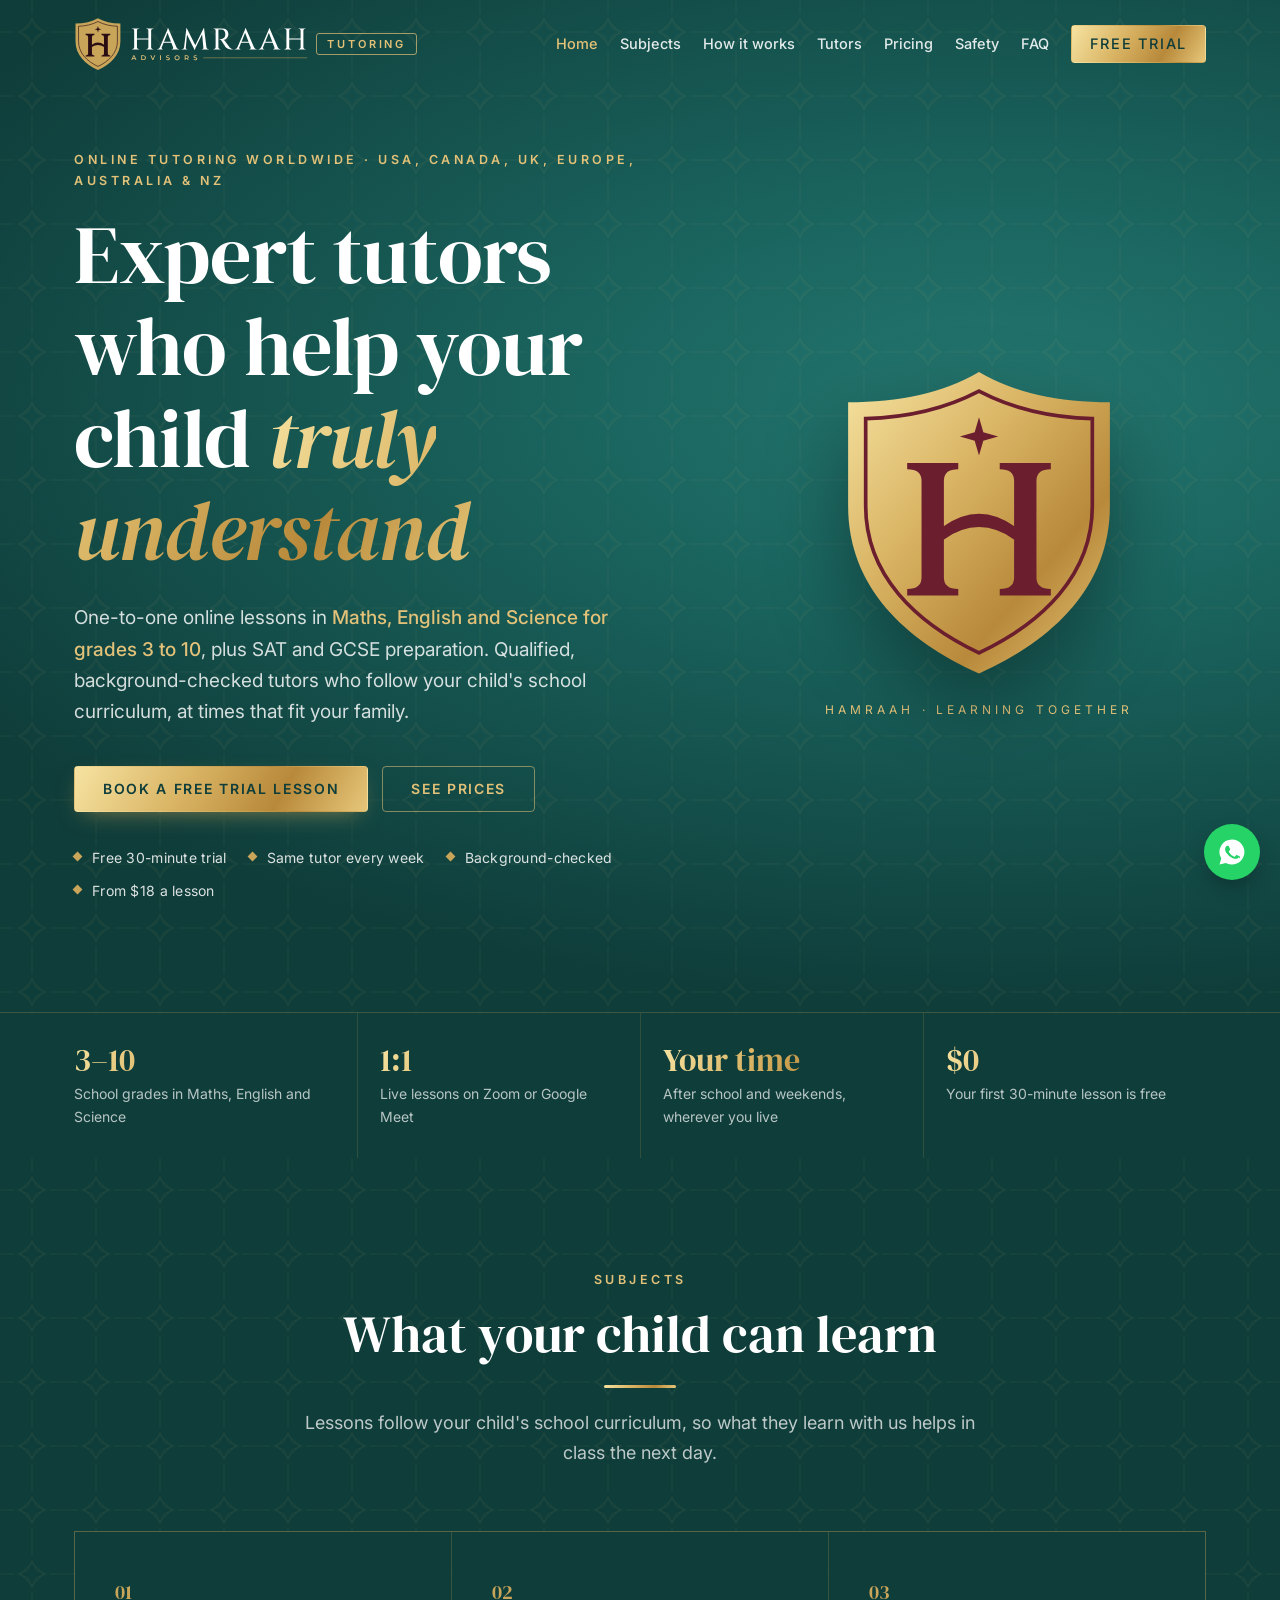
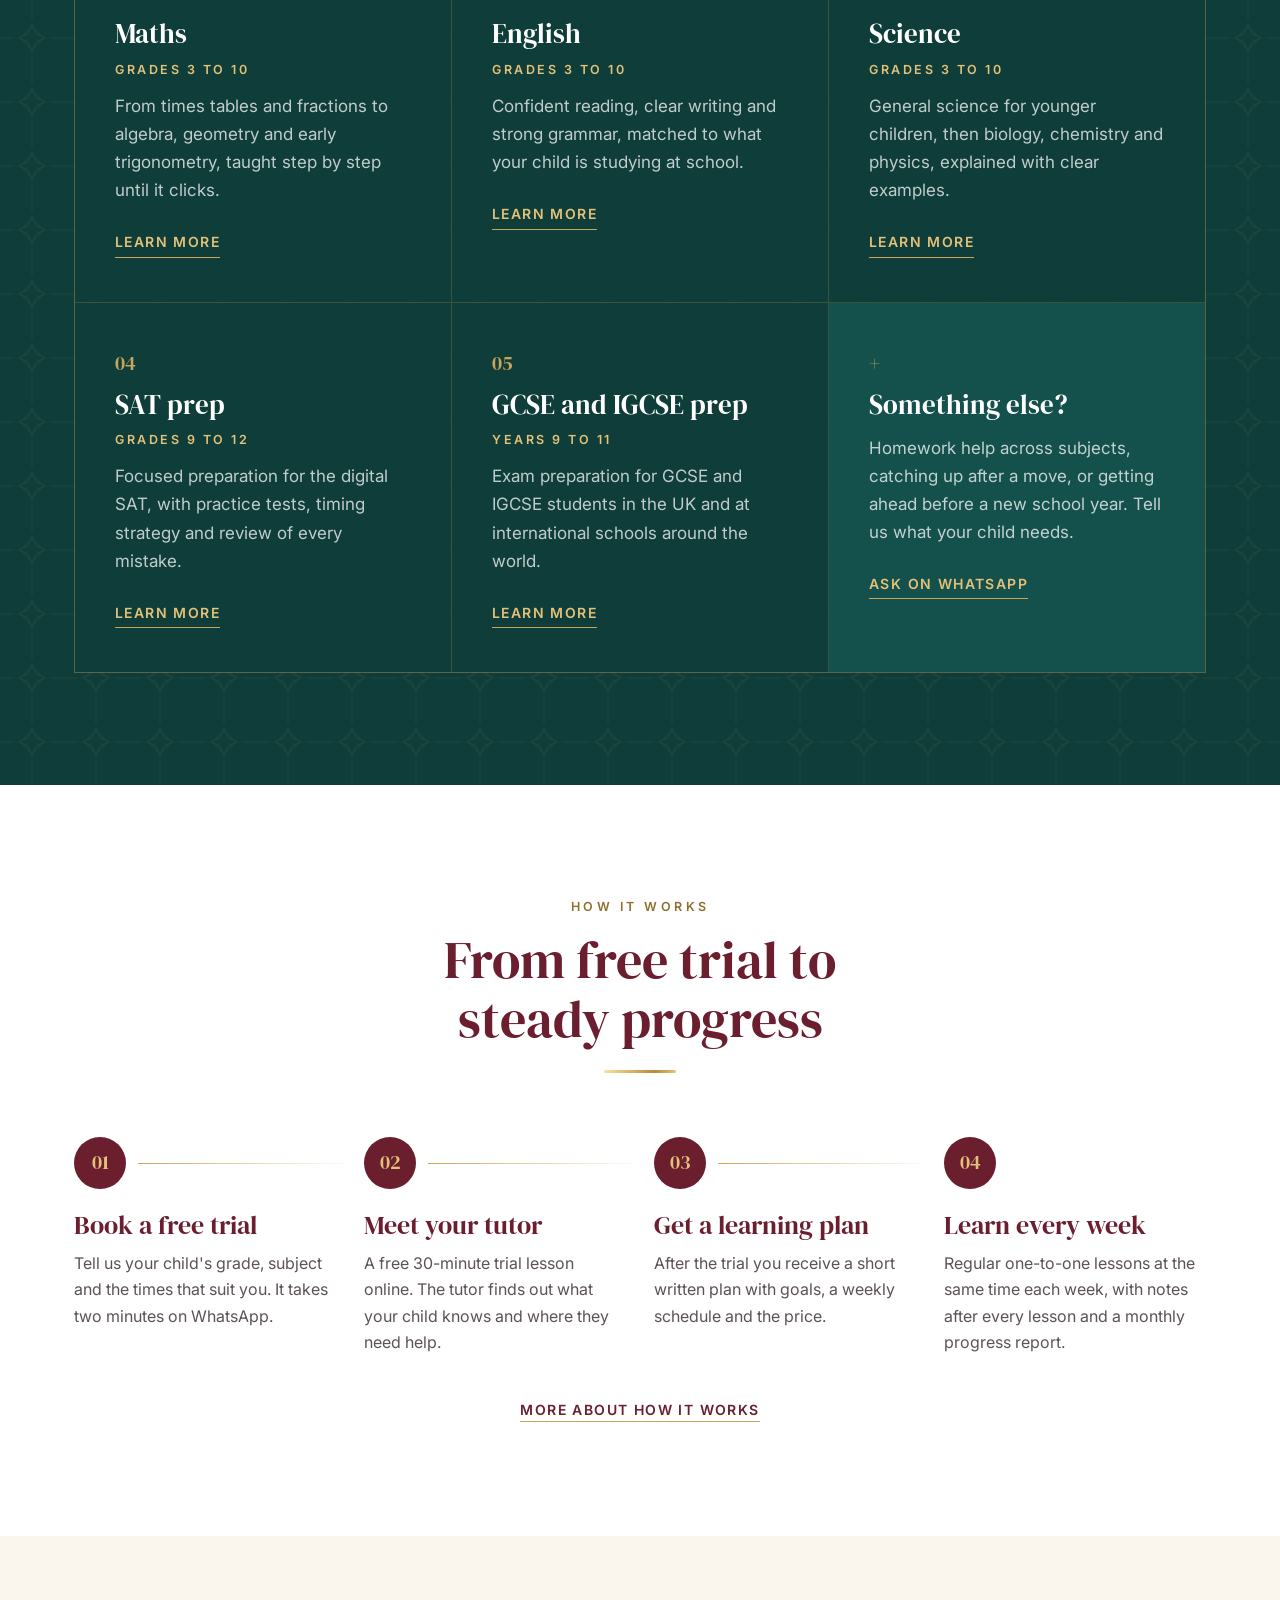
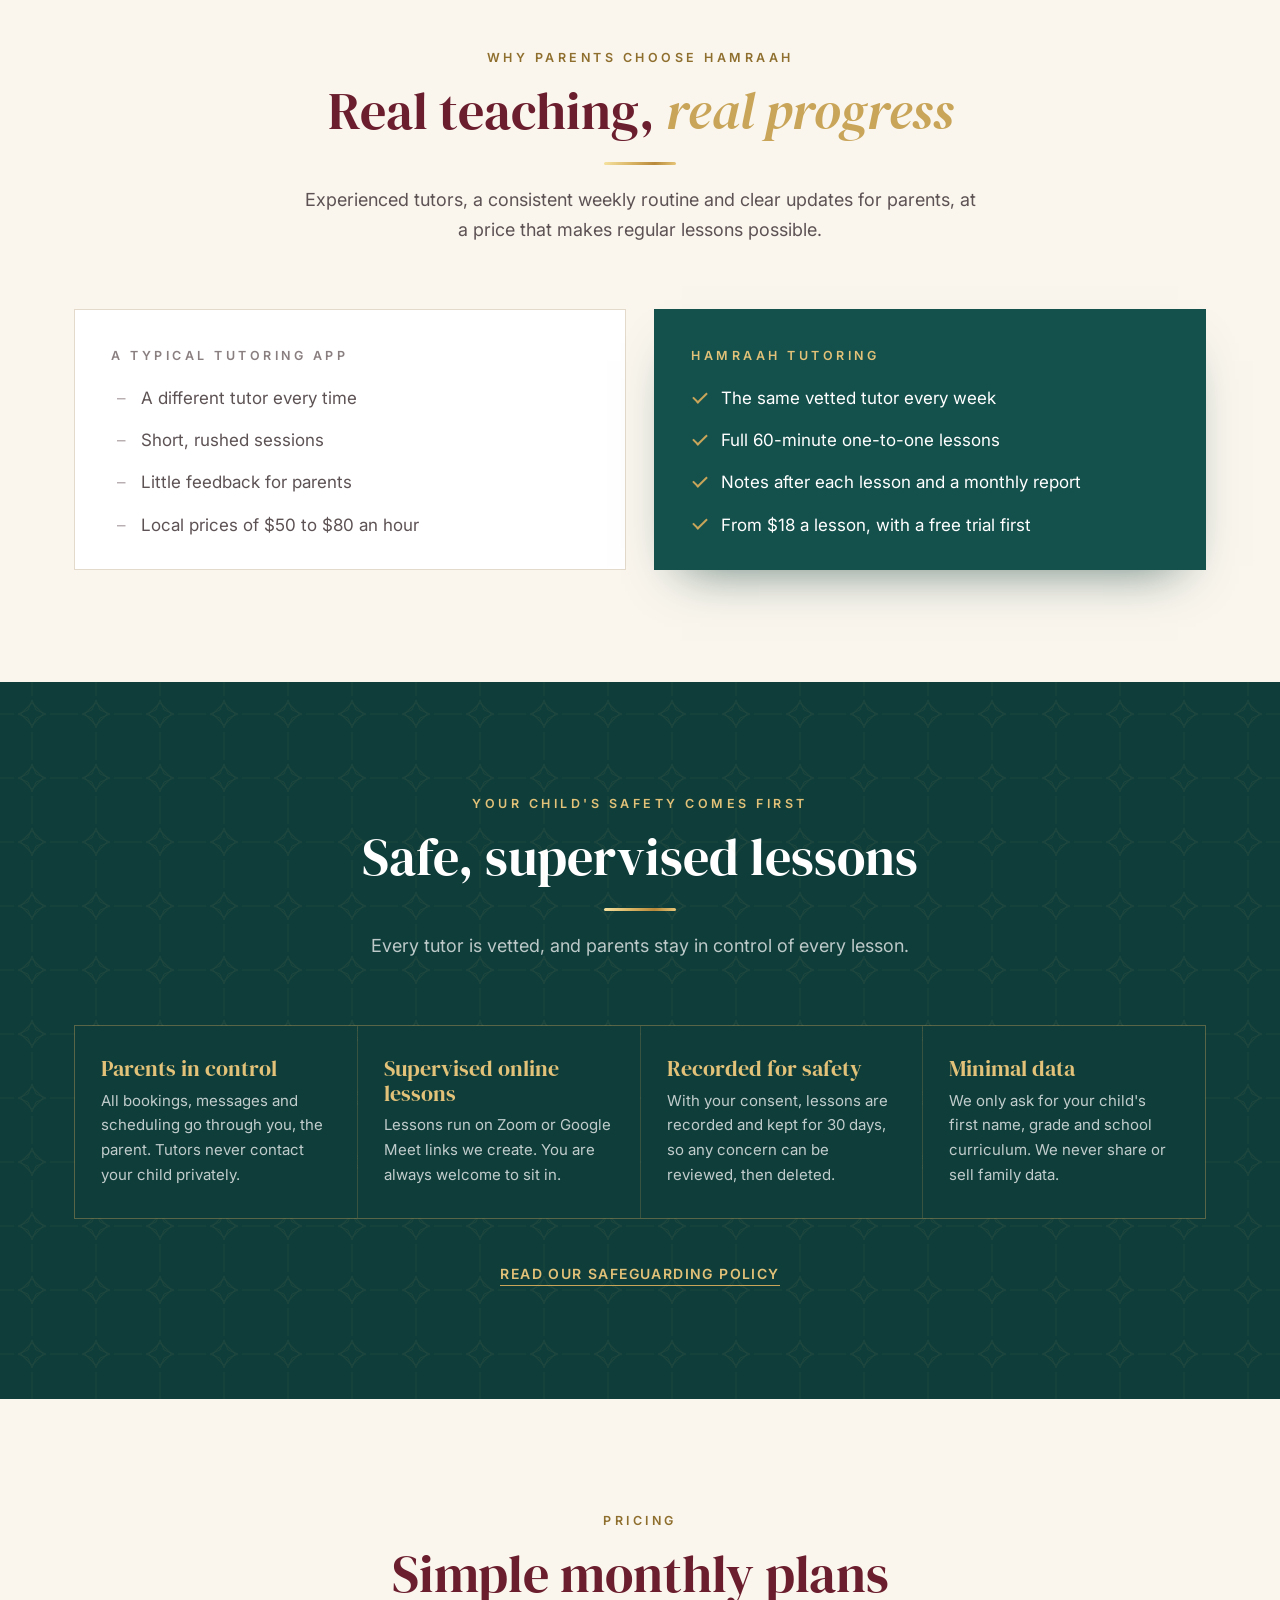
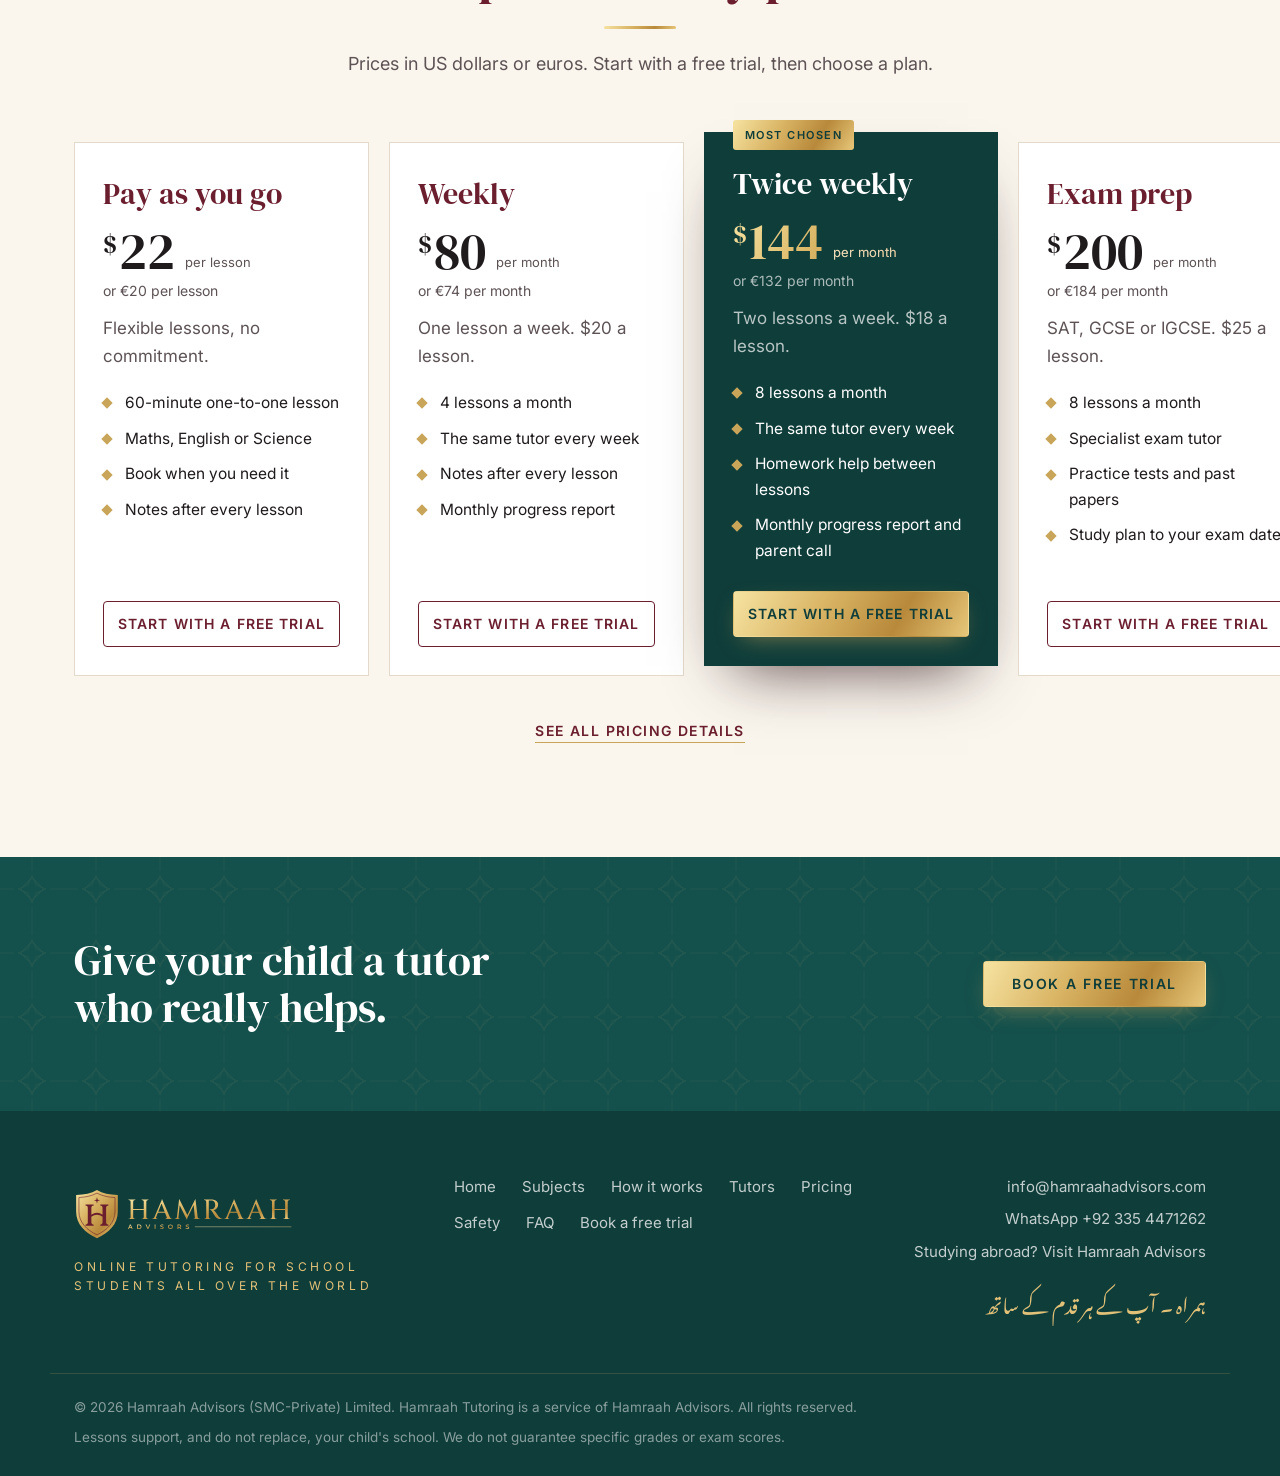
<file: index.html>
<!doctype html>
<html lang="en">
<head>
  <meta charset="utf-8">
  <meta name="viewport" content="width=device-width, initial-scale=1">
  <title>Online Maths, English &amp; Science Tutors | Hamraah Tutoring</title>
  <meta name="description" content="One-to-one online tutoring worldwide for grades 3 to 10: USA, Canada, UK, Europe, Australia and NZ. SAT and GCSE prep too. Vetted tutors, free trial.">
  <link rel="canonical" href="https://tutoring.hamraahadvisors.com/">
  <meta name="robots" content="index, follow, max-image-preview:large">
  <meta name="theme-color" content="#0F3D3A">
  <link rel="icon" href="/assets/favicon.svg" type="image/svg+xml">
  <link rel="icon" href="/assets/favicon-32.png" sizes="32x32" type="image/png">
  <link rel="apple-touch-icon" href="/assets/apple-touch-icon.png">
  <meta property="og:type" content="website">
  <meta property="og:site_name" content="Hamraah Tutoring">
  <meta property="og:locale" content="en_US">
  <meta property="og:url" content="https://tutoring.hamraahadvisors.com/">
  <meta property="og:title" content="Online Maths, English &amp; Science Tutors | Hamraah Tutoring">
  <meta property="og:description" content="One-to-one online tutoring worldwide for grades 3 to 10: USA, Canada, UK, Europe, Australia and NZ. SAT and GCSE prep too. Vetted tutors, free trial.">
  <meta property="og:image" content="https://tutoring.hamraahadvisors.com/assets/og-image.jpg">
  <meta property="og:image:width" content="1200">
  <meta property="og:image:height" content="630">
  <meta property="og:image:alt" content="Hamraah crest and logo">
  <meta name="twitter:card" content="summary_large_image">
  <meta name="twitter:title" content="Online Maths, English &amp; Science Tutors | Hamraah Tutoring">
  <meta name="twitter:description" content="One-to-one online tutoring worldwide for grades 3 to 10: USA, Canada, UK, Europe, Australia and NZ. SAT and GCSE prep too. Vetted tutors, free trial.">
  <meta name="twitter:image" content="https://tutoring.hamraahadvisors.com/assets/og-image.jpg">
  <link rel="preconnect" href="https://fonts.googleapis.com">
  <link rel="preconnect" href="https://fonts.gstatic.com" crossorigin>
  <link href="https://fonts.googleapis.com/css2?family=DM+Serif+Display:ital@0;1&family=Inter:wght@400;500;600&family=Noto+Nastaliq+Urdu:wght@500&display=swap" rel="stylesheet">
  <link rel="stylesheet" href="/styles.css">
  <script type="application/ld+json">
{
 "@context": "https://schema.org",
 "@graph": [
  {
   "@type": "EducationalOrganization",
   "@id": "https://tutoring.hamraahadvisors.com/#organization",
   "name": "Hamraah Tutoring",
   "legalName": "Hamraah Advisors (SMC-Private) Limited",
   "url": "https://tutoring.hamraahadvisors.com/",
   "parentOrganization": {
    "@type": "EducationalOrganization",
    "name": "Hamraah Advisors",
    "url": "https://www.hamraahadvisors.com/"
   },
   "logo": "https://tutoring.hamraahadvisors.com/assets/logo/hamraah-crest-full-colour.png",
   "image": "https://tutoring.hamraahadvisors.com/assets/og-image.jpg",
   "email": "info@hamraahadvisors.com",
   "description": "Online one-to-one tutoring in Maths, English and Science for school students worldwide, including the USA, Canada, the UK, Europe, Australia and New Zealand, grades 3 to 10, plus SAT and GCSE preparation, with vetted tutors from Pakistan.",
   "areaServed": [
    {
     "@type": "Country",
     "name": "United States"
    },
    {
     "@type": "Country",
     "name": "Canada"
    },
    {
     "@type": "Country",
     "name": "United Kingdom"
    },
    {
     "@type": "Place",
     "name": "Europe"
    },
    {
     "@type": "Country",
     "name": "Australia"
    },
    {
     "@type": "Country",
     "name": "New Zealand"
    }
   ],
   "knowsAbout": [
    "Online tutoring",
    "Maths tutoring",
    "English tutoring",
    "Science tutoring",
    "SAT preparation",
    "GCSE preparation"
   ]
  },
  {
   "@type": "WebSite",
   "@id": "https://tutoring.hamraahadvisors.com/#website",
   "url": "https://tutoring.hamraahadvisors.com/",
   "name": "Hamraah Tutoring",
   "publisher": {
    "@id": "https://tutoring.hamraahadvisors.com/#organization"
   },
   "inLanguage": "en"
  }
 ]
}
  </script>
</head>
<body class="tutoring">
  <a class="skip" href="#main">Skip to content</a>
  <header class="site-header" id="top">
    <div class="wrap header-inner">
      <a class="brand" href="/" aria-label="Hamraah Tutoring home">
        <img class="brand-light" src="/assets/logo/hamraah-horizontal-full-colour.svg" alt="Hamraah" width="729" height="230">
        <img class="brand-dark" src="/assets/logo/hamraah-horizontal-reversed.svg" alt="" width="729" height="230" aria-hidden="true">
        <span class="sub-brand">Tutoring</span>
      </a>
      <button class="nav-toggle" aria-expanded="false" aria-controls="nav" aria-label="Open menu"><span></span><span></span><span></span></button>
      <nav class="nav" id="nav" aria-label="Main"><a href="/" aria-current="page">Home</a><a href="/subjects">Subjects</a><a href="/how-it-works">How it works</a><a href="/tutors">Tutors</a><a href="/pricing">Pricing</a><a href="/safeguarding">Safety</a><a href="/faq">FAQ</a><a class="btn btn-small" href="/book">Free trial</a></nav>
    </div>
  </header>
  <main id="main">
<section class="hero"><div class="pattern" aria-hidden="true"></div>
<div class="wrap hero-inner"><div class="hero-copy">
<p class="eyebrow">Online tutoring worldwide · USA, Canada, UK, Europe, Australia &amp; NZ</p>
<h1>Expert tutors who help your child <em>truly understand</em></h1>
<p class="lede">One-to-one online lessons in <strong>Maths, English and Science for grades 3 to 10</strong>, plus SAT and GCSE preparation. Qualified, background-checked tutors who follow your child's school curriculum, at times that fit your family.</p>
<div class="hero-cta"><a class="btn btn-gold" href="/book">Book a free trial lesson</a><a class="btn btn-ghost" href="/pricing">See prices</a></div>
<ul class="hero-badges"><li>Free 30-minute trial</li><li>Same tutor every week</li><li>Background-checked</li><li>From $18 a lesson</li></ul>
</div><div class="hero-mark" aria-hidden="true"><img src="/assets/logo/hamraah-crest-gold-foil.svg" alt="" width="500" height="500"><p class="tagline">Hamraah · learning together</p></div></div></section>
<section class="strip" aria-label="Highlights"><div class="wrap strip-inner">
<div><span class="num">3–10</span><span class="lbl">School grades in Maths, English and Science</span></div>
<div><span class="num">1:1</span><span class="lbl">Live lessons on Zoom or Google Meet</span></div>
<div><span class="num">Your time</span><span class="lbl">After school and weekends, wherever you live</span></div>
<div><span class="num">$0</span><span class="lbl">Your first 30-minute lesson is free</span></div>
</div></section>
<section class="section dark"><div class="pattern" aria-hidden="true"></div><div class="wrap"><div class="section-head"><p class="eyebrow">Subjects</p><h2>What your child can learn</h2><span class="rule"></span><p class="sub">Lessons follow your child's school curriculum, so what they learn with us helps in class the next day.</p></div><div class="services three"><article class="service" id="maths"><span class="idx">01</span><h3>Maths</h3><p class="level">Grades 3 to 10</p><p class="svc-intro">From times tables and fractions to algebra, geometry and early trigonometry, taught step by step until it clicks.</p><a class="more" href="/subjects#maths">Learn more</a></article><article class="service" id="english"><span class="idx">02</span><h3>English</h3><p class="level">Grades 3 to 10</p><p class="svc-intro">Confident reading, clear writing and strong grammar, matched to what your child is studying at school.</p><a class="more" href="/subjects#english">Learn more</a></article><article class="service" id="science"><span class="idx">03</span><h3>Science</h3><p class="level">Grades 3 to 10</p><p class="svc-intro">General science for younger children, then biology, chemistry and physics, explained with clear examples.</p><a class="more" href="/subjects#science">Learn more</a></article><article class="service" id="sat"><span class="idx">04</span><h3>SAT prep</h3><p class="level">Grades 9 to 12</p><p class="svc-intro">Focused preparation for the digital SAT, with practice tests, timing strategy and review of every mistake.</p><a class="more" href="/subjects#sat">Learn more</a></article><article class="service" id="gcse"><span class="idx">05</span><h3>GCSE and IGCSE prep</h3><p class="level">Years 9 to 11</p><p class="svc-intro">Exam preparation for GCSE and IGCSE students in the UK and at international schools around the world.</p><a class="more" href="/subjects#gcse">Learn more</a></article><article class="service ask"><span class="idx">+</span><h3>Something else?</h3><p class="svc-intro">Homework help across subjects, catching up after a move, or getting ahead before a new school year. Tell us what your child needs.</p><a class="more" href="https://wa.me/923354471262" target="_blank" rel="noopener">Ask on WhatsApp</a></article></div></div></section>
<section class="section "><div class="wrap"><div class="section-head"><p class="eyebrow">How it works</p><h2>From free trial to steady progress</h2><span class="rule"></span></div><ol class="steps"><li><h3>Book a free trial</h3><p>Tell us your child&#x27;s grade, subject and the times that suit you. It takes two minutes on WhatsApp.</p></li><li><h3>Meet your tutor</h3><p>A free 30-minute trial lesson online. The tutor finds out what your child knows and where they need help.</p></li><li><h3>Get a learning plan</h3><p>After the trial you receive a short written plan with goals, a weekly schedule and the price.</p></li><li><h3>Learn every week</h3><p>Regular one-to-one lessons at the same time each week, with notes after every lesson and a monthly progress report.</p></li></ol><p class="center-link"><a href="/how-it-works">More about how it works</a></p></div></section>
<section class="section tint"><div class="wrap"><div class="section-head"><p class="eyebrow">Why parents choose Hamraah</p><h2>Real teaching, <em>real progress</em></h2><span class="rule"></span><p class="sub">Experienced tutors, a consistent weekly routine and clear updates for parents, at a price that makes regular lessons possible.</p></div><div class="compare">
  <div class="compare-col them"><p class="kicker">A typical tutoring app</p><ul>
    <li>A different tutor every time</li>
    <li>Short, rushed sessions</li>
    <li>Little feedback for parents</li>
    <li>Local prices of $50 to $80 an hour</li></ul></div>
  <div class="compare-col us"><p class="kicker">Hamraah Tutoring</p><ul>
    <li>The same vetted tutor every week</li>
    <li>Full 60-minute one-to-one lessons</li>
    <li>Notes after each lesson and a monthly report</li>
    <li>From $18 a lesson, with a free trial first</li></ul></div>
</div></div></section>
<section class="section dark"><div class="pattern" aria-hidden="true"></div><div class="wrap"><div class="section-head"><p class="eyebrow">Your child's safety comes first</p><h2>Safe, supervised lessons</h2><span class="rule"></span><p class="sub">Every tutor is vetted, and parents stay in control of every lesson.</p></div><div class="promises"><div><h3>Parents in control</h3><p>All bookings, messages and scheduling go through you, the parent. Tutors never contact your child privately.</p></div><div><h3>Supervised online lessons</h3><p>Lessons run on Zoom or Google Meet links we create. You are always welcome to sit in.</p></div><div><h3>Recorded for safety</h3><p>With your consent, lessons are recorded and kept for 30 days, so any concern can be reviewed, then deleted.</p></div><div><h3>Minimal data</h3><p>We only ask for your child&#x27;s first name, grade and school curriculum. We never share or sell family data.</p></div></div><p class="center-link"><a href="/safeguarding">Read our safeguarding policy</a></p></div></section>
<section class="section tint"><div class="wrap"><div class="section-head"><p class="eyebrow">Pricing</p><h2>Simple monthly plans</h2><span class="rule"></span><p class="sub">Prices in US dollars or euros. Start with a free trial, then choose a plan.</p></div><div class="packages"><article class="pkg"><h3>Pay as you go</h3><p class="amount"><span class="cur">$</span>22<span class="per">per lesson</span></p><p class="eur">or €20 per lesson</p><p class="pkg-lede">Flexible lessons, no commitment.</p><ul><li>60-minute one-to-one lesson</li><li>Maths, English or Science</li><li>Book when you need it</li><li>Notes after every lesson</li></ul><a class="btn btn-outline" href="/book?plan=Pay+as+you+go">Start with a free trial</a></article><article class="pkg"><h3>Weekly</h3><p class="amount"><span class="cur">$</span>80<span class="per">per month</span></p><p class="eur">or €74 per month</p><p class="pkg-lede">One lesson a week. $20 a lesson.</p><ul><li>4 lessons a month</li><li>The same tutor every week</li><li>Notes after every lesson</li><li>Monthly progress report</li></ul><a class="btn btn-outline" href="/book?plan=Weekly">Start with a free trial</a></article><article class="pkg featured"><span class="badge">Most chosen</span><h3>Twice weekly</h3><p class="amount"><span class="cur">$</span>144<span class="per">per month</span></p><p class="eur">or €132 per month</p><p class="pkg-lede">Two lessons a week. $18 a lesson.</p><ul><li>8 lessons a month</li><li>The same tutor every week</li><li>Homework help between lessons</li><li>Monthly progress report and parent call</li></ul><a class="btn btn-gold" href="/book?plan=Twice+weekly">Start with a free trial</a></article><article class="pkg"><h3>Exam prep</h3><p class="amount"><span class="cur">$</span>200<span class="per">per month</span></p><p class="eur">or €184 per month</p><p class="pkg-lede">SAT, GCSE or IGCSE. $25 a lesson.</p><ul><li>8 lessons a month</li><li>Specialist exam tutor</li><li>Practice tests and past papers</li><li>Study plan to your exam date</li></ul><a class="btn btn-outline" href="/book?plan=Exam+prep">Start with a free trial</a></article></div><p class="center-link"><a href="/pricing">See all pricing details</a></p></div></section>
<section class="band"><div class="pattern" aria-hidden="true"></div>
<div class="wrap band-inner"><h2>Give your child a tutor who really helps.</h2><a class="btn btn-gold" href="/book">Book a free trial</a></div></section>
  </main>
  <footer class="site-footer">
    <div class="wrap footer-inner">
      <div class="footer-brand">
        <img src="/assets/logo/hamraah-horizontal-gold-foil.svg" alt="Hamraah" width="729" height="230">
        <p>Online tutoring for school students all over the world</p>
      </div>
      <nav class="footer-nav" aria-label="Footer"><a href="/" aria-current="page">Home</a><a href="/subjects">Subjects</a><a href="/how-it-works">How it works</a><a href="/tutors">Tutors</a><a href="/pricing">Pricing</a><a href="/safeguarding">Safety</a><a href="/faq">FAQ</a><a href="/book">Book a free trial</a></nav>
      <div class="footer-contact">
        <a href="mailto:info@hamraahadvisors.com">info@hamraahadvisors.com</a>
        <a href="https://wa.me/923354471262" target="_blank" rel="noopener">WhatsApp +92 335 4471262</a>
        <a href="https://www.hamraahadvisors.com/">Studying abroad? Visit Hamraah Advisors</a>
        <p class="urdu" lang="ur" dir="rtl">ہمراہ ۔ آپ کے ہر قدم کے ساتھ</p>
      </div>
    </div>
    <div class="wrap legal">
      <p>© 2026 Hamraah Advisors (SMC-Private) Limited. Hamraah Tutoring is a service of Hamraah Advisors. All rights reserved.</p>
      <p>Lessons support, and do not replace, your child's school. We do not guarantee specific grades or exam scores.</p>
    </div>
  </footer>
  <a class="wa-float" href="https://wa.me/923354471262" target="_blank" rel="noopener" aria-label="Chat with Hamraah Tutoring on WhatsApp"><svg viewBox="0 0 24 24" aria-hidden="true"><path d="M12 2a10 10 0 0 0-8.6 15.1L2 22l5-1.3A10 10 0 1 0 12 2zm5.3 14.1c-.2.6-1.3 1.2-1.8 1.3-.5 0-1 .2-3.3-.7a11.6 11.6 0 0 1-4.6-4c-.4-.5-1.1-1.6-1.1-3s.7-2 1-2.3a1 1 0 0 1 .8-.4h.6c.2 0 .4 0 .6.5l.9 2.1c.1.2.1.4 0 .6l-.4.6-.4.5c-.1.1-.3.3-.1.6a8.7 8.7 0 0 0 4.3 3.8c.3.1.5.1.6-.1l.9-1.1c.2-.3.4-.2.6-.1l2 1c.3.1.5.2.5.3a2.4 2.4 0 0 1-.1 1.3z"/></svg></a>
  <script src="/main.js" defer></script>
</body>
</html>
</file>
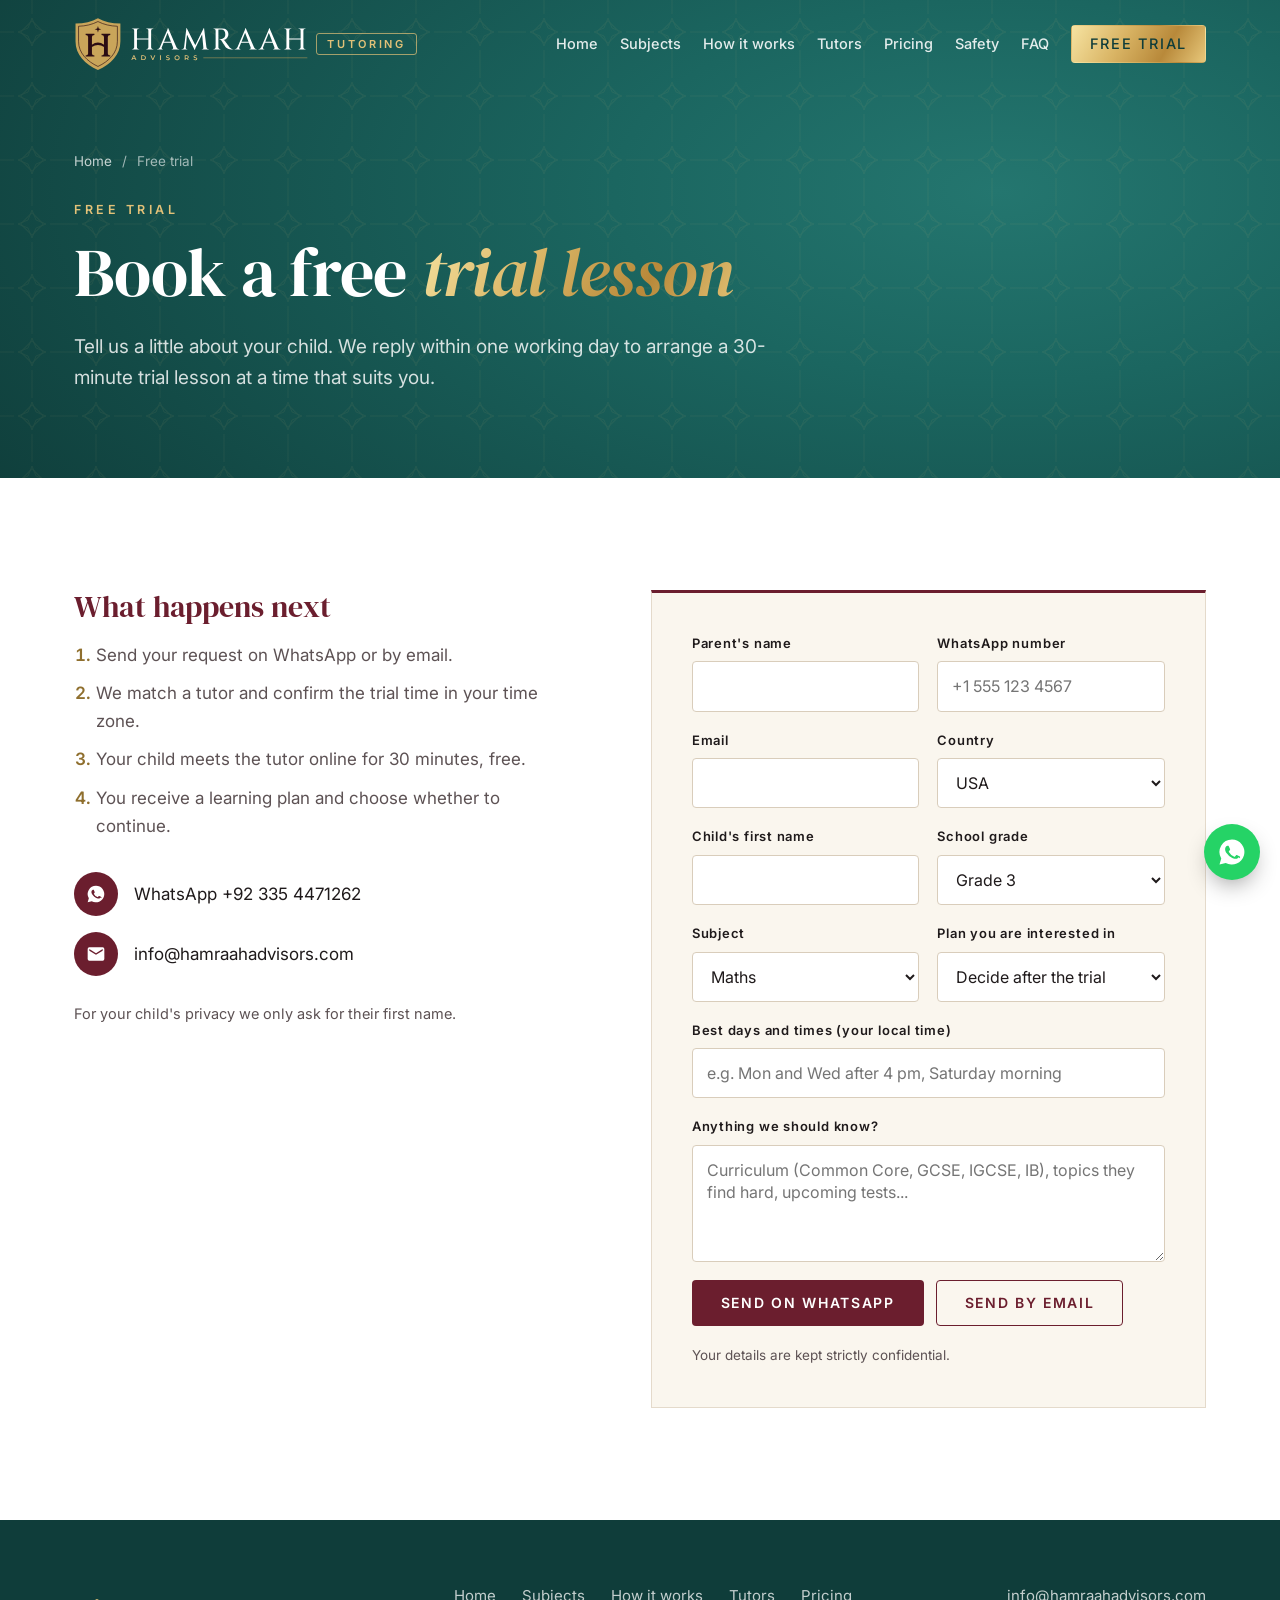
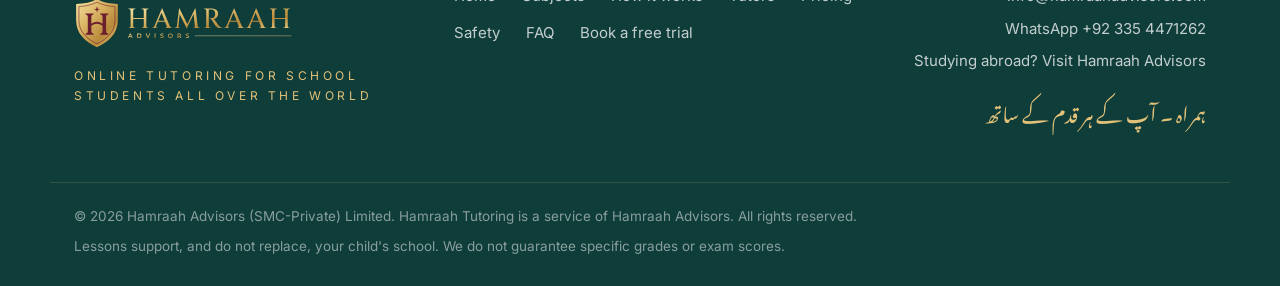
<file: book.html>
<!doctype html>
<html lang="en">
<head>
  <meta charset="utf-8">
  <meta name="viewport" content="width=device-width, initial-scale=1">
  <title>Book a Free Trial Tutoring Lesson | Hamraah Tutoring</title>
  <meta name="description" content="Book a free 30-minute online trial lesson in Maths, English, Science, SAT or GCSE prep. Tell us your child&#x27;s grade and the times that suit you.">
  <link rel="canonical" href="https://tutoring.hamraahadvisors.com/book">
  <meta name="robots" content="index, follow, max-image-preview:large">
  <meta name="theme-color" content="#0F3D3A">
  <link rel="icon" href="/assets/favicon.svg" type="image/svg+xml">
  <link rel="icon" href="/assets/favicon-32.png" sizes="32x32" type="image/png">
  <link rel="apple-touch-icon" href="/assets/apple-touch-icon.png">
  <meta property="og:type" content="website">
  <meta property="og:site_name" content="Hamraah Tutoring">
  <meta property="og:locale" content="en_US">
  <meta property="og:url" content="https://tutoring.hamraahadvisors.com/book">
  <meta property="og:title" content="Book a Free Trial Tutoring Lesson | Hamraah Tutoring">
  <meta property="og:description" content="Book a free 30-minute online trial lesson in Maths, English, Science, SAT or GCSE prep. Tell us your child&#x27;s grade and the times that suit you.">
  <meta property="og:image" content="https://tutoring.hamraahadvisors.com/assets/og-image.jpg">
  <meta property="og:image:width" content="1200">
  <meta property="og:image:height" content="630">
  <meta property="og:image:alt" content="Hamraah crest and logo">
  <meta name="twitter:card" content="summary_large_image">
  <meta name="twitter:title" content="Book a Free Trial Tutoring Lesson | Hamraah Tutoring">
  <meta name="twitter:description" content="Book a free 30-minute online trial lesson in Maths, English, Science, SAT or GCSE prep. Tell us your child&#x27;s grade and the times that suit you.">
  <meta name="twitter:image" content="https://tutoring.hamraahadvisors.com/assets/og-image.jpg">
  <link rel="preconnect" href="https://fonts.googleapis.com">
  <link rel="preconnect" href="https://fonts.gstatic.com" crossorigin>
  <link href="https://fonts.googleapis.com/css2?family=DM+Serif+Display:ital@0;1&family=Inter:wght@400;500;600&family=Noto+Nastaliq+Urdu:wght@500&display=swap" rel="stylesheet">
  <link rel="stylesheet" href="/styles.css">
  <script type="application/ld+json">
{
 "@context": "https://schema.org",
 "@graph": [
  {
   "@type": "EducationalOrganization",
   "@id": "https://tutoring.hamraahadvisors.com/#organization",
   "name": "Hamraah Tutoring",
   "legalName": "Hamraah Advisors (SMC-Private) Limited",
   "url": "https://tutoring.hamraahadvisors.com/",
   "parentOrganization": {
    "@type": "EducationalOrganization",
    "name": "Hamraah Advisors",
    "url": "https://www.hamraahadvisors.com/"
   },
   "logo": "https://tutoring.hamraahadvisors.com/assets/logo/hamraah-crest-full-colour.png",
   "image": "https://tutoring.hamraahadvisors.com/assets/og-image.jpg",
   "email": "info@hamraahadvisors.com",
   "description": "Online one-to-one tutoring in Maths, English and Science for school students worldwide, including the USA, Canada, the UK, Europe, Australia and New Zealand, grades 3 to 10, plus SAT and GCSE preparation, with vetted tutors from Pakistan.",
   "areaServed": [
    {
     "@type": "Country",
     "name": "United States"
    },
    {
     "@type": "Country",
     "name": "Canada"
    },
    {
     "@type": "Country",
     "name": "United Kingdom"
    },
    {
     "@type": "Place",
     "name": "Europe"
    },
    {
     "@type": "Country",
     "name": "Australia"
    },
    {
     "@type": "Country",
     "name": "New Zealand"
    }
   ],
   "knowsAbout": [
    "Online tutoring",
    "Maths tutoring",
    "English tutoring",
    "Science tutoring",
    "SAT preparation",
    "GCSE preparation"
   ]
  },
  {
   "@type": "WebSite",
   "@id": "https://tutoring.hamraahadvisors.com/#website",
   "url": "https://tutoring.hamraahadvisors.com/",
   "name": "Hamraah Tutoring",
   "publisher": {
    "@id": "https://tutoring.hamraahadvisors.com/#organization"
   },
   "inLanguage": "en"
  },
  {
   "@type": "BreadcrumbList",
   "itemListElement": [
    {
     "@type": "ListItem",
     "position": 1,
     "name": "Home",
     "item": "https://tutoring.hamraahadvisors.com/"
    },
    {
     "@type": "ListItem",
     "position": 2,
     "name": "Free trial",
     "item": "https://tutoring.hamraahadvisors.com/book"
    }
   ]
  }
 ]
}
  </script>
</head>
<body class="tutoring">
  <a class="skip" href="#main">Skip to content</a>
  <header class="site-header" id="top">
    <div class="wrap header-inner">
      <a class="brand" href="/" aria-label="Hamraah Tutoring home">
        <img class="brand-light" src="/assets/logo/hamraah-horizontal-full-colour.svg" alt="Hamraah" width="729" height="230">
        <img class="brand-dark" src="/assets/logo/hamraah-horizontal-reversed.svg" alt="" width="729" height="230" aria-hidden="true">
        <span class="sub-brand">Tutoring</span>
      </a>
      <button class="nav-toggle" aria-expanded="false" aria-controls="nav" aria-label="Open menu"><span></span><span></span><span></span></button>
      <nav class="nav" id="nav" aria-label="Main"><a href="/">Home</a><a href="/subjects">Subjects</a><a href="/how-it-works">How it works</a><a href="/tutors">Tutors</a><a href="/pricing">Pricing</a><a href="/safeguarding">Safety</a><a href="/faq">FAQ</a><a class="btn btn-small" href="/book">Free trial</a></nav>
    </div>
  </header>
  <main id="main">
<section class="hero page-hero"><div class="pattern" aria-hidden="true"></div>
<div class="wrap"><nav class="crumbs" aria-label="Breadcrumb"><a href="/">Home</a><span aria-hidden="true">/</span><span aria-current="page">Free trial</span></nav>
<p class="eyebrow">Free trial</p><h1>Book a free <em>trial lesson</em></h1><p class="lede">Tell us a little about your child. We reply within one working day to arrange a 30-minute trial lesson at a time that suits you.</p></div></section>
<section class="section"><div class="wrap contact-grid">
<div>
<h2 class="h-small">What happens next</h2>
<ol class="next-steps"><li>Send your request on WhatsApp or by email.</li><li>We match a tutor and confirm the trial time in your time zone.</li><li>Your child meets the tutor online for 30 minutes, free.</li><li>You receive a learning plan and choose whether to continue.</li></ol>
<ul class="contact-list">
<li><span class="ico" aria-hidden="true"><svg viewBox="0 0 24 24"><path d="M12 2a10 10 0 0 0-8.6 15.1L2 22l5-1.3A10 10 0 1 0 12 2zm5.3 14.1c-.2.6-1.3 1.2-1.8 1.3-.5 0-1 .2-3.3-.7a11.6 11.6 0 0 1-4.6-4c-.4-.5-1.1-1.6-1.1-3s.7-2 1-2.3a1 1 0 0 1 .8-.4h.6c.2 0 .4 0 .6.5l.9 2.1c.1.2.1.4 0 .6l-.4.6-.4.5c-.1.1-.3.3-.1.6a8.7 8.7 0 0 0 4.3 3.8c.3.1.5.1.6-.1l.9-1.1c.2-.3.4-.2.6-.1l2 1c.3.1.5.2.5.3a2.4 2.4 0 0 1-.1 1.3z"/></svg></span><a href="https://wa.me/923354471262" target="_blank" rel="noopener">WhatsApp +92 335 4471262</a></li>
<li><span class="ico" aria-hidden="true"><svg viewBox="0 0 24 24"><path d="M20 4H4a2 2 0 0 0-2 2v12a2 2 0 0 0 2 2h16a2 2 0 0 0 2-2V6a2 2 0 0 0-2-2zm0 4-8 5-8-5V6l8 5 8-5z"/></svg></span><a href="mailto:info@hamraahadvisors.com">info@hamraahadvisors.com</a></li>
</ul>
<p class="hours">For your child's privacy we only ask for their first name.</p>
</div>
<form class="form" id="book-form" novalidate>
<div class="row2"><label>Parent's name<input name="name" type="text" autocomplete="name" required></label>
<label>WhatsApp number<input name="phone" type="tel" autocomplete="tel" placeholder="+1 555 123 4567" required></label></div>
<div class="row2"><label>Email<input name="email" type="email" autocomplete="email" required></label>
<label>Country<select name="country"><option>USA</option><option>Canada</option><option>UK</option><option>Germany</option><option>France</option><option>Netherlands</option><option>Ireland</option><option>Italy</option><option>Spain</option><option>Other in Europe</option><option>Australia</option><option>New Zealand</option><option>UAE</option><option>Saudi Arabia</option><option>Other</option></select></label></div>
<div class="row2"><label>Child's first name<input name="child" type="text" autocomplete="off"></label>
<label>School grade<select name="grade"><option>Grade 3</option><option>Grade 4</option><option>Grade 5</option><option>Grade 6</option><option>Grade 7</option><option>Grade 8</option><option>Grade 9</option><option>Grade 10</option><option>Grade 11</option><option>Grade 12</option></select></label></div>
<div class="row2"><label>Subject<select name="subject"><option>Maths</option><option>English</option><option>Science</option><option>SAT prep</option><option>GCSE and IGCSE prep</option><option>Not sure yet</option></select></label>
<label>Plan you are interested in<select name="plan"><option>Decide after the trial</option><option>Pay as you go</option><option>Weekly</option><option>Twice weekly</option><option>Exam prep</option></select></label></div>
<label>Best days and times (your local time)<input name="times" type="text" placeholder="e.g. Mon and Wed after 4 pm, Saturday morning"></label>
<label>Anything we should know?<textarea name="message" rows="4" placeholder="Curriculum (Common Core, GCSE, IGCSE, IB), topics they find hard, upcoming tests..."></textarea></label>
<div class="form-actions"><button class="btn btn-maroon" type="submit" name="via" value="whatsapp">Send on WhatsApp</button>
<button class="btn btn-outline" type="submit" name="via" value="email">Send by email</button></div>
<p class="form-note" role="status" aria-live="polite">Your details are kept strictly confidential.</p>
</form></div></section>
  </main>
  <footer class="site-footer">
    <div class="wrap footer-inner">
      <div class="footer-brand">
        <img src="/assets/logo/hamraah-horizontal-gold-foil.svg" alt="Hamraah" width="729" height="230">
        <p>Online tutoring for school students all over the world</p>
      </div>
      <nav class="footer-nav" aria-label="Footer"><a href="/">Home</a><a href="/subjects">Subjects</a><a href="/how-it-works">How it works</a><a href="/tutors">Tutors</a><a href="/pricing">Pricing</a><a href="/safeguarding">Safety</a><a href="/faq">FAQ</a><a href="/book">Book a free trial</a></nav>
      <div class="footer-contact">
        <a href="mailto:info@hamraahadvisors.com">info@hamraahadvisors.com</a>
        <a href="https://wa.me/923354471262" target="_blank" rel="noopener">WhatsApp +92 335 4471262</a>
        <a href="https://www.hamraahadvisors.com/">Studying abroad? Visit Hamraah Advisors</a>
        <p class="urdu" lang="ur" dir="rtl">ہمراہ ۔ آپ کے ہر قدم کے ساتھ</p>
      </div>
    </div>
    <div class="wrap legal">
      <p>© 2026 Hamraah Advisors (SMC-Private) Limited. Hamraah Tutoring is a service of Hamraah Advisors. All rights reserved.</p>
      <p>Lessons support, and do not replace, your child's school. We do not guarantee specific grades or exam scores.</p>
    </div>
  </footer>
  <a class="wa-float" href="https://wa.me/923354471262" target="_blank" rel="noopener" aria-label="Chat with Hamraah Tutoring on WhatsApp"><svg viewBox="0 0 24 24" aria-hidden="true"><path d="M12 2a10 10 0 0 0-8.6 15.1L2 22l5-1.3A10 10 0 1 0 12 2zm5.3 14.1c-.2.6-1.3 1.2-1.8 1.3-.5 0-1 .2-3.3-.7a11.6 11.6 0 0 1-4.6-4c-.4-.5-1.1-1.6-1.1-3s.7-2 1-2.3a1 1 0 0 1 .8-.4h.6c.2 0 .4 0 .6.5l.9 2.1c.1.2.1.4 0 .6l-.4.6-.4.5c-.1.1-.3.3-.1.6a8.7 8.7 0 0 0 4.3 3.8c.3.1.5.1.6-.1l.9-1.1c.2-.3.4-.2.6-.1l2 1c.3.1.5.2.5.3a2.4 2.4 0 0 1-.1 1.3z"/></svg></a>
  <script src="/main.js" defer></script>
</body>
</html>
</file>
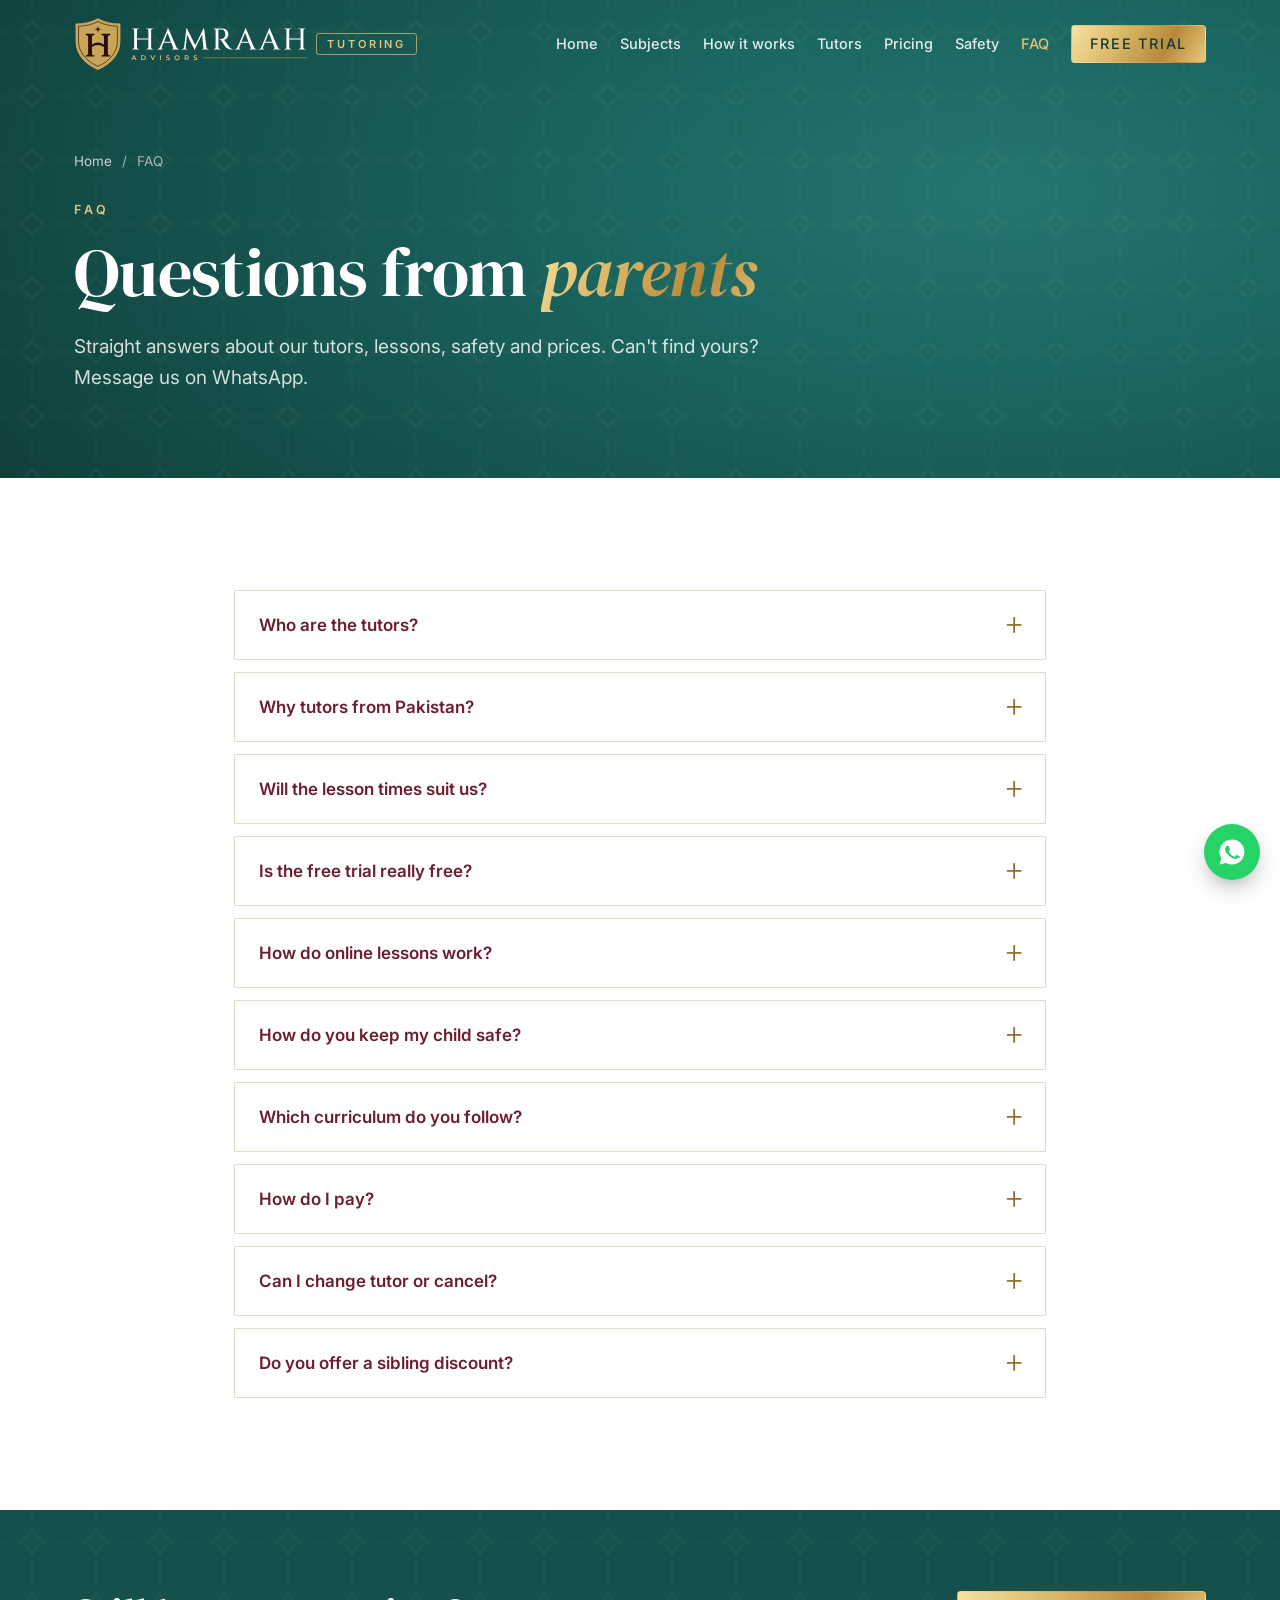
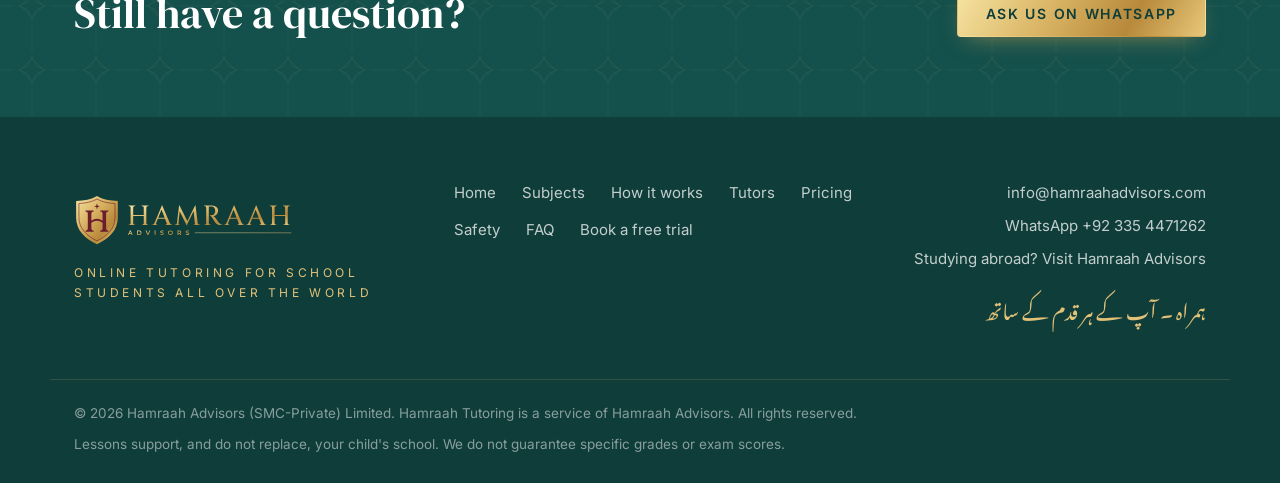
<file: faq.html>
<!doctype html>
<html lang="en">
<head>
  <meta charset="utf-8">
  <meta name="viewport" content="width=device-width, initial-scale=1">
  <title>Online Tutoring FAQ for Parents | Hamraah Tutoring</title>
  <meta name="description" content="Answers for parents worldwide: who the tutors are, lesson times, the free trial, online safety, curricula, prices and payments.">
  <link rel="canonical" href="https://tutoring.hamraahadvisors.com/faq">
  <meta name="robots" content="index, follow, max-image-preview:large">
  <meta name="theme-color" content="#0F3D3A">
  <link rel="icon" href="/assets/favicon.svg" type="image/svg+xml">
  <link rel="icon" href="/assets/favicon-32.png" sizes="32x32" type="image/png">
  <link rel="apple-touch-icon" href="/assets/apple-touch-icon.png">
  <meta property="og:type" content="website">
  <meta property="og:site_name" content="Hamraah Tutoring">
  <meta property="og:locale" content="en_US">
  <meta property="og:url" content="https://tutoring.hamraahadvisors.com/faq">
  <meta property="og:title" content="Online Tutoring FAQ for Parents | Hamraah Tutoring">
  <meta property="og:description" content="Answers for parents worldwide: who the tutors are, lesson times, the free trial, online safety, curricula, prices and payments.">
  <meta property="og:image" content="https://tutoring.hamraahadvisors.com/assets/og-image.jpg">
  <meta property="og:image:width" content="1200">
  <meta property="og:image:height" content="630">
  <meta property="og:image:alt" content="Hamraah crest and logo">
  <meta name="twitter:card" content="summary_large_image">
  <meta name="twitter:title" content="Online Tutoring FAQ for Parents | Hamraah Tutoring">
  <meta name="twitter:description" content="Answers for parents worldwide: who the tutors are, lesson times, the free trial, online safety, curricula, prices and payments.">
  <meta name="twitter:image" content="https://tutoring.hamraahadvisors.com/assets/og-image.jpg">
  <link rel="preconnect" href="https://fonts.googleapis.com">
  <link rel="preconnect" href="https://fonts.gstatic.com" crossorigin>
  <link href="https://fonts.googleapis.com/css2?family=DM+Serif+Display:ital@0;1&family=Inter:wght@400;500;600&family=Noto+Nastaliq+Urdu:wght@500&display=swap" rel="stylesheet">
  <link rel="stylesheet" href="/styles.css">
  <script type="application/ld+json">
{
 "@context": "https://schema.org",
 "@graph": [
  {
   "@type": "EducationalOrganization",
   "@id": "https://tutoring.hamraahadvisors.com/#organization",
   "name": "Hamraah Tutoring",
   "legalName": "Hamraah Advisors (SMC-Private) Limited",
   "url": "https://tutoring.hamraahadvisors.com/",
   "parentOrganization": {
    "@type": "EducationalOrganization",
    "name": "Hamraah Advisors",
    "url": "https://www.hamraahadvisors.com/"
   },
   "logo": "https://tutoring.hamraahadvisors.com/assets/logo/hamraah-crest-full-colour.png",
   "image": "https://tutoring.hamraahadvisors.com/assets/og-image.jpg",
   "email": "info@hamraahadvisors.com",
   "description": "Online one-to-one tutoring in Maths, English and Science for school students worldwide, including the USA, Canada, the UK, Europe, Australia and New Zealand, grades 3 to 10, plus SAT and GCSE preparation, with vetted tutors from Pakistan.",
   "areaServed": [
    {
     "@type": "Country",
     "name": "United States"
    },
    {
     "@type": "Country",
     "name": "Canada"
    },
    {
     "@type": "Country",
     "name": "United Kingdom"
    },
    {
     "@type": "Place",
     "name": "Europe"
    },
    {
     "@type": "Country",
     "name": "Australia"
    },
    {
     "@type": "Country",
     "name": "New Zealand"
    }
   ],
   "knowsAbout": [
    "Online tutoring",
    "Maths tutoring",
    "English tutoring",
    "Science tutoring",
    "SAT preparation",
    "GCSE preparation"
   ]
  },
  {
   "@type": "WebSite",
   "@id": "https://tutoring.hamraahadvisors.com/#website",
   "url": "https://tutoring.hamraahadvisors.com/",
   "name": "Hamraah Tutoring",
   "publisher": {
    "@id": "https://tutoring.hamraahadvisors.com/#organization"
   },
   "inLanguage": "en"
  },
  {
   "@type": "FAQPage",
   "mainEntity": [
    {
     "@type": "Question",
     "name": "Who are the tutors?",
     "acceptedAnswer": {
      "@type": "Answer",
      "text": "Qualified teachers and subject specialists based in Pakistan, with university degrees and years of teaching experience. Every tutor speaks fluent English and is trained in the curriculum your child follows."
     }
    },
    {
     "@type": "Question",
     "name": "Why tutors from Pakistan?",
     "acceptedAnswer": {
      "@type": "Answer",
      "text": "Pakistan has a large pool of highly educated teachers who already teach British and international curricula. That lets us offer experienced one-to-one tutors at a fraction of local prices in North America, Europe or Australia."
     }
    },
    {
     "@type": "Question",
     "name": "Will the lesson times suit us?",
     "acceptedAnswer": {
      "@type": "Answer",
      "text": "Yes. Our tutors teach on your schedule: after school and at weekends in the USA and Canada, the UK and Europe, Australia and New Zealand, and anywhere else in the world. You choose the slot."
     }
    },
    {
     "@type": "Question",
     "name": "Is the free trial really free?",
     "acceptedAnswer": {
      "@type": "Answer",
      "text": "Yes. The first 30-minute lesson is free, with no payment details needed. If it is not the right fit, you owe nothing."
     }
    },
    {
     "@type": "Question",
     "name": "How do online lessons work?",
     "acceptedAnswer": {
      "@type": "Answer",
      "text": "Lessons happen live on Zoom or Google Meet with a shared digital whiteboard. Your child needs a laptop or tablet with a camera and a quiet place to learn."
     }
    },
    {
     "@type": "Question",
     "name": "How do you keep my child safe?",
     "acceptedAnswer": {
      "@type": "Answer",
      "text": "Every tutor passes ID, police and reference checks and our safeguarding training. Parents arrange everything, lessons can be recorded with your consent, and you can sit in at any time. See our safety page for the full policy."
     }
    },
    {
     "@type": "Question",
     "name": "Which curriculum do you follow?",
     "acceptedAnswer": {
      "@type": "Answer",
      "text": "Your child's. Tell us the school grade or year, the curriculum (for example Common Core, GCSE, IGCSE or IB MYP) and what they are studying in class, and the tutor follows it."
     }
    },
    {
     "@type": "Question",
     "name": "How do I pay?",
     "acceptedAnswer": {
      "@type": "Answer",
      "text": "Prices are in US dollars or euros, and families in Canada, the UK, Australia, New Zealand and elsewhere can pay the equivalent in their own currency. After the free trial we confirm your plan and payment details in writing. Online card payment is coming soon."
     }
    },
    {
     "@type": "Question",
     "name": "Can I change tutor or cancel?",
     "acceptedAnswer": {
      "@type": "Answer",
      "text": "Yes. You can ask for a different tutor at any time. Lessons can be rescheduled with 24 hours' notice, and monthly plans can be stopped before the next month starts."
     }
    },
    {
     "@type": "Question",
     "name": "Do you offer a sibling discount?",
     "acceptedAnswer": {
      "@type": "Answer",
      "text": "Yes. Each additional child from the same family gets 10% off their plan."
     }
    }
   ]
  },
  {
   "@type": "BreadcrumbList",
   "itemListElement": [
    {
     "@type": "ListItem",
     "position": 1,
     "name": "Home",
     "item": "https://tutoring.hamraahadvisors.com/"
    },
    {
     "@type": "ListItem",
     "position": 2,
     "name": "FAQ",
     "item": "https://tutoring.hamraahadvisors.com/faq"
    }
   ]
  }
 ]
}
  </script>
</head>
<body class="tutoring">
  <a class="skip" href="#main">Skip to content</a>
  <header class="site-header" id="top">
    <div class="wrap header-inner">
      <a class="brand" href="/" aria-label="Hamraah Tutoring home">
        <img class="brand-light" src="/assets/logo/hamraah-horizontal-full-colour.svg" alt="Hamraah" width="729" height="230">
        <img class="brand-dark" src="/assets/logo/hamraah-horizontal-reversed.svg" alt="" width="729" height="230" aria-hidden="true">
        <span class="sub-brand">Tutoring</span>
      </a>
      <button class="nav-toggle" aria-expanded="false" aria-controls="nav" aria-label="Open menu"><span></span><span></span><span></span></button>
      <nav class="nav" id="nav" aria-label="Main"><a href="/">Home</a><a href="/subjects">Subjects</a><a href="/how-it-works">How it works</a><a href="/tutors">Tutors</a><a href="/pricing">Pricing</a><a href="/safeguarding">Safety</a><a href="/faq" aria-current="page">FAQ</a><a class="btn btn-small" href="/book">Free trial</a></nav>
    </div>
  </header>
  <main id="main">
<section class="hero page-hero"><div class="pattern" aria-hidden="true"></div>
<div class="wrap"><nav class="crumbs" aria-label="Breadcrumb"><a href="/">Home</a><span aria-hidden="true">/</span><span aria-current="page">FAQ</span></nav>
<p class="eyebrow">FAQ</p><h1>Questions from <em>parents</em></h1><p class="lede">Straight answers about our tutors, lessons, safety and prices. Can't find yours? Message us on WhatsApp.</p></div></section>
<section class="section narrow-wrap"><div class="wrap"><div class="faq"><details><summary>Who are the tutors?</summary><p>Qualified teachers and subject specialists based in Pakistan, with university degrees and years of teaching experience. Every tutor speaks fluent English and is trained in the curriculum your child follows.</p></details><details><summary>Why tutors from Pakistan?</summary><p>Pakistan has a large pool of highly educated teachers who already teach British and international curricula. That lets us offer experienced one-to-one tutors at a fraction of local prices in North America, Europe or Australia.</p></details><details><summary>Will the lesson times suit us?</summary><p>Yes. Our tutors teach on your schedule: after school and at weekends in the USA and Canada, the UK and Europe, Australia and New Zealand, and anywhere else in the world. You choose the slot.</p></details><details><summary>Is the free trial really free?</summary><p>Yes. The first 30-minute lesson is free, with no payment details needed. If it is not the right fit, you owe nothing.</p></details><details><summary>How do online lessons work?</summary><p>Lessons happen live on Zoom or Google Meet with a shared digital whiteboard. Your child needs a laptop or tablet with a camera and a quiet place to learn.</p></details><details><summary>How do you keep my child safe?</summary><p>Every tutor passes ID, police and reference checks and our safeguarding training. Parents arrange everything, lessons can be recorded with your consent, and you can sit in at any time. See our safety page for the full policy.</p></details><details><summary>Which curriculum do you follow?</summary><p>Your child&#x27;s. Tell us the school grade or year, the curriculum (for example Common Core, GCSE, IGCSE or IB MYP) and what they are studying in class, and the tutor follows it.</p></details><details><summary>How do I pay?</summary><p>Prices are in US dollars or euros, and families in Canada, the UK, Australia, New Zealand and elsewhere can pay the equivalent in their own currency. After the free trial we confirm your plan and payment details in writing. Online card payment is coming soon.</p></details><details><summary>Can I change tutor or cancel?</summary><p>Yes. You can ask for a different tutor at any time. Lessons can be rescheduled with 24 hours&#x27; notice, and monthly plans can be stopped before the next month starts.</p></details><details><summary>Do you offer a sibling discount?</summary><p>Yes. Each additional child from the same family gets 10% off their plan.</p></details></div></div></section>
<section class="band"><div class="pattern" aria-hidden="true"></div>
<div class="wrap band-inner"><h2>Still have a question?</h2><a class="btn btn-gold" href="https://wa.me/923354471262">Ask us on WhatsApp</a></div></section>
  </main>
  <footer class="site-footer">
    <div class="wrap footer-inner">
      <div class="footer-brand">
        <img src="/assets/logo/hamraah-horizontal-gold-foil.svg" alt="Hamraah" width="729" height="230">
        <p>Online tutoring for school students all over the world</p>
      </div>
      <nav class="footer-nav" aria-label="Footer"><a href="/">Home</a><a href="/subjects">Subjects</a><a href="/how-it-works">How it works</a><a href="/tutors">Tutors</a><a href="/pricing">Pricing</a><a href="/safeguarding">Safety</a><a href="/faq" aria-current="page">FAQ</a><a href="/book">Book a free trial</a></nav>
      <div class="footer-contact">
        <a href="mailto:info@hamraahadvisors.com">info@hamraahadvisors.com</a>
        <a href="https://wa.me/923354471262" target="_blank" rel="noopener">WhatsApp +92 335 4471262</a>
        <a href="https://www.hamraahadvisors.com/">Studying abroad? Visit Hamraah Advisors</a>
        <p class="urdu" lang="ur" dir="rtl">ہمراہ ۔ آپ کے ہر قدم کے ساتھ</p>
      </div>
    </div>
    <div class="wrap legal">
      <p>© 2026 Hamraah Advisors (SMC-Private) Limited. Hamraah Tutoring is a service of Hamraah Advisors. All rights reserved.</p>
      <p>Lessons support, and do not replace, your child's school. We do not guarantee specific grades or exam scores.</p>
    </div>
  </footer>
  <a class="wa-float" href="https://wa.me/923354471262" target="_blank" rel="noopener" aria-label="Chat with Hamraah Tutoring on WhatsApp"><svg viewBox="0 0 24 24" aria-hidden="true"><path d="M12 2a10 10 0 0 0-8.6 15.1L2 22l5-1.3A10 10 0 1 0 12 2zm5.3 14.1c-.2.6-1.3 1.2-1.8 1.3-.5 0-1 .2-3.3-.7a11.6 11.6 0 0 1-4.6-4c-.4-.5-1.1-1.6-1.1-3s.7-2 1-2.3a1 1 0 0 1 .8-.4h.6c.2 0 .4 0 .6.5l.9 2.1c.1.2.1.4 0 .6l-.4.6-.4.5c-.1.1-.3.3-.1.6a8.7 8.7 0 0 0 4.3 3.8c.3.1.5.1.6-.1l.9-1.1c.2-.3.4-.2.6-.1l2 1c.3.1.5.2.5.3a2.4 2.4 0 0 1-.1 1.3z"/></svg></a>
  <script src="/main.js" defer></script>
</body>
</html>
</file>
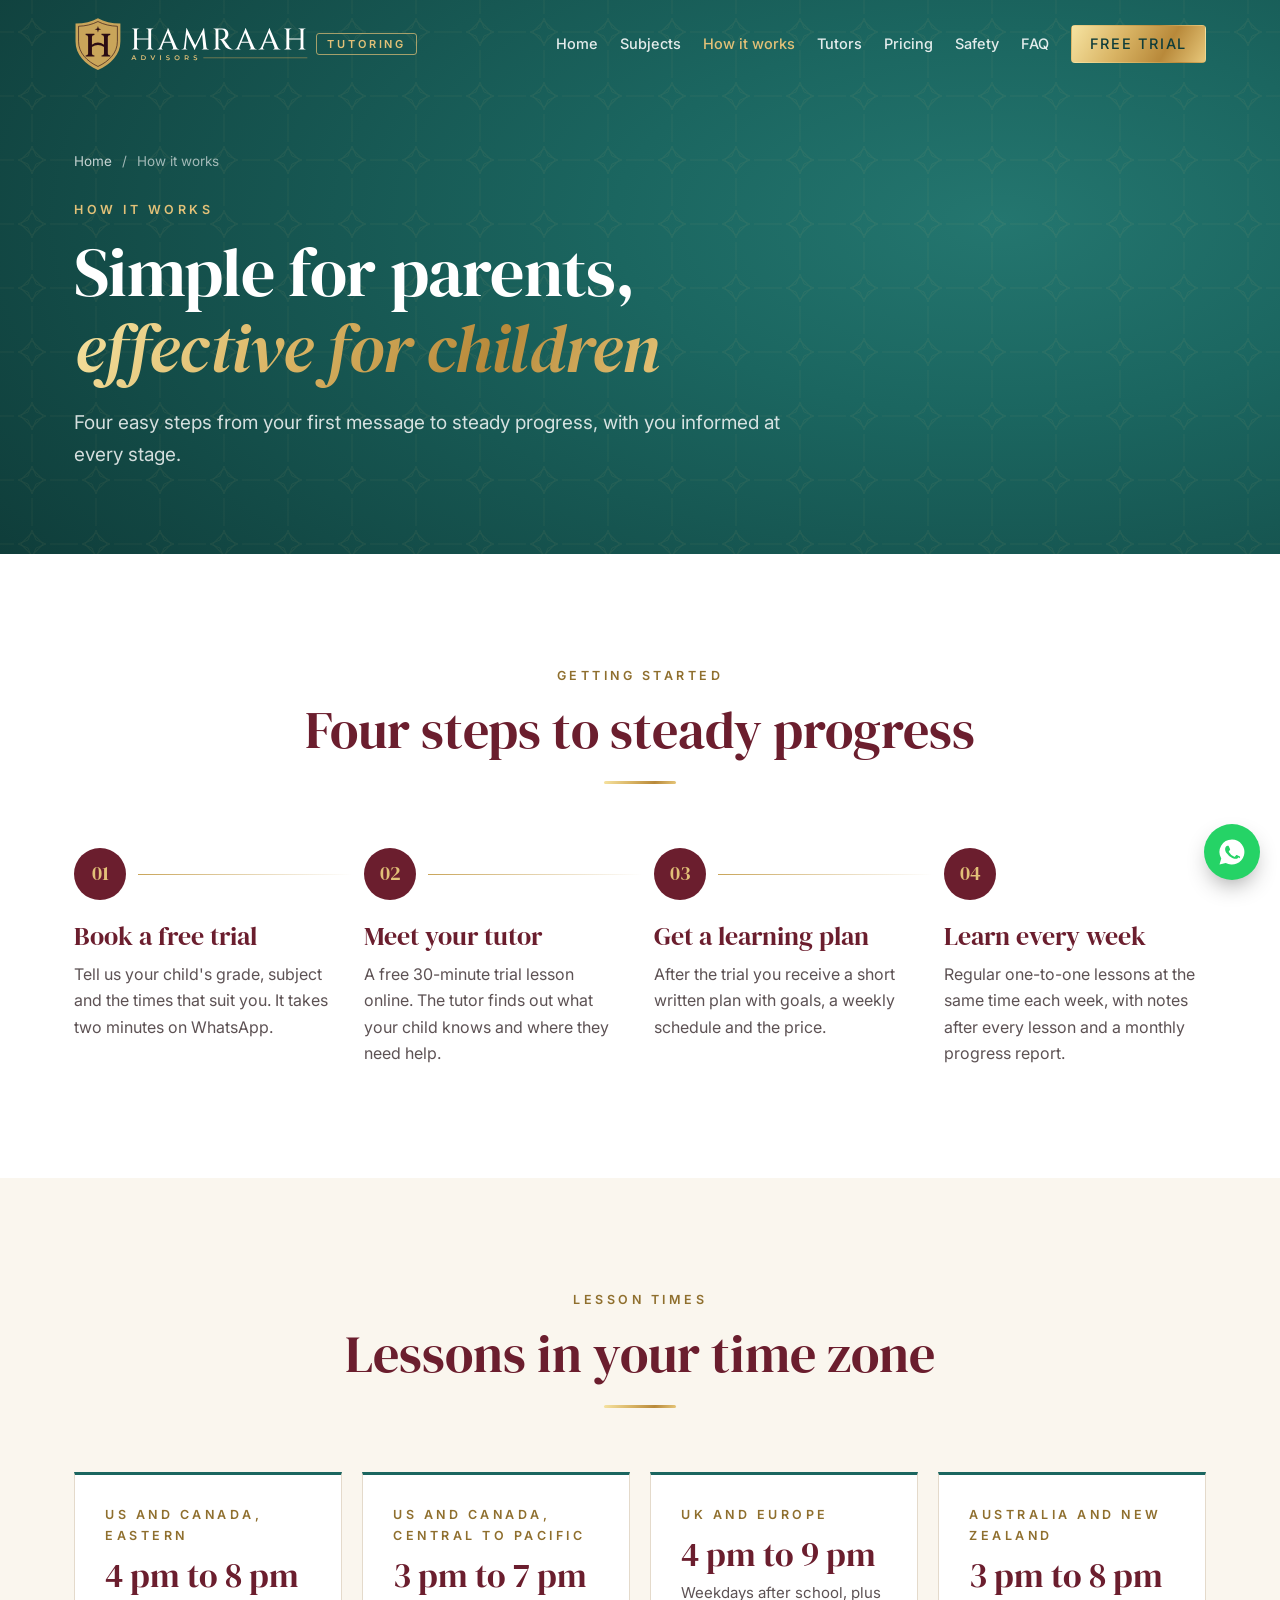
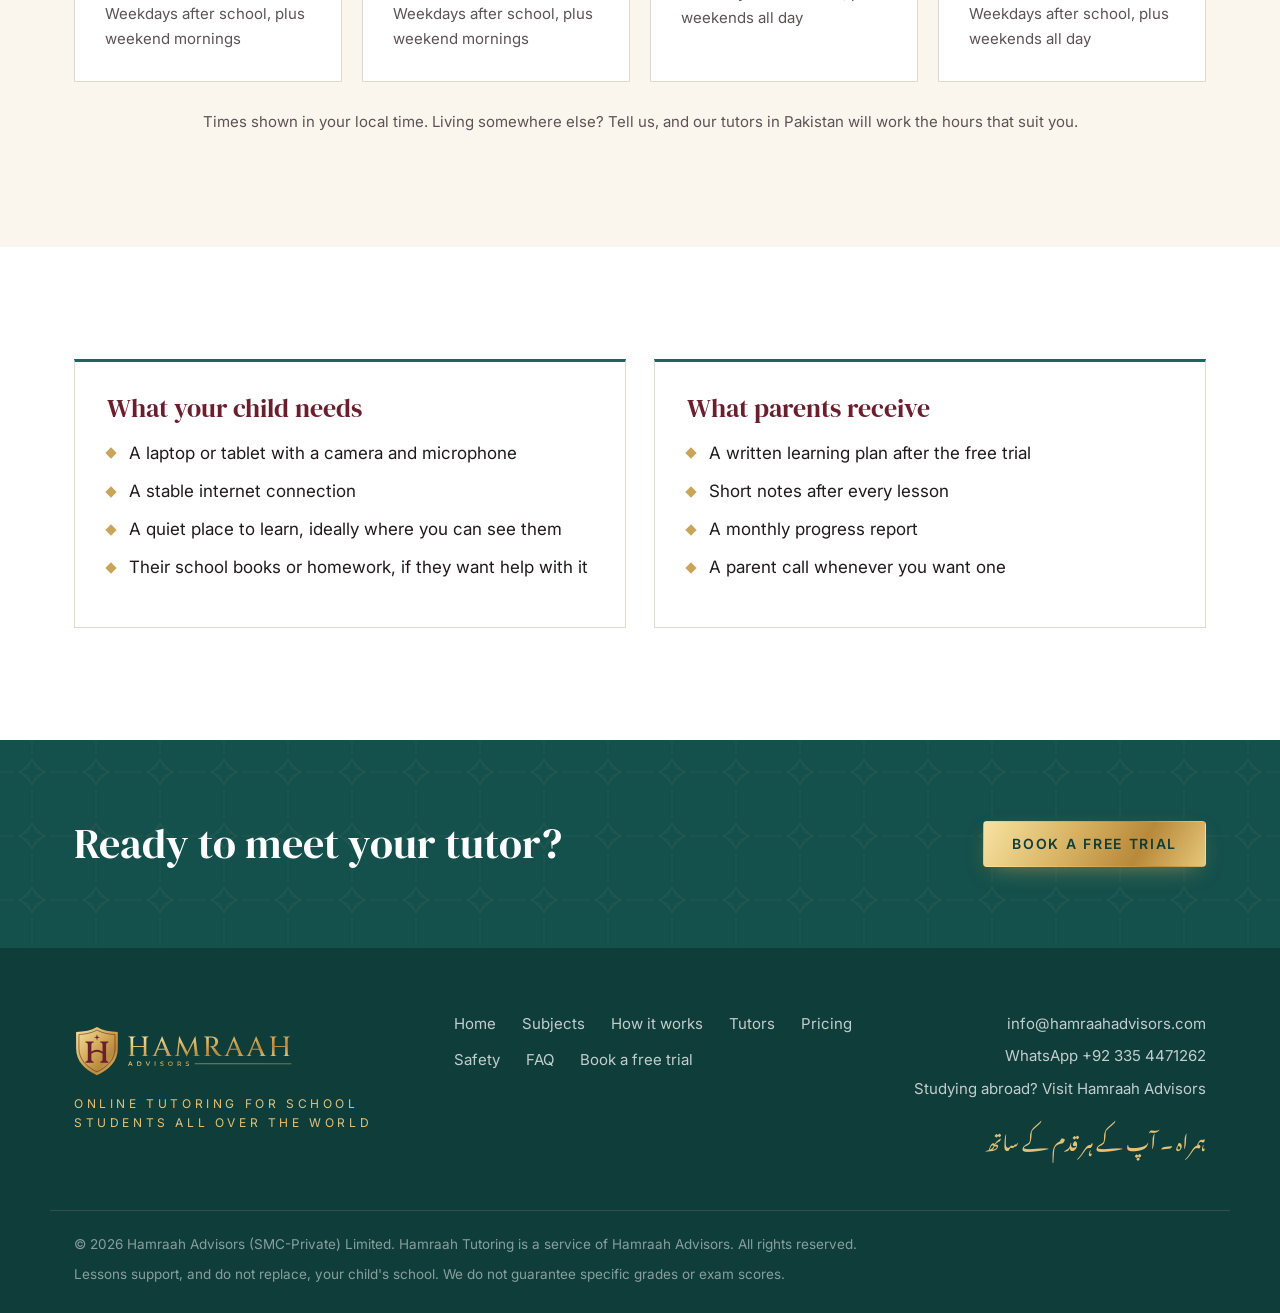
<file: how-it-works.html>
<!doctype html>
<html lang="en">
<head>
  <meta charset="utf-8">
  <meta name="viewport" content="width=device-width, initial-scale=1">
  <title>How Online Tutoring Works | Hamraah Tutoring</title>
  <meta name="description" content="Book a free trial, meet your tutor, get a written learning plan and start weekly one-to-one lessons online, with progress reports for parents.">
  <link rel="canonical" href="https://tutoring.hamraahadvisors.com/how-it-works">
  <meta name="robots" content="index, follow, max-image-preview:large">
  <meta name="theme-color" content="#0F3D3A">
  <link rel="icon" href="/assets/favicon.svg" type="image/svg+xml">
  <link rel="icon" href="/assets/favicon-32.png" sizes="32x32" type="image/png">
  <link rel="apple-touch-icon" href="/assets/apple-touch-icon.png">
  <meta property="og:type" content="website">
  <meta property="og:site_name" content="Hamraah Tutoring">
  <meta property="og:locale" content="en_US">
  <meta property="og:url" content="https://tutoring.hamraahadvisors.com/how-it-works">
  <meta property="og:title" content="How Online Tutoring Works | Hamraah Tutoring">
  <meta property="og:description" content="Book a free trial, meet your tutor, get a written learning plan and start weekly one-to-one lessons online, with progress reports for parents.">
  <meta property="og:image" content="https://tutoring.hamraahadvisors.com/assets/og-image.jpg">
  <meta property="og:image:width" content="1200">
  <meta property="og:image:height" content="630">
  <meta property="og:image:alt" content="Hamraah crest and logo">
  <meta name="twitter:card" content="summary_large_image">
  <meta name="twitter:title" content="How Online Tutoring Works | Hamraah Tutoring">
  <meta name="twitter:description" content="Book a free trial, meet your tutor, get a written learning plan and start weekly one-to-one lessons online, with progress reports for parents.">
  <meta name="twitter:image" content="https://tutoring.hamraahadvisors.com/assets/og-image.jpg">
  <link rel="preconnect" href="https://fonts.googleapis.com">
  <link rel="preconnect" href="https://fonts.gstatic.com" crossorigin>
  <link href="https://fonts.googleapis.com/css2?family=DM+Serif+Display:ital@0;1&family=Inter:wght@400;500;600&family=Noto+Nastaliq+Urdu:wght@500&display=swap" rel="stylesheet">
  <link rel="stylesheet" href="/styles.css">
  <script type="application/ld+json">
{
 "@context": "https://schema.org",
 "@graph": [
  {
   "@type": "EducationalOrganization",
   "@id": "https://tutoring.hamraahadvisors.com/#organization",
   "name": "Hamraah Tutoring",
   "legalName": "Hamraah Advisors (SMC-Private) Limited",
   "url": "https://tutoring.hamraahadvisors.com/",
   "parentOrganization": {
    "@type": "EducationalOrganization",
    "name": "Hamraah Advisors",
    "url": "https://www.hamraahadvisors.com/"
   },
   "logo": "https://tutoring.hamraahadvisors.com/assets/logo/hamraah-crest-full-colour.png",
   "image": "https://tutoring.hamraahadvisors.com/assets/og-image.jpg",
   "email": "info@hamraahadvisors.com",
   "description": "Online one-to-one tutoring in Maths, English and Science for school students worldwide, including the USA, Canada, the UK, Europe, Australia and New Zealand, grades 3 to 10, plus SAT and GCSE preparation, with vetted tutors from Pakistan.",
   "areaServed": [
    {
     "@type": "Country",
     "name": "United States"
    },
    {
     "@type": "Country",
     "name": "Canada"
    },
    {
     "@type": "Country",
     "name": "United Kingdom"
    },
    {
     "@type": "Place",
     "name": "Europe"
    },
    {
     "@type": "Country",
     "name": "Australia"
    },
    {
     "@type": "Country",
     "name": "New Zealand"
    }
   ],
   "knowsAbout": [
    "Online tutoring",
    "Maths tutoring",
    "English tutoring",
    "Science tutoring",
    "SAT preparation",
    "GCSE preparation"
   ]
  },
  {
   "@type": "WebSite",
   "@id": "https://tutoring.hamraahadvisors.com/#website",
   "url": "https://tutoring.hamraahadvisors.com/",
   "name": "Hamraah Tutoring",
   "publisher": {
    "@id": "https://tutoring.hamraahadvisors.com/#organization"
   },
   "inLanguage": "en"
  },
  {
   "@type": "BreadcrumbList",
   "itemListElement": [
    {
     "@type": "ListItem",
     "position": 1,
     "name": "Home",
     "item": "https://tutoring.hamraahadvisors.com/"
    },
    {
     "@type": "ListItem",
     "position": 2,
     "name": "How it works",
     "item": "https://tutoring.hamraahadvisors.com/how-it-works"
    }
   ]
  }
 ]
}
  </script>
</head>
<body class="tutoring">
  <a class="skip" href="#main">Skip to content</a>
  <header class="site-header" id="top">
    <div class="wrap header-inner">
      <a class="brand" href="/" aria-label="Hamraah Tutoring home">
        <img class="brand-light" src="/assets/logo/hamraah-horizontal-full-colour.svg" alt="Hamraah" width="729" height="230">
        <img class="brand-dark" src="/assets/logo/hamraah-horizontal-reversed.svg" alt="" width="729" height="230" aria-hidden="true">
        <span class="sub-brand">Tutoring</span>
      </a>
      <button class="nav-toggle" aria-expanded="false" aria-controls="nav" aria-label="Open menu"><span></span><span></span><span></span></button>
      <nav class="nav" id="nav" aria-label="Main"><a href="/">Home</a><a href="/subjects">Subjects</a><a href="/how-it-works" aria-current="page">How it works</a><a href="/tutors">Tutors</a><a href="/pricing">Pricing</a><a href="/safeguarding">Safety</a><a href="/faq">FAQ</a><a class="btn btn-small" href="/book">Free trial</a></nav>
    </div>
  </header>
  <main id="main">
<section class="hero page-hero"><div class="pattern" aria-hidden="true"></div>
<div class="wrap"><nav class="crumbs" aria-label="Breadcrumb"><a href="/">Home</a><span aria-hidden="true">/</span><span aria-current="page">How it works</span></nav>
<p class="eyebrow">How it works</p><h1>Simple for parents, <em>effective for children</em></h1><p class="lede">Four easy steps from your first message to steady progress, with you informed at every stage.</p></div></section>
<section class="section "><div class="wrap"><div class="section-head"><p class="eyebrow">Getting started</p><h2>Four steps to steady progress</h2><span class="rule"></span></div><ol class="steps"><li><h3>Book a free trial</h3><p>Tell us your child&#x27;s grade, subject and the times that suit you. It takes two minutes on WhatsApp.</p></li><li><h3>Meet your tutor</h3><p>A free 30-minute trial lesson online. The tutor finds out what your child knows and where they need help.</p></li><li><h3>Get a learning plan</h3><p>After the trial you receive a short written plan with goals, a weekly schedule and the price.</p></li><li><h3>Learn every week</h3><p>Regular one-to-one lessons at the same time each week, with notes after every lesson and a monthly progress report.</p></li></ol></div></section>
<section class="section tint"><div class="wrap"><div class="section-head"><p class="eyebrow">Lesson times</p><h2>Lessons in your time zone</h2><span class="rule"></span></div><div class="zones">
<div><p class="kicker">US and Canada, Eastern</p><p class="t">4 pm to 8 pm</p><p>Weekdays after school, plus weekend mornings</p></div>
<div><p class="kicker">US and Canada, Central to Pacific</p><p class="t">3 pm to 7 pm</p><p>Weekdays after school, plus weekend mornings</p></div>
<div><p class="kicker">UK and Europe</p><p class="t">4 pm to 9 pm</p><p>Weekdays after school, plus weekends all day</p></div>
<div><p class="kicker">Australia and New Zealand</p><p class="t">3 pm to 8 pm</p><p>Weekdays after school, plus weekends all day</p></div>
</div><p class="center-note">Times shown in your local time. Living somewhere else? Tell us, and our tutors in Pakistan will work the hours that suit you.</p></div></section>
<section class="section "><div class="wrap"><div class="excl"><div><h3>What your child needs</h3><ul>
<li>A laptop or tablet with a camera and microphone</li><li>A stable internet connection</li><li>A quiet place to learn, ideally where you can see them</li><li>Their school books or homework, if they want help with it</li></ul></div>
<div><h3>What parents receive</h3><ul>
<li>A written learning plan after the free trial</li><li>Short notes after every lesson</li><li>A monthly progress report</li><li>A parent call whenever you want one</li></ul></div></div></div></section>
<section class="band"><div class="pattern" aria-hidden="true"></div>
<div class="wrap band-inner"><h2>Ready to meet your tutor?</h2><a class="btn btn-gold" href="/book">Book a free trial</a></div></section>
  </main>
  <footer class="site-footer">
    <div class="wrap footer-inner">
      <div class="footer-brand">
        <img src="/assets/logo/hamraah-horizontal-gold-foil.svg" alt="Hamraah" width="729" height="230">
        <p>Online tutoring for school students all over the world</p>
      </div>
      <nav class="footer-nav" aria-label="Footer"><a href="/">Home</a><a href="/subjects">Subjects</a><a href="/how-it-works" aria-current="page">How it works</a><a href="/tutors">Tutors</a><a href="/pricing">Pricing</a><a href="/safeguarding">Safety</a><a href="/faq">FAQ</a><a href="/book">Book a free trial</a></nav>
      <div class="footer-contact">
        <a href="mailto:info@hamraahadvisors.com">info@hamraahadvisors.com</a>
        <a href="https://wa.me/923354471262" target="_blank" rel="noopener">WhatsApp +92 335 4471262</a>
        <a href="https://www.hamraahadvisors.com/">Studying abroad? Visit Hamraah Advisors</a>
        <p class="urdu" lang="ur" dir="rtl">ہمراہ ۔ آپ کے ہر قدم کے ساتھ</p>
      </div>
    </div>
    <div class="wrap legal">
      <p>© 2026 Hamraah Advisors (SMC-Private) Limited. Hamraah Tutoring is a service of Hamraah Advisors. All rights reserved.</p>
      <p>Lessons support, and do not replace, your child's school. We do not guarantee specific grades or exam scores.</p>
    </div>
  </footer>
  <a class="wa-float" href="https://wa.me/923354471262" target="_blank" rel="noopener" aria-label="Chat with Hamraah Tutoring on WhatsApp"><svg viewBox="0 0 24 24" aria-hidden="true"><path d="M12 2a10 10 0 0 0-8.6 15.1L2 22l5-1.3A10 10 0 1 0 12 2zm5.3 14.1c-.2.6-1.3 1.2-1.8 1.3-.5 0-1 .2-3.3-.7a11.6 11.6 0 0 1-4.6-4c-.4-.5-1.1-1.6-1.1-3s.7-2 1-2.3a1 1 0 0 1 .8-.4h.6c.2 0 .4 0 .6.5l.9 2.1c.1.2.1.4 0 .6l-.4.6-.4.5c-.1.1-.3.3-.1.6a8.7 8.7 0 0 0 4.3 3.8c.3.1.5.1.6-.1l.9-1.1c.2-.3.4-.2.6-.1l2 1c.3.1.5.2.5.3a2.4 2.4 0 0 1-.1 1.3z"/></svg></a>
  <script src="/main.js" defer></script>
</body>
</html>
</file>
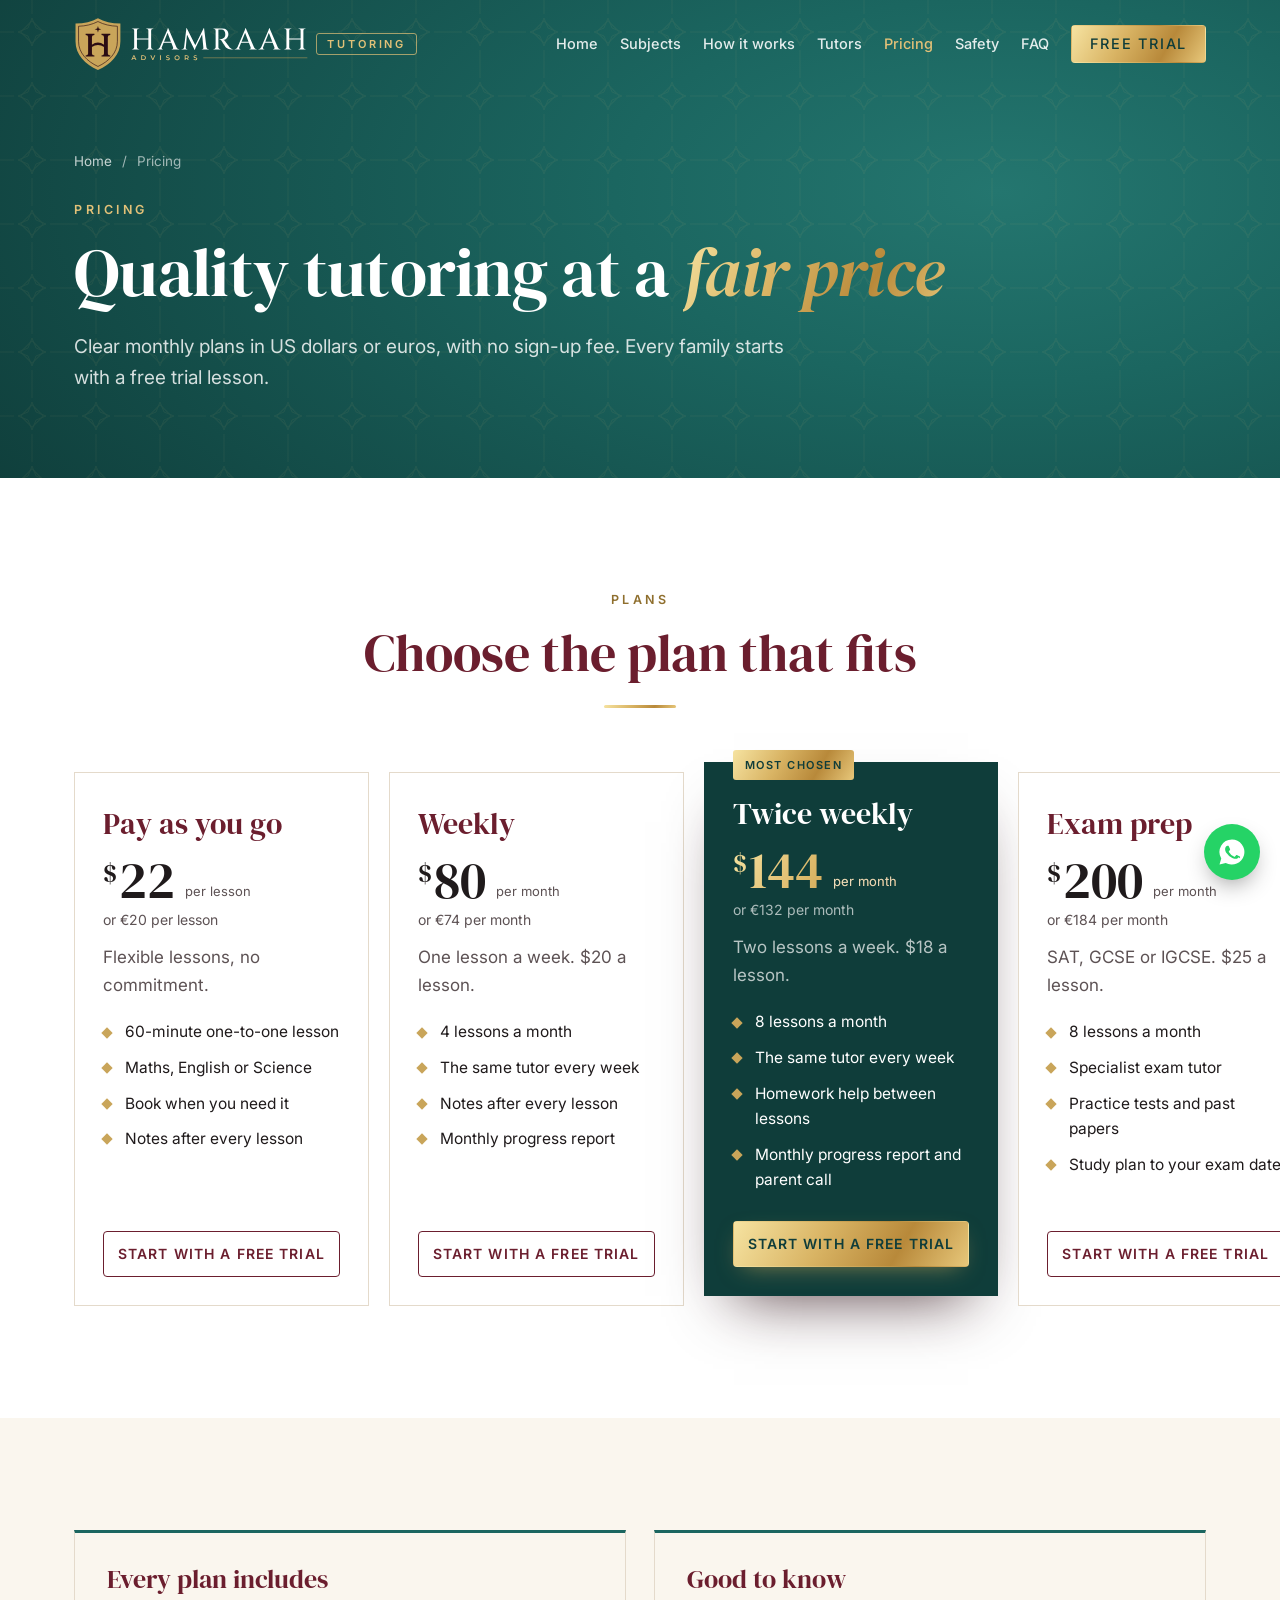
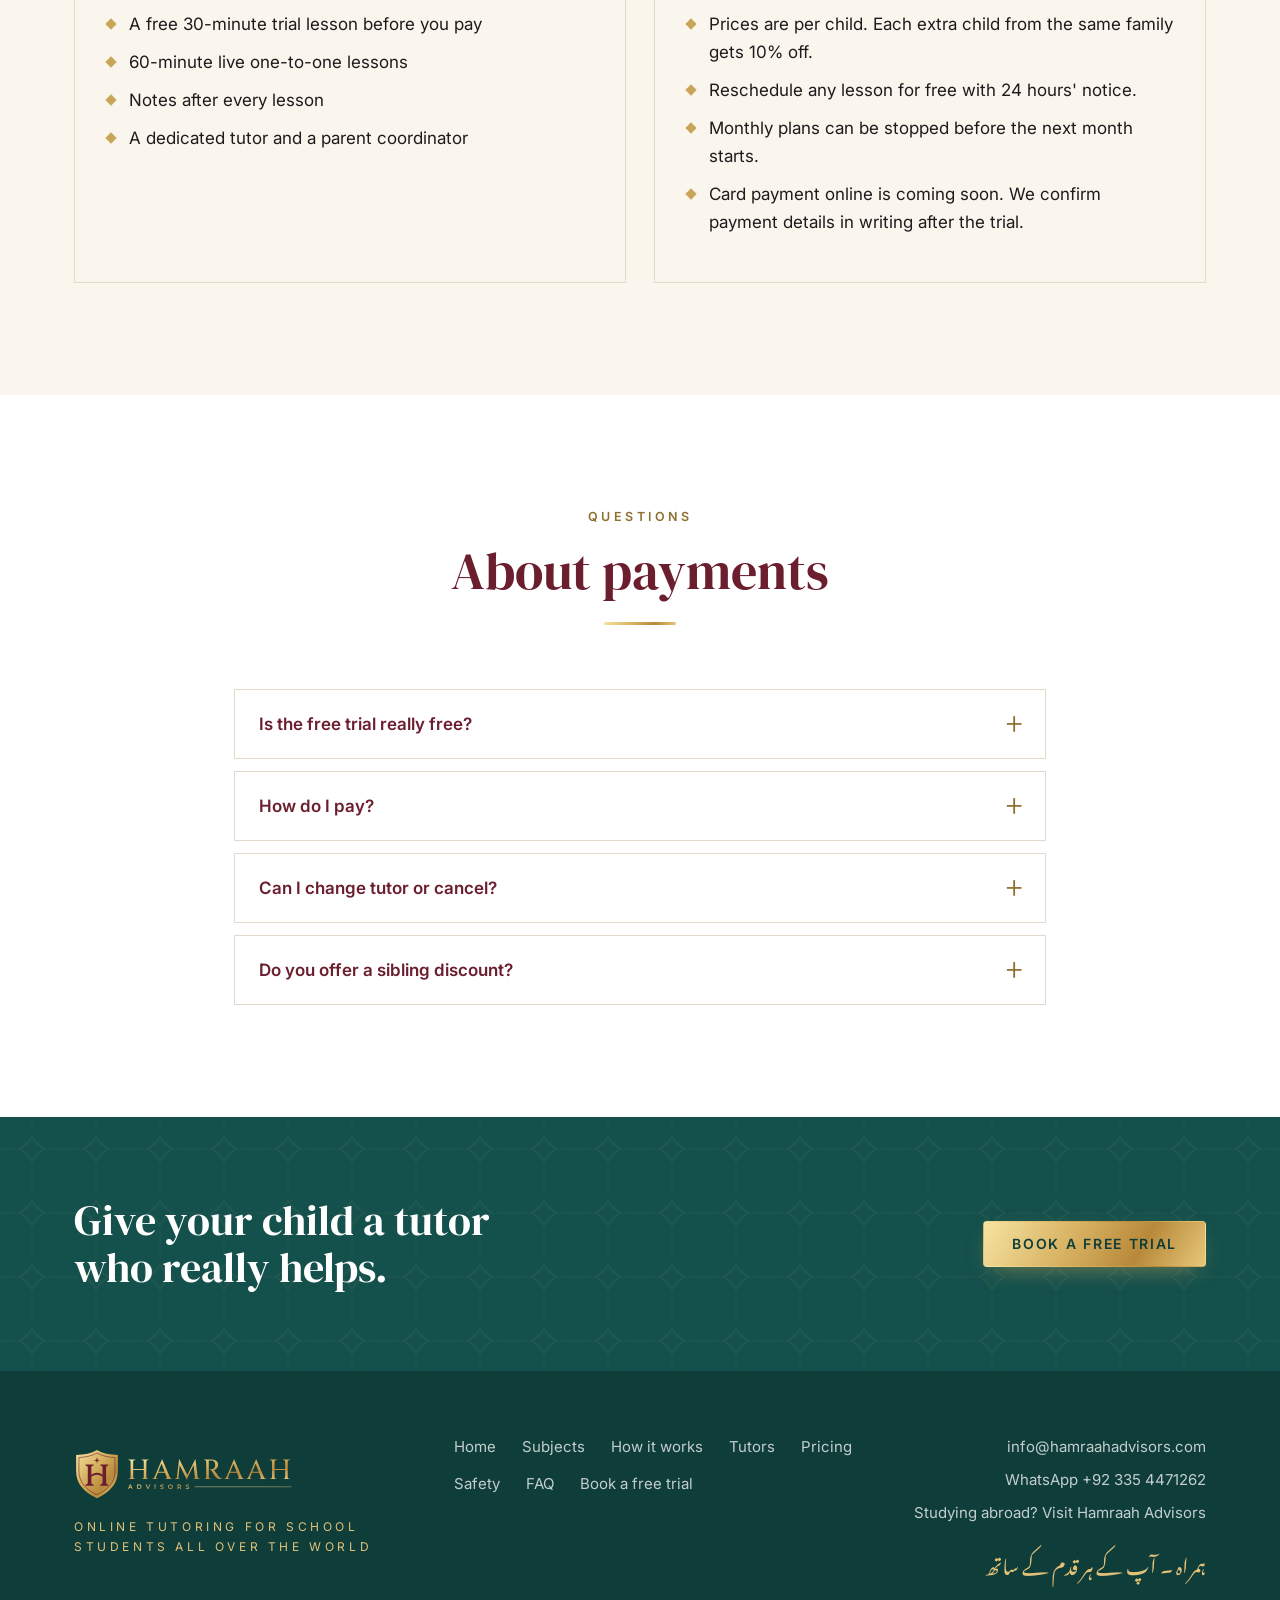
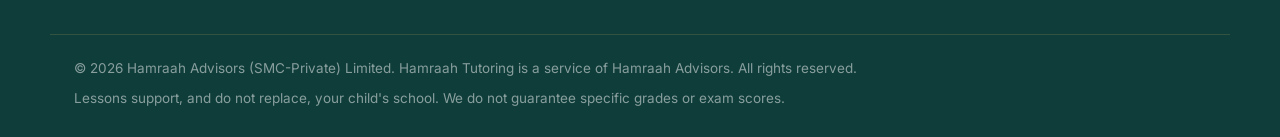
<file: pricing.html>
<!doctype html>
<html lang="en">
<head>
  <meta charset="utf-8">
  <meta name="viewport" content="width=device-width, initial-scale=1">
  <title>Online Tutoring Prices from $18 a Lesson | Hamraah</title>
  <meta name="description" content="Clear prices in US dollars and euros: pay-as-you-go lessons at $22, monthly plans from $18 a lesson, SAT and GCSE prep at $25. Free trial lesson first.">
  <link rel="canonical" href="https://tutoring.hamraahadvisors.com/pricing">
  <meta name="robots" content="index, follow, max-image-preview:large">
  <meta name="theme-color" content="#0F3D3A">
  <link rel="icon" href="/assets/favicon.svg" type="image/svg+xml">
  <link rel="icon" href="/assets/favicon-32.png" sizes="32x32" type="image/png">
  <link rel="apple-touch-icon" href="/assets/apple-touch-icon.png">
  <meta property="og:type" content="website">
  <meta property="og:site_name" content="Hamraah Tutoring">
  <meta property="og:locale" content="en_US">
  <meta property="og:url" content="https://tutoring.hamraahadvisors.com/pricing">
  <meta property="og:title" content="Online Tutoring Prices from $18 a Lesson | Hamraah">
  <meta property="og:description" content="Clear prices in US dollars and euros: pay-as-you-go lessons at $22, monthly plans from $18 a lesson, SAT and GCSE prep at $25. Free trial lesson first.">
  <meta property="og:image" content="https://tutoring.hamraahadvisors.com/assets/og-image.jpg">
  <meta property="og:image:width" content="1200">
  <meta property="og:image:height" content="630">
  <meta property="og:image:alt" content="Hamraah crest and logo">
  <meta name="twitter:card" content="summary_large_image">
  <meta name="twitter:title" content="Online Tutoring Prices from $18 a Lesson | Hamraah">
  <meta name="twitter:description" content="Clear prices in US dollars and euros: pay-as-you-go lessons at $22, monthly plans from $18 a lesson, SAT and GCSE prep at $25. Free trial lesson first.">
  <meta name="twitter:image" content="https://tutoring.hamraahadvisors.com/assets/og-image.jpg">
  <link rel="preconnect" href="https://fonts.googleapis.com">
  <link rel="preconnect" href="https://fonts.gstatic.com" crossorigin>
  <link href="https://fonts.googleapis.com/css2?family=DM+Serif+Display:ital@0;1&family=Inter:wght@400;500;600&family=Noto+Nastaliq+Urdu:wght@500&display=swap" rel="stylesheet">
  <link rel="stylesheet" href="/styles.css">
  <script type="application/ld+json">
{
 "@context": "https://schema.org",
 "@graph": [
  {
   "@type": "EducationalOrganization",
   "@id": "https://tutoring.hamraahadvisors.com/#organization",
   "name": "Hamraah Tutoring",
   "legalName": "Hamraah Advisors (SMC-Private) Limited",
   "url": "https://tutoring.hamraahadvisors.com/",
   "parentOrganization": {
    "@type": "EducationalOrganization",
    "name": "Hamraah Advisors",
    "url": "https://www.hamraahadvisors.com/"
   },
   "logo": "https://tutoring.hamraahadvisors.com/assets/logo/hamraah-crest-full-colour.png",
   "image": "https://tutoring.hamraahadvisors.com/assets/og-image.jpg",
   "email": "info@hamraahadvisors.com",
   "description": "Online one-to-one tutoring in Maths, English and Science for school students worldwide, including the USA, Canada, the UK, Europe, Australia and New Zealand, grades 3 to 10, plus SAT and GCSE preparation, with vetted tutors from Pakistan.",
   "areaServed": [
    {
     "@type": "Country",
     "name": "United States"
    },
    {
     "@type": "Country",
     "name": "Canada"
    },
    {
     "@type": "Country",
     "name": "United Kingdom"
    },
    {
     "@type": "Place",
     "name": "Europe"
    },
    {
     "@type": "Country",
     "name": "Australia"
    },
    {
     "@type": "Country",
     "name": "New Zealand"
    }
   ],
   "knowsAbout": [
    "Online tutoring",
    "Maths tutoring",
    "English tutoring",
    "Science tutoring",
    "SAT preparation",
    "GCSE preparation"
   ]
  },
  {
   "@type": "WebSite",
   "@id": "https://tutoring.hamraahadvisors.com/#website",
   "url": "https://tutoring.hamraahadvisors.com/",
   "name": "Hamraah Tutoring",
   "publisher": {
    "@id": "https://tutoring.hamraahadvisors.com/#organization"
   },
   "inLanguage": "en"
  },
  {
   "@type": "Service",
   "serviceType": "Online tutoring",
   "provider": {
    "@id": "https://tutoring.hamraahadvisors.com/#organization"
   },
   "areaServed": [
    "United States",
    "Canada",
    "United Kingdom",
    "Europe",
    "Australia",
    "New Zealand",
    "Worldwide"
   ],
   "audience": {
    "@type": "EducationalAudience",
    "educationalRole": "student"
   },
   "offers": [
    {
     "@type": "Offer",
     "name": "Pay as you go tutoring plan",
     "price": "22",
     "priceCurrency": "USD",
     "url": "https://tutoring.hamraahadvisors.com/pricing",
     "description": "Flexible lessons, no commitment. 60-minute one-to-one lesson; Maths, English or Science; Book when you need it; Notes after every lesson"
    },
    {
     "@type": "Offer",
     "name": "Pay as you go tutoring plan",
     "price": "20",
     "priceCurrency": "EUR",
     "url": "https://tutoring.hamraahadvisors.com/pricing",
     "description": "Flexible lessons, no commitment. 60-minute one-to-one lesson; Maths, English or Science; Book when you need it; Notes after every lesson"
    },
    {
     "@type": "Offer",
     "name": "Weekly tutoring plan",
     "price": "80",
     "priceCurrency": "USD",
     "url": "https://tutoring.hamraahadvisors.com/pricing",
     "description": "One lesson a week. $20 a lesson. 4 lessons a month; The same tutor every week; Notes after every lesson; Monthly progress report"
    },
    {
     "@type": "Offer",
     "name": "Weekly tutoring plan",
     "price": "74",
     "priceCurrency": "EUR",
     "url": "https://tutoring.hamraahadvisors.com/pricing",
     "description": "One lesson a week. $20 a lesson. 4 lessons a month; The same tutor every week; Notes after every lesson; Monthly progress report"
    },
    {
     "@type": "Offer",
     "name": "Twice weekly tutoring plan",
     "price": "144",
     "priceCurrency": "USD",
     "url": "https://tutoring.hamraahadvisors.com/pricing",
     "description": "Two lessons a week. $18 a lesson. 8 lessons a month; The same tutor every week; Homework help between lessons; Monthly progress report and parent call"
    },
    {
     "@type": "Offer",
     "name": "Twice weekly tutoring plan",
     "price": "132",
     "priceCurrency": "EUR",
     "url": "https://tutoring.hamraahadvisors.com/pricing",
     "description": "Two lessons a week. $18 a lesson. 8 lessons a month; The same tutor every week; Homework help between lessons; Monthly progress report and parent call"
    },
    {
     "@type": "Offer",
     "name": "Exam prep tutoring plan",
     "price": "200",
     "priceCurrency": "USD",
     "url": "https://tutoring.hamraahadvisors.com/pricing",
     "description": "SAT, GCSE or IGCSE. $25 a lesson. 8 lessons a month; Specialist exam tutor; Practice tests and past papers; Study plan to your exam date"
    },
    {
     "@type": "Offer",
     "name": "Exam prep tutoring plan",
     "price": "184",
     "priceCurrency": "EUR",
     "url": "https://tutoring.hamraahadvisors.com/pricing",
     "description": "SAT, GCSE or IGCSE. $25 a lesson. 8 lessons a month; Specialist exam tutor; Practice tests and past papers; Study plan to your exam date"
    },
    {
     "@type": "Offer",
     "name": "Free trial lesson (30 minutes)",
     "price": "0",
     "priceCurrency": "USD",
     "url": "https://tutoring.hamraahadvisors.com/book"
    }
   ]
  },
  {
   "@type": "BreadcrumbList",
   "itemListElement": [
    {
     "@type": "ListItem",
     "position": 1,
     "name": "Home",
     "item": "https://tutoring.hamraahadvisors.com/"
    },
    {
     "@type": "ListItem",
     "position": 2,
     "name": "Pricing",
     "item": "https://tutoring.hamraahadvisors.com/pricing"
    }
   ]
  }
 ]
}
  </script>
</head>
<body class="tutoring">
  <a class="skip" href="#main">Skip to content</a>
  <header class="site-header" id="top">
    <div class="wrap header-inner">
      <a class="brand" href="/" aria-label="Hamraah Tutoring home">
        <img class="brand-light" src="/assets/logo/hamraah-horizontal-full-colour.svg" alt="Hamraah" width="729" height="230">
        <img class="brand-dark" src="/assets/logo/hamraah-horizontal-reversed.svg" alt="" width="729" height="230" aria-hidden="true">
        <span class="sub-brand">Tutoring</span>
      </a>
      <button class="nav-toggle" aria-expanded="false" aria-controls="nav" aria-label="Open menu"><span></span><span></span><span></span></button>
      <nav class="nav" id="nav" aria-label="Main"><a href="/">Home</a><a href="/subjects">Subjects</a><a href="/how-it-works">How it works</a><a href="/tutors">Tutors</a><a href="/pricing" aria-current="page">Pricing</a><a href="/safeguarding">Safety</a><a href="/faq">FAQ</a><a class="btn btn-small" href="/book">Free trial</a></nav>
    </div>
  </header>
  <main id="main">
<section class="hero page-hero"><div class="pattern" aria-hidden="true"></div>
<div class="wrap"><nav class="crumbs" aria-label="Breadcrumb"><a href="/">Home</a><span aria-hidden="true">/</span><span aria-current="page">Pricing</span></nav>
<p class="eyebrow">Pricing</p><h1>Quality tutoring at a <em>fair price</em></h1><p class="lede">Clear monthly plans in US dollars or euros, with no sign-up fee. Every family starts with a free trial lesson.</p></div></section>
<section class="section "><div class="wrap"><div class="section-head"><p class="eyebrow">Plans</p><h2>Choose the plan that fits</h2><span class="rule"></span></div><div class="packages"><article class="pkg"><h3>Pay as you go</h3><p class="amount"><span class="cur">$</span>22<span class="per">per lesson</span></p><p class="eur">or €20 per lesson</p><p class="pkg-lede">Flexible lessons, no commitment.</p><ul><li>60-minute one-to-one lesson</li><li>Maths, English or Science</li><li>Book when you need it</li><li>Notes after every lesson</li></ul><a class="btn btn-outline" href="/book?plan=Pay+as+you+go">Start with a free trial</a></article><article class="pkg"><h3>Weekly</h3><p class="amount"><span class="cur">$</span>80<span class="per">per month</span></p><p class="eur">or €74 per month</p><p class="pkg-lede">One lesson a week. $20 a lesson.</p><ul><li>4 lessons a month</li><li>The same tutor every week</li><li>Notes after every lesson</li><li>Monthly progress report</li></ul><a class="btn btn-outline" href="/book?plan=Weekly">Start with a free trial</a></article><article class="pkg featured"><span class="badge">Most chosen</span><h3>Twice weekly</h3><p class="amount"><span class="cur">$</span>144<span class="per">per month</span></p><p class="eur">or €132 per month</p><p class="pkg-lede">Two lessons a week. $18 a lesson.</p><ul><li>8 lessons a month</li><li>The same tutor every week</li><li>Homework help between lessons</li><li>Monthly progress report and parent call</li></ul><a class="btn btn-gold" href="/book?plan=Twice+weekly">Start with a free trial</a></article><article class="pkg"><h3>Exam prep</h3><p class="amount"><span class="cur">$</span>200<span class="per">per month</span></p><p class="eur">or €184 per month</p><p class="pkg-lede">SAT, GCSE or IGCSE. $25 a lesson.</p><ul><li>8 lessons a month</li><li>Specialist exam tutor</li><li>Practice tests and past papers</li><li>Study plan to your exam date</li></ul><a class="btn btn-outline" href="/book?plan=Exam+prep">Start with a free trial</a></article></div></div></section>
<section class="section tint"><div class="wrap"><div class="excl"><div><h3>Every plan includes</h3><ul>
<li>A free 30-minute trial lesson before you pay</li><li>60-minute live one-to-one lessons</li><li>Notes after every lesson</li><li>A dedicated tutor and a parent coordinator</li></ul></div>
<div><h3>Good to know</h3><ul>
<li>Prices are per child. Each extra child from the same family gets 10% off.</li>
<li>Reschedule any lesson for free with 24 hours' notice.</li>
<li>Monthly plans can be stopped before the next month starts.</li>
<li>Card payment online is coming soon. We confirm payment details in writing after the trial.</li></ul></div></div></div></section>
<section class="section narrow-wrap"><div class="wrap"><div class="section-head"><p class="eyebrow">Questions</p><h2>About payments</h2><span class="rule"></span></div><div class="faq"><details><summary>Is the free trial really free?</summary><p>Yes. The first 30-minute lesson is free, with no payment details needed. If it is not the right fit, you owe nothing.</p></details><details><summary>How do I pay?</summary><p>Prices are in US dollars or euros, and families in Canada, the UK, Australia, New Zealand and elsewhere can pay the equivalent in their own currency. After the free trial we confirm your plan and payment details in writing. Online card payment is coming soon.</p></details><details><summary>Can I change tutor or cancel?</summary><p>Yes. You can ask for a different tutor at any time. Lessons can be rescheduled with 24 hours&#x27; notice, and monthly plans can be stopped before the next month starts.</p></details><details><summary>Do you offer a sibling discount?</summary><p>Yes. Each additional child from the same family gets 10% off their plan.</p></details></div></div></section>
<section class="band"><div class="pattern" aria-hidden="true"></div>
<div class="wrap band-inner"><h2>Give your child a tutor who really helps.</h2><a class="btn btn-gold" href="/book">Book a free trial</a></div></section>
  </main>
  <footer class="site-footer">
    <div class="wrap footer-inner">
      <div class="footer-brand">
        <img src="/assets/logo/hamraah-horizontal-gold-foil.svg" alt="Hamraah" width="729" height="230">
        <p>Online tutoring for school students all over the world</p>
      </div>
      <nav class="footer-nav" aria-label="Footer"><a href="/">Home</a><a href="/subjects">Subjects</a><a href="/how-it-works">How it works</a><a href="/tutors">Tutors</a><a href="/pricing" aria-current="page">Pricing</a><a href="/safeguarding">Safety</a><a href="/faq">FAQ</a><a href="/book">Book a free trial</a></nav>
      <div class="footer-contact">
        <a href="mailto:info@hamraahadvisors.com">info@hamraahadvisors.com</a>
        <a href="https://wa.me/923354471262" target="_blank" rel="noopener">WhatsApp +92 335 4471262</a>
        <a href="https://www.hamraahadvisors.com/">Studying abroad? Visit Hamraah Advisors</a>
        <p class="urdu" lang="ur" dir="rtl">ہمراہ ۔ آپ کے ہر قدم کے ساتھ</p>
      </div>
    </div>
    <div class="wrap legal">
      <p>© 2026 Hamraah Advisors (SMC-Private) Limited. Hamraah Tutoring is a service of Hamraah Advisors. All rights reserved.</p>
      <p>Lessons support, and do not replace, your child's school. We do not guarantee specific grades or exam scores.</p>
    </div>
  </footer>
  <a class="wa-float" href="https://wa.me/923354471262" target="_blank" rel="noopener" aria-label="Chat with Hamraah Tutoring on WhatsApp"><svg viewBox="0 0 24 24" aria-hidden="true"><path d="M12 2a10 10 0 0 0-8.6 15.1L2 22l5-1.3A10 10 0 1 0 12 2zm5.3 14.1c-.2.6-1.3 1.2-1.8 1.3-.5 0-1 .2-3.3-.7a11.6 11.6 0 0 1-4.6-4c-.4-.5-1.1-1.6-1.1-3s.7-2 1-2.3a1 1 0 0 1 .8-.4h.6c.2 0 .4 0 .6.5l.9 2.1c.1.2.1.4 0 .6l-.4.6-.4.5c-.1.1-.3.3-.1.6a8.7 8.7 0 0 0 4.3 3.8c.3.1.5.1.6-.1l.9-1.1c.2-.3.4-.2.6-.1l2 1c.3.1.5.2.5.3a2.4 2.4 0 0 1-.1 1.3z"/></svg></a>
  <script src="/main.js" defer></script>
</body>
</html>
</file>
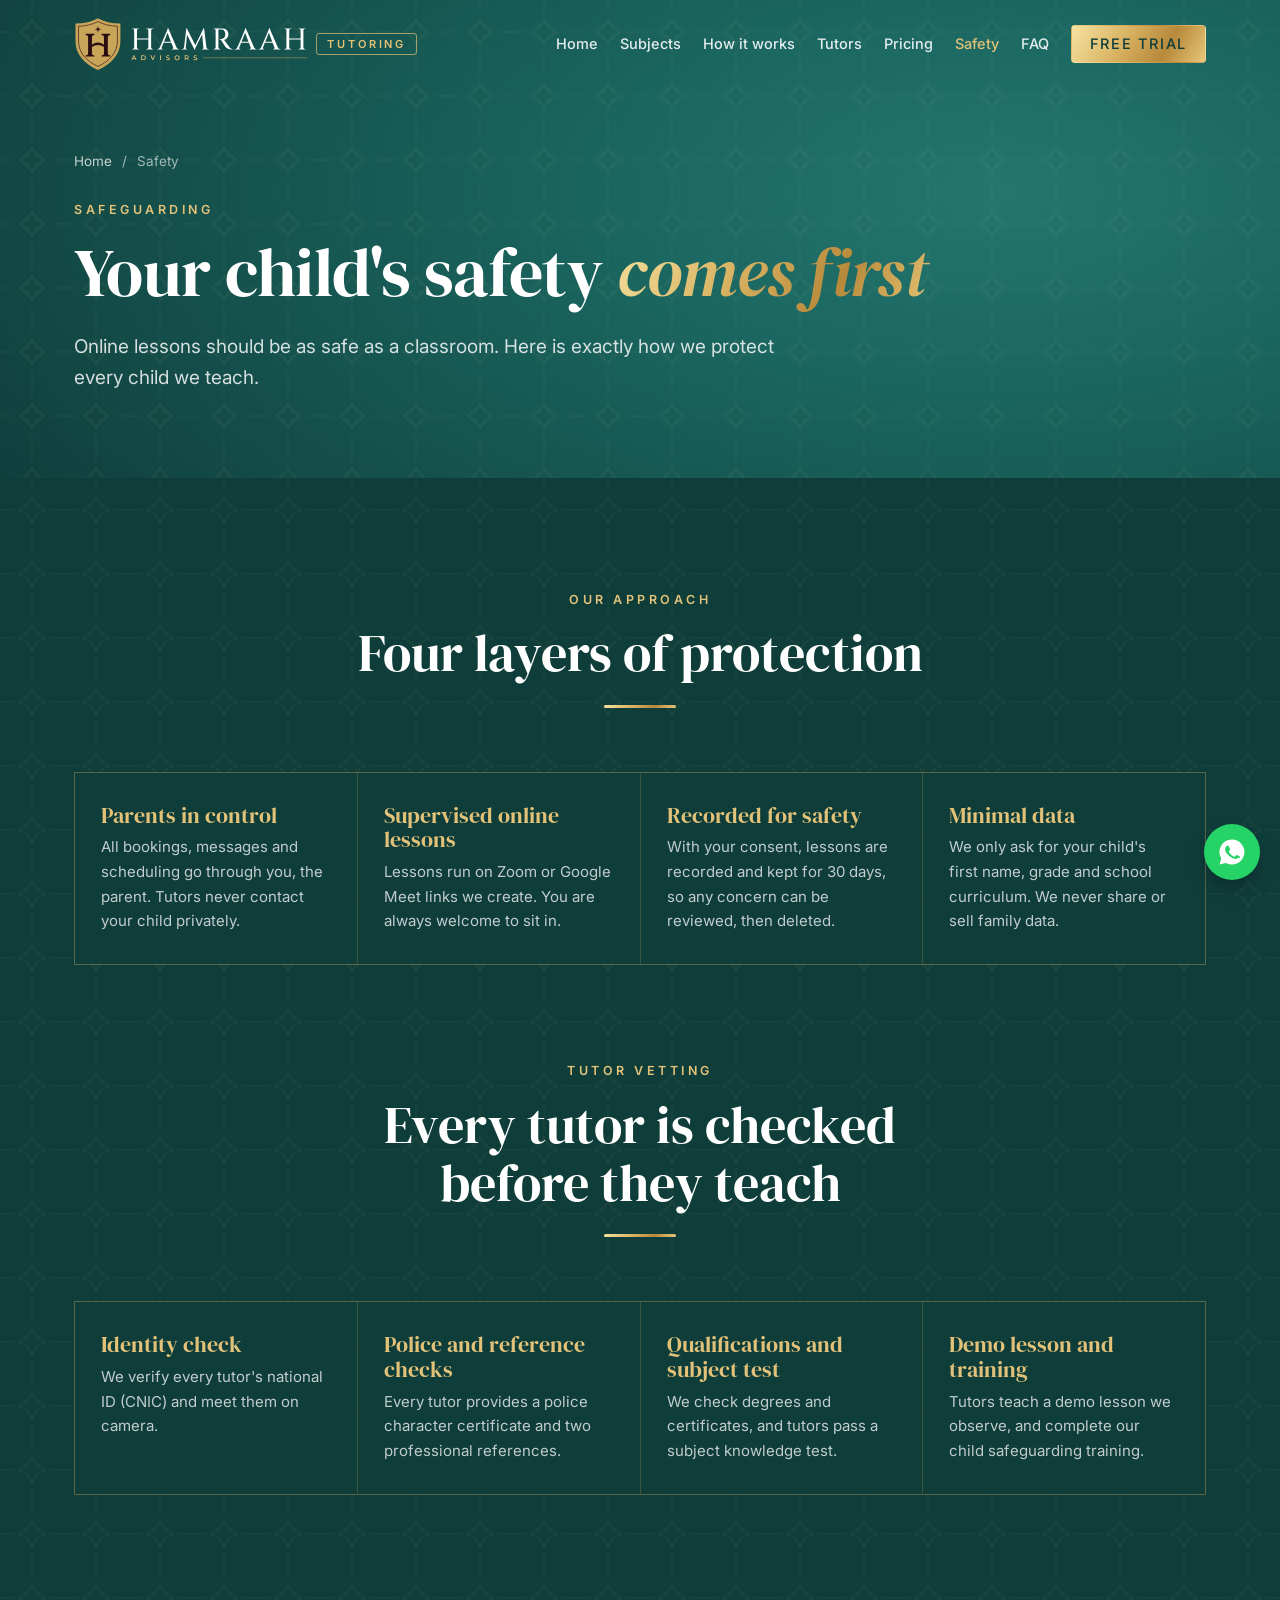
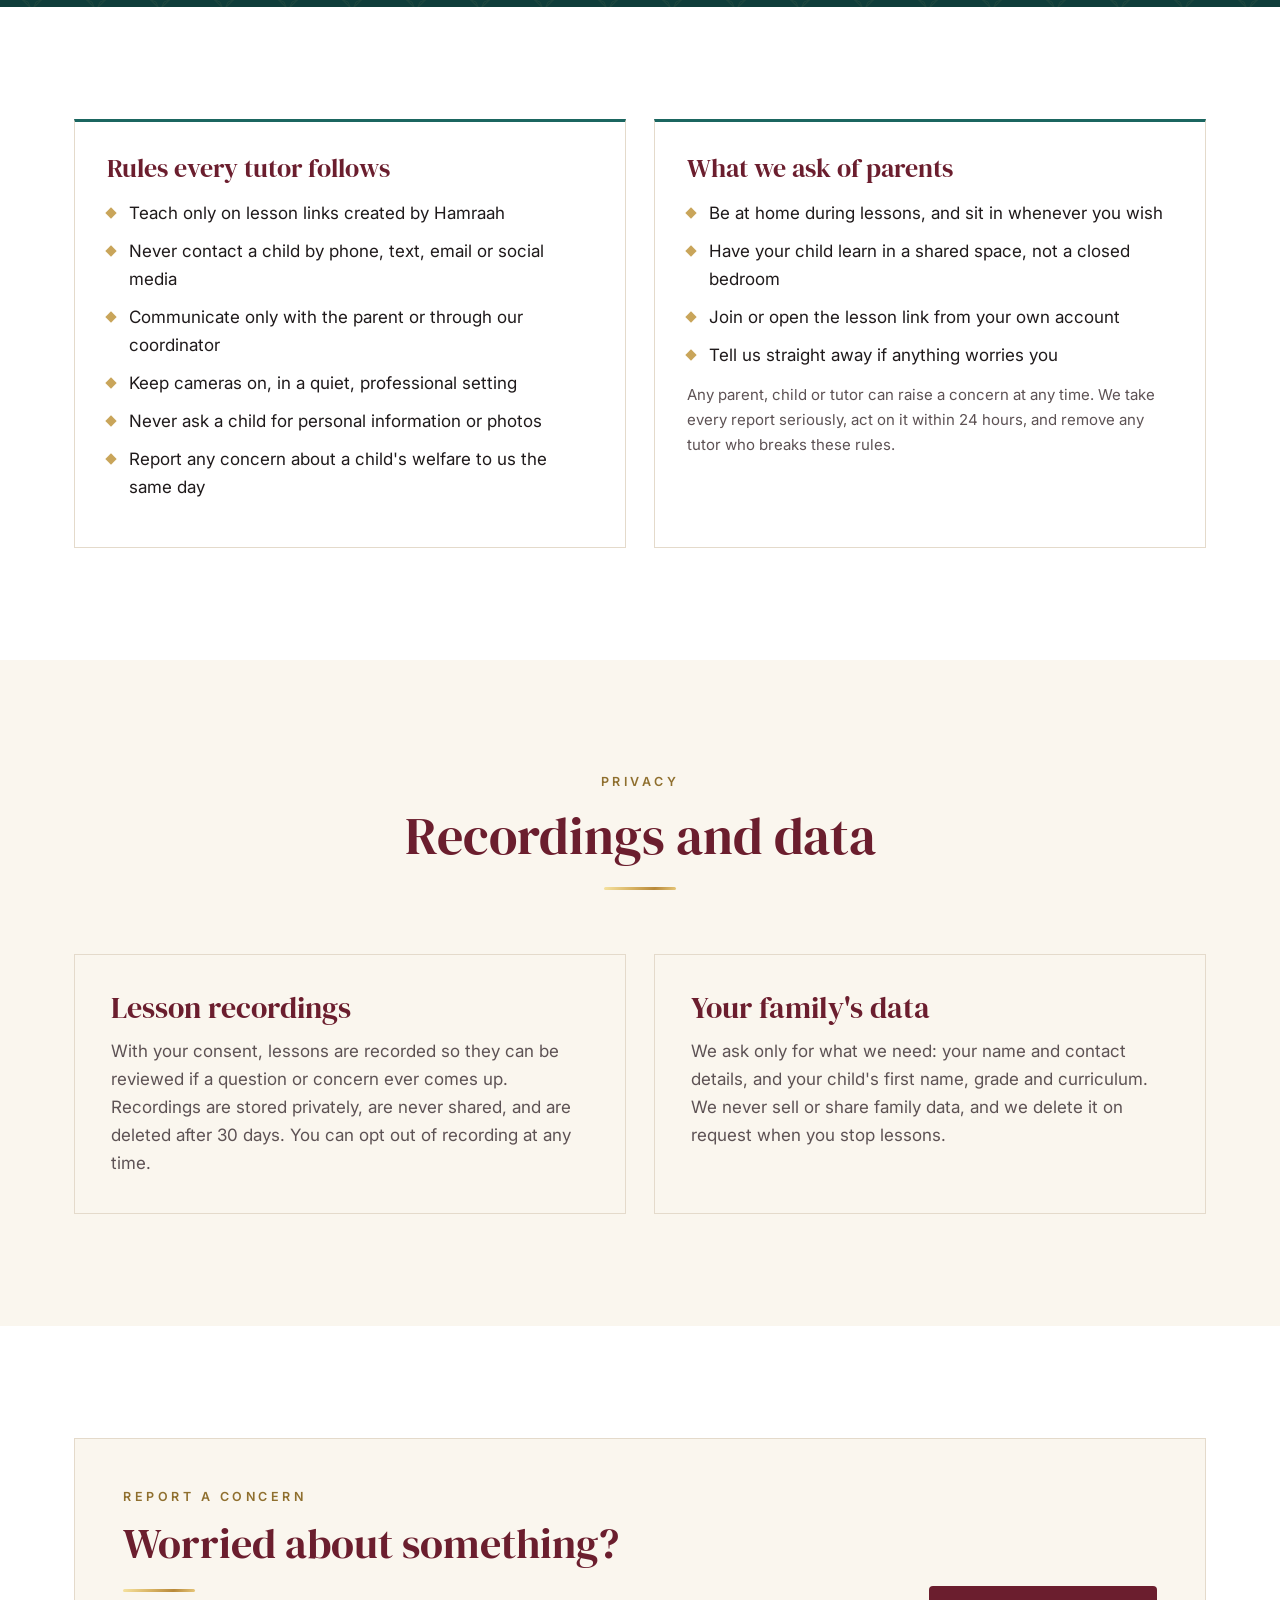
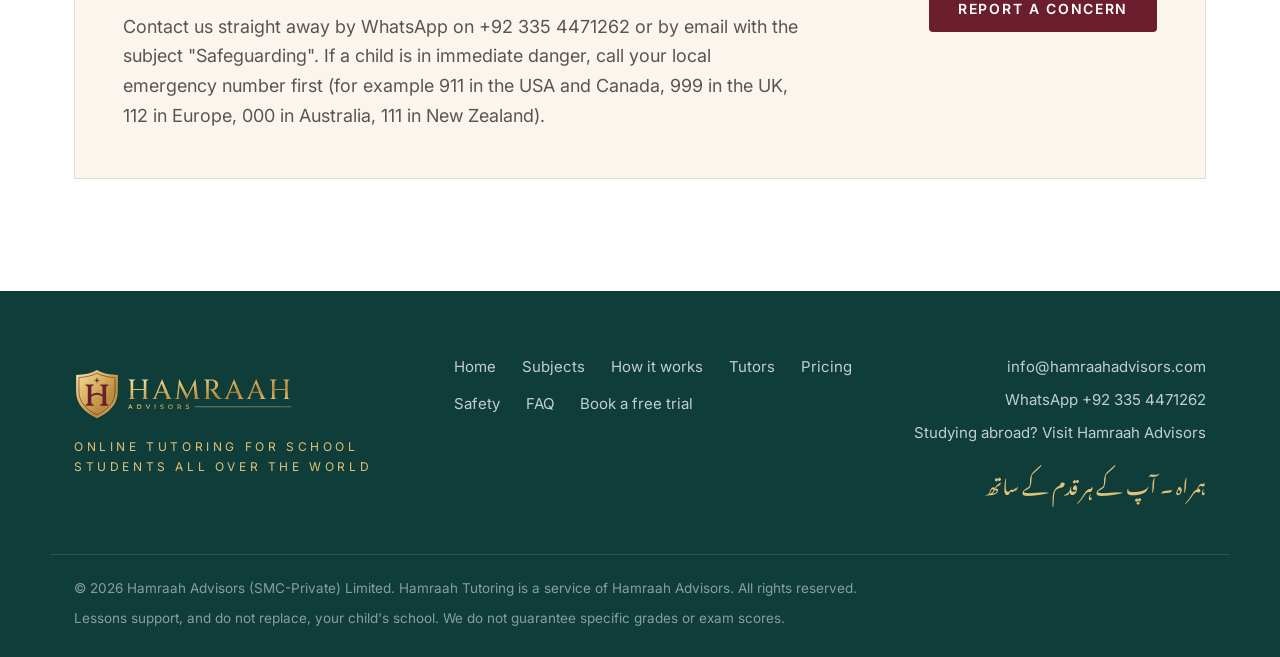
<file: safeguarding.html>
<!doctype html>
<html lang="en">
<head>
  <meta charset="utf-8">
  <meta name="viewport" content="width=device-width, initial-scale=1">
  <title>Child Safety &amp; Safeguarding Policy | Hamraah Tutoring</title>
  <meta name="description" content="How Hamraah Tutoring keeps children safe online: vetted tutors, parent-led communication, supervised and recorded lessons, and minimal data collection.">
  <link rel="canonical" href="https://tutoring.hamraahadvisors.com/safeguarding">
  <meta name="robots" content="index, follow, max-image-preview:large">
  <meta name="theme-color" content="#0F3D3A">
  <link rel="icon" href="/assets/favicon.svg" type="image/svg+xml">
  <link rel="icon" href="/assets/favicon-32.png" sizes="32x32" type="image/png">
  <link rel="apple-touch-icon" href="/assets/apple-touch-icon.png">
  <meta property="og:type" content="website">
  <meta property="og:site_name" content="Hamraah Tutoring">
  <meta property="og:locale" content="en_US">
  <meta property="og:url" content="https://tutoring.hamraahadvisors.com/safeguarding">
  <meta property="og:title" content="Child Safety &amp; Safeguarding Policy | Hamraah Tutoring">
  <meta property="og:description" content="How Hamraah Tutoring keeps children safe online: vetted tutors, parent-led communication, supervised and recorded lessons, and minimal data collection.">
  <meta property="og:image" content="https://tutoring.hamraahadvisors.com/assets/og-image.jpg">
  <meta property="og:image:width" content="1200">
  <meta property="og:image:height" content="630">
  <meta property="og:image:alt" content="Hamraah crest and logo">
  <meta name="twitter:card" content="summary_large_image">
  <meta name="twitter:title" content="Child Safety &amp; Safeguarding Policy | Hamraah Tutoring">
  <meta name="twitter:description" content="How Hamraah Tutoring keeps children safe online: vetted tutors, parent-led communication, supervised and recorded lessons, and minimal data collection.">
  <meta name="twitter:image" content="https://tutoring.hamraahadvisors.com/assets/og-image.jpg">
  <link rel="preconnect" href="https://fonts.googleapis.com">
  <link rel="preconnect" href="https://fonts.gstatic.com" crossorigin>
  <link href="https://fonts.googleapis.com/css2?family=DM+Serif+Display:ital@0;1&family=Inter:wght@400;500;600&family=Noto+Nastaliq+Urdu:wght@500&display=swap" rel="stylesheet">
  <link rel="stylesheet" href="/styles.css">
  <script type="application/ld+json">
{
 "@context": "https://schema.org",
 "@graph": [
  {
   "@type": "EducationalOrganization",
   "@id": "https://tutoring.hamraahadvisors.com/#organization",
   "name": "Hamraah Tutoring",
   "legalName": "Hamraah Advisors (SMC-Private) Limited",
   "url": "https://tutoring.hamraahadvisors.com/",
   "parentOrganization": {
    "@type": "EducationalOrganization",
    "name": "Hamraah Advisors",
    "url": "https://www.hamraahadvisors.com/"
   },
   "logo": "https://tutoring.hamraahadvisors.com/assets/logo/hamraah-crest-full-colour.png",
   "image": "https://tutoring.hamraahadvisors.com/assets/og-image.jpg",
   "email": "info@hamraahadvisors.com",
   "description": "Online one-to-one tutoring in Maths, English and Science for school students worldwide, including the USA, Canada, the UK, Europe, Australia and New Zealand, grades 3 to 10, plus SAT and GCSE preparation, with vetted tutors from Pakistan.",
   "areaServed": [
    {
     "@type": "Country",
     "name": "United States"
    },
    {
     "@type": "Country",
     "name": "Canada"
    },
    {
     "@type": "Country",
     "name": "United Kingdom"
    },
    {
     "@type": "Place",
     "name": "Europe"
    },
    {
     "@type": "Country",
     "name": "Australia"
    },
    {
     "@type": "Country",
     "name": "New Zealand"
    }
   ],
   "knowsAbout": [
    "Online tutoring",
    "Maths tutoring",
    "English tutoring",
    "Science tutoring",
    "SAT preparation",
    "GCSE preparation"
   ]
  },
  {
   "@type": "WebSite",
   "@id": "https://tutoring.hamraahadvisors.com/#website",
   "url": "https://tutoring.hamraahadvisors.com/",
   "name": "Hamraah Tutoring",
   "publisher": {
    "@id": "https://tutoring.hamraahadvisors.com/#organization"
   },
   "inLanguage": "en"
  },
  {
   "@type": "BreadcrumbList",
   "itemListElement": [
    {
     "@type": "ListItem",
     "position": 1,
     "name": "Home",
     "item": "https://tutoring.hamraahadvisors.com/"
    },
    {
     "@type": "ListItem",
     "position": 2,
     "name": "Safety",
     "item": "https://tutoring.hamraahadvisors.com/safeguarding"
    }
   ]
  }
 ]
}
  </script>
</head>
<body class="tutoring">
  <a class="skip" href="#main">Skip to content</a>
  <header class="site-header" id="top">
    <div class="wrap header-inner">
      <a class="brand" href="/" aria-label="Hamraah Tutoring home">
        <img class="brand-light" src="/assets/logo/hamraah-horizontal-full-colour.svg" alt="Hamraah" width="729" height="230">
        <img class="brand-dark" src="/assets/logo/hamraah-horizontal-reversed.svg" alt="" width="729" height="230" aria-hidden="true">
        <span class="sub-brand">Tutoring</span>
      </a>
      <button class="nav-toggle" aria-expanded="false" aria-controls="nav" aria-label="Open menu"><span></span><span></span><span></span></button>
      <nav class="nav" id="nav" aria-label="Main"><a href="/">Home</a><a href="/subjects">Subjects</a><a href="/how-it-works">How it works</a><a href="/tutors">Tutors</a><a href="/pricing">Pricing</a><a href="/safeguarding" aria-current="page">Safety</a><a href="/faq">FAQ</a><a class="btn btn-small" href="/book">Free trial</a></nav>
    </div>
  </header>
  <main id="main">
<section class="hero page-hero"><div class="pattern" aria-hidden="true"></div>
<div class="wrap"><nav class="crumbs" aria-label="Breadcrumb"><a href="/">Home</a><span aria-hidden="true">/</span><span aria-current="page">Safety</span></nav>
<p class="eyebrow">Safeguarding</p><h1>Your child's safety <em>comes first</em></h1><p class="lede">Online lessons should be as safe as a classroom. Here is exactly how we protect every child we teach.</p></div></section>
<section class="section dark"><div class="pattern" aria-hidden="true"></div><div class="wrap"><div class="section-head"><p class="eyebrow">Our approach</p><h2>Four layers of protection</h2><span class="rule"></span></div><div class="promises"><div><h3>Parents in control</h3><p>All bookings, messages and scheduling go through you, the parent. Tutors never contact your child privately.</p></div><div><h3>Supervised online lessons</h3><p>Lessons run on Zoom or Google Meet links we create. You are always welcome to sit in.</p></div><div><h3>Recorded for safety</h3><p>With your consent, lessons are recorded and kept for 30 days, so any concern can be reviewed, then deleted.</p></div><div><h3>Minimal data</h3><p>We only ask for your child&#x27;s first name, grade and school curriculum. We never share or sell family data.</p></div></div><div class="gap"></div><div class="section-head"><p class="eyebrow">Tutor vetting</p><h2>Every tutor is checked before they teach</h2><span class="rule"></span></div><div class="promises"><div><h3>Identity check</h3><p>We verify every tutor&#x27;s national ID (CNIC) and meet them on camera.</p></div><div><h3>Police and reference checks</h3><p>Every tutor provides a police character certificate and two professional references.</p></div><div><h3>Qualifications and subject test</h3><p>We check degrees and certificates, and tutors pass a subject knowledge test.</p></div><div><h3>Demo lesson and training</h3><p>Tutors teach a demo lesson we observe, and complete our child safeguarding training.</p></div></div></div></section>
<section class="section "><div class="wrap"><div class="excl"><div><h3>Rules every tutor follows</h3><ul>
<li>Teach only on lesson links created by Hamraah</li>
<li>Never contact a child by phone, text, email or social media</li>
<li>Communicate only with the parent or through our coordinator</li>
<li>Keep cameras on, in a quiet, professional setting</li>
<li>Never ask a child for personal information or photos</li>
<li>Report any concern about a child's welfare to us the same day</li></ul></div>
<div><h3>What we ask of parents</h3><ul>
<li>Be at home during lessons, and sit in whenever you wish</li>
<li>Have your child learn in a shared space, not a closed bedroom</li>
<li>Join or open the lesson link from your own account</li>
<li>Tell us straight away if anything worries you</li></ul>
<p>Any parent, child or tutor can raise a concern at any time. We take every report seriously, act on it within 24 hours, and remove any tutor who breaks these rules.</p></div></div></div></section>
<section class="section tint"><div class="wrap"><div class="section-head"><p class="eyebrow">Privacy</p><h2>Recordings and data</h2><span class="rule"></span></div><div class="dest"><div><h3>Lesson recordings</h3><p>With your consent, lessons are recorded so they can be reviewed if a question or concern ever comes up. Recordings are stored privately, are never shared, and are deleted after 30 days. You can opt out of recording at any time.</p></div>
<div><h3>Your family's data</h3><p>We ask only for what we need: your name and contact details, and your child's first name, grade and curriculum. We never sell or share family data, and we delete it on request when you stop lessons.</p></div></div></div></section>
<section class="section "><div class="wrap"><div class="join"><div><p class="eyebrow">Report a concern</p><h2>Worried about something?</h2><span class="rule"></span>
<p class="sub left">Contact us straight away by WhatsApp on +92 335 4471262 or by email with the subject "Safeguarding". If a child is in immediate danger, call your local emergency number first (for example 911 in the USA and Canada, 999 in the UK, 112 in Europe, 000 in Australia, 111 in New Zealand).</p></div>
<a class="btn btn-maroon" href="mailto:info@hamraahadvisors.com?subject=Safeguarding%20concern">Report a concern</a></div></div></section>
  </main>
  <footer class="site-footer">
    <div class="wrap footer-inner">
      <div class="footer-brand">
        <img src="/assets/logo/hamraah-horizontal-gold-foil.svg" alt="Hamraah" width="729" height="230">
        <p>Online tutoring for school students all over the world</p>
      </div>
      <nav class="footer-nav" aria-label="Footer"><a href="/">Home</a><a href="/subjects">Subjects</a><a href="/how-it-works">How it works</a><a href="/tutors">Tutors</a><a href="/pricing">Pricing</a><a href="/safeguarding" aria-current="page">Safety</a><a href="/faq">FAQ</a><a href="/book">Book a free trial</a></nav>
      <div class="footer-contact">
        <a href="mailto:info@hamraahadvisors.com">info@hamraahadvisors.com</a>
        <a href="https://wa.me/923354471262" target="_blank" rel="noopener">WhatsApp +92 335 4471262</a>
        <a href="https://www.hamraahadvisors.com/">Studying abroad? Visit Hamraah Advisors</a>
        <p class="urdu" lang="ur" dir="rtl">ہمراہ ۔ آپ کے ہر قدم کے ساتھ</p>
      </div>
    </div>
    <div class="wrap legal">
      <p>© 2026 Hamraah Advisors (SMC-Private) Limited. Hamraah Tutoring is a service of Hamraah Advisors. All rights reserved.</p>
      <p>Lessons support, and do not replace, your child's school. We do not guarantee specific grades or exam scores.</p>
    </div>
  </footer>
  <a class="wa-float" href="https://wa.me/923354471262" target="_blank" rel="noopener" aria-label="Chat with Hamraah Tutoring on WhatsApp"><svg viewBox="0 0 24 24" aria-hidden="true"><path d="M12 2a10 10 0 0 0-8.6 15.1L2 22l5-1.3A10 10 0 1 0 12 2zm5.3 14.1c-.2.6-1.3 1.2-1.8 1.3-.5 0-1 .2-3.3-.7a11.6 11.6 0 0 1-4.6-4c-.4-.5-1.1-1.6-1.1-3s.7-2 1-2.3a1 1 0 0 1 .8-.4h.6c.2 0 .4 0 .6.5l.9 2.1c.1.2.1.4 0 .6l-.4.6-.4.5c-.1.1-.3.3-.1.6a8.7 8.7 0 0 0 4.3 3.8c.3.1.5.1.6-.1l.9-1.1c.2-.3.4-.2.6-.1l2 1c.3.1.5.2.5.3a2.4 2.4 0 0 1-.1 1.3z"/></svg></a>
  <script src="/main.js" defer></script>
</body>
</html>
</file>
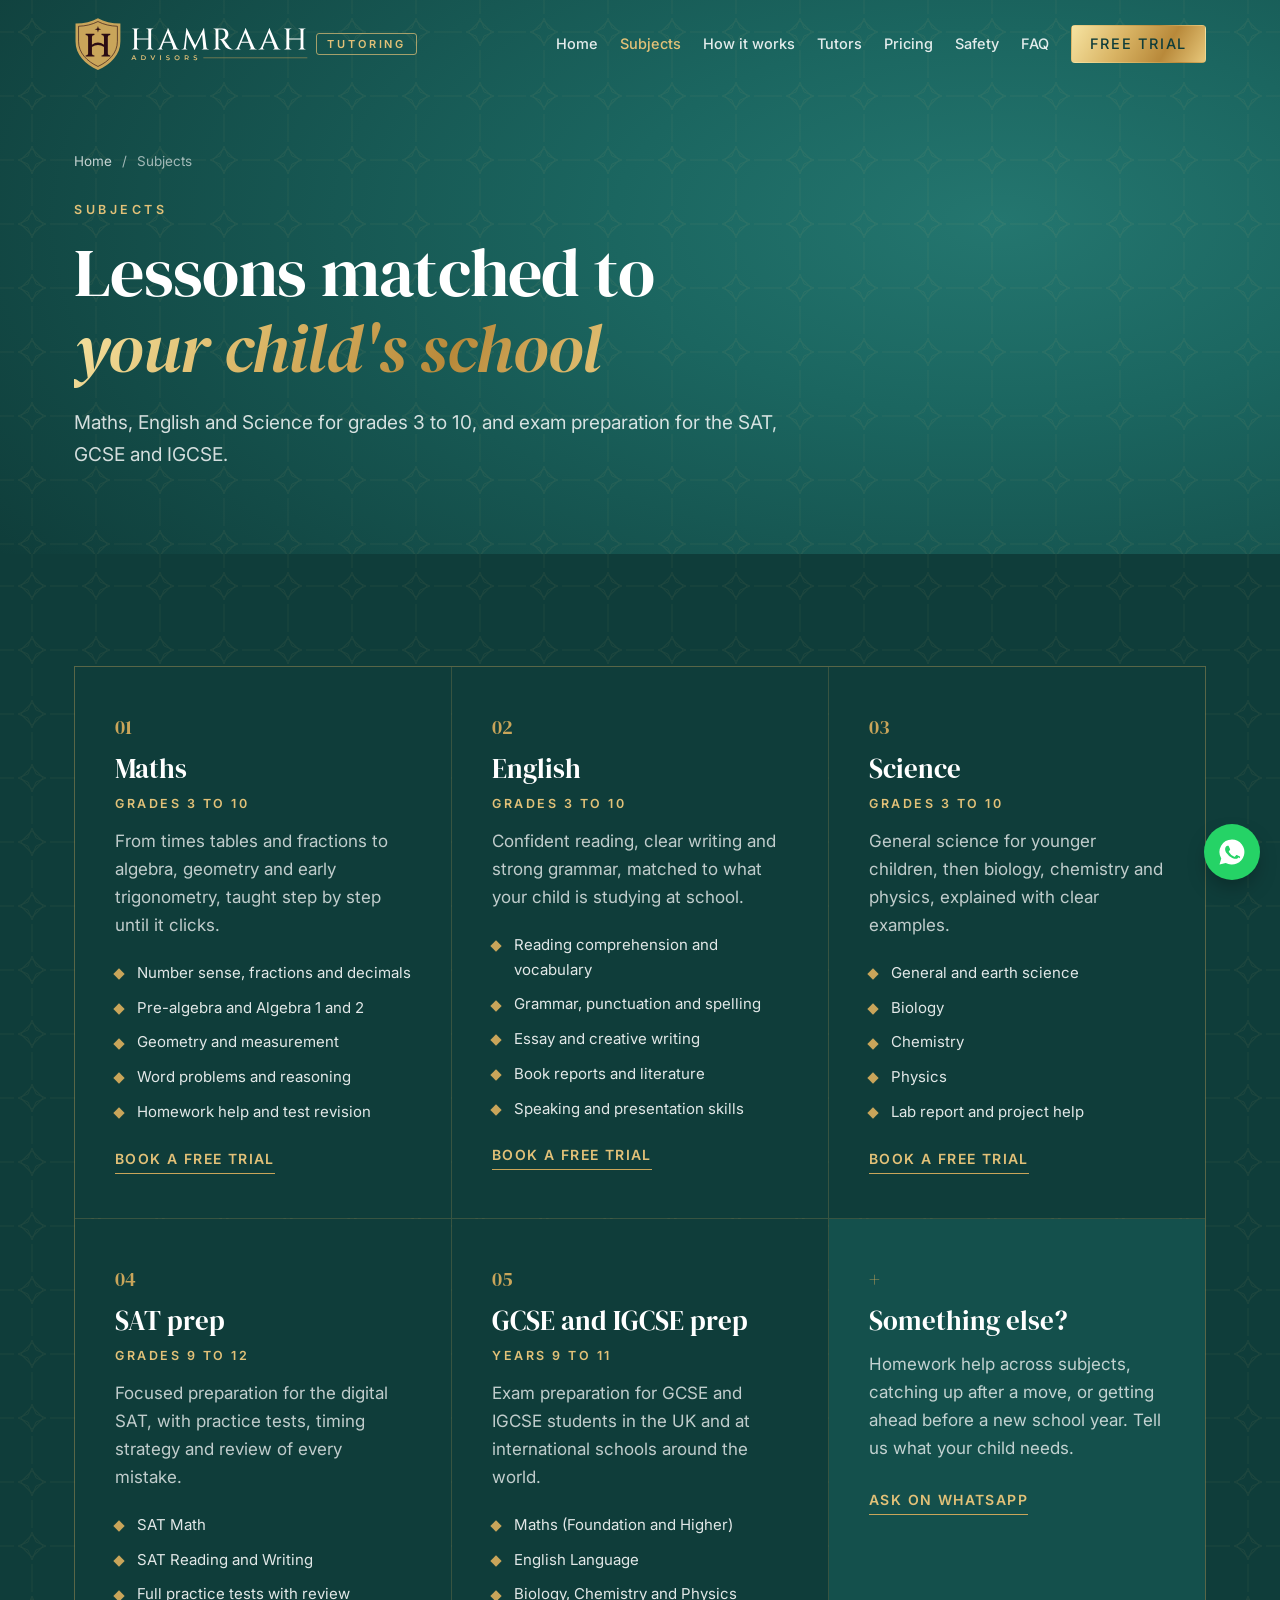
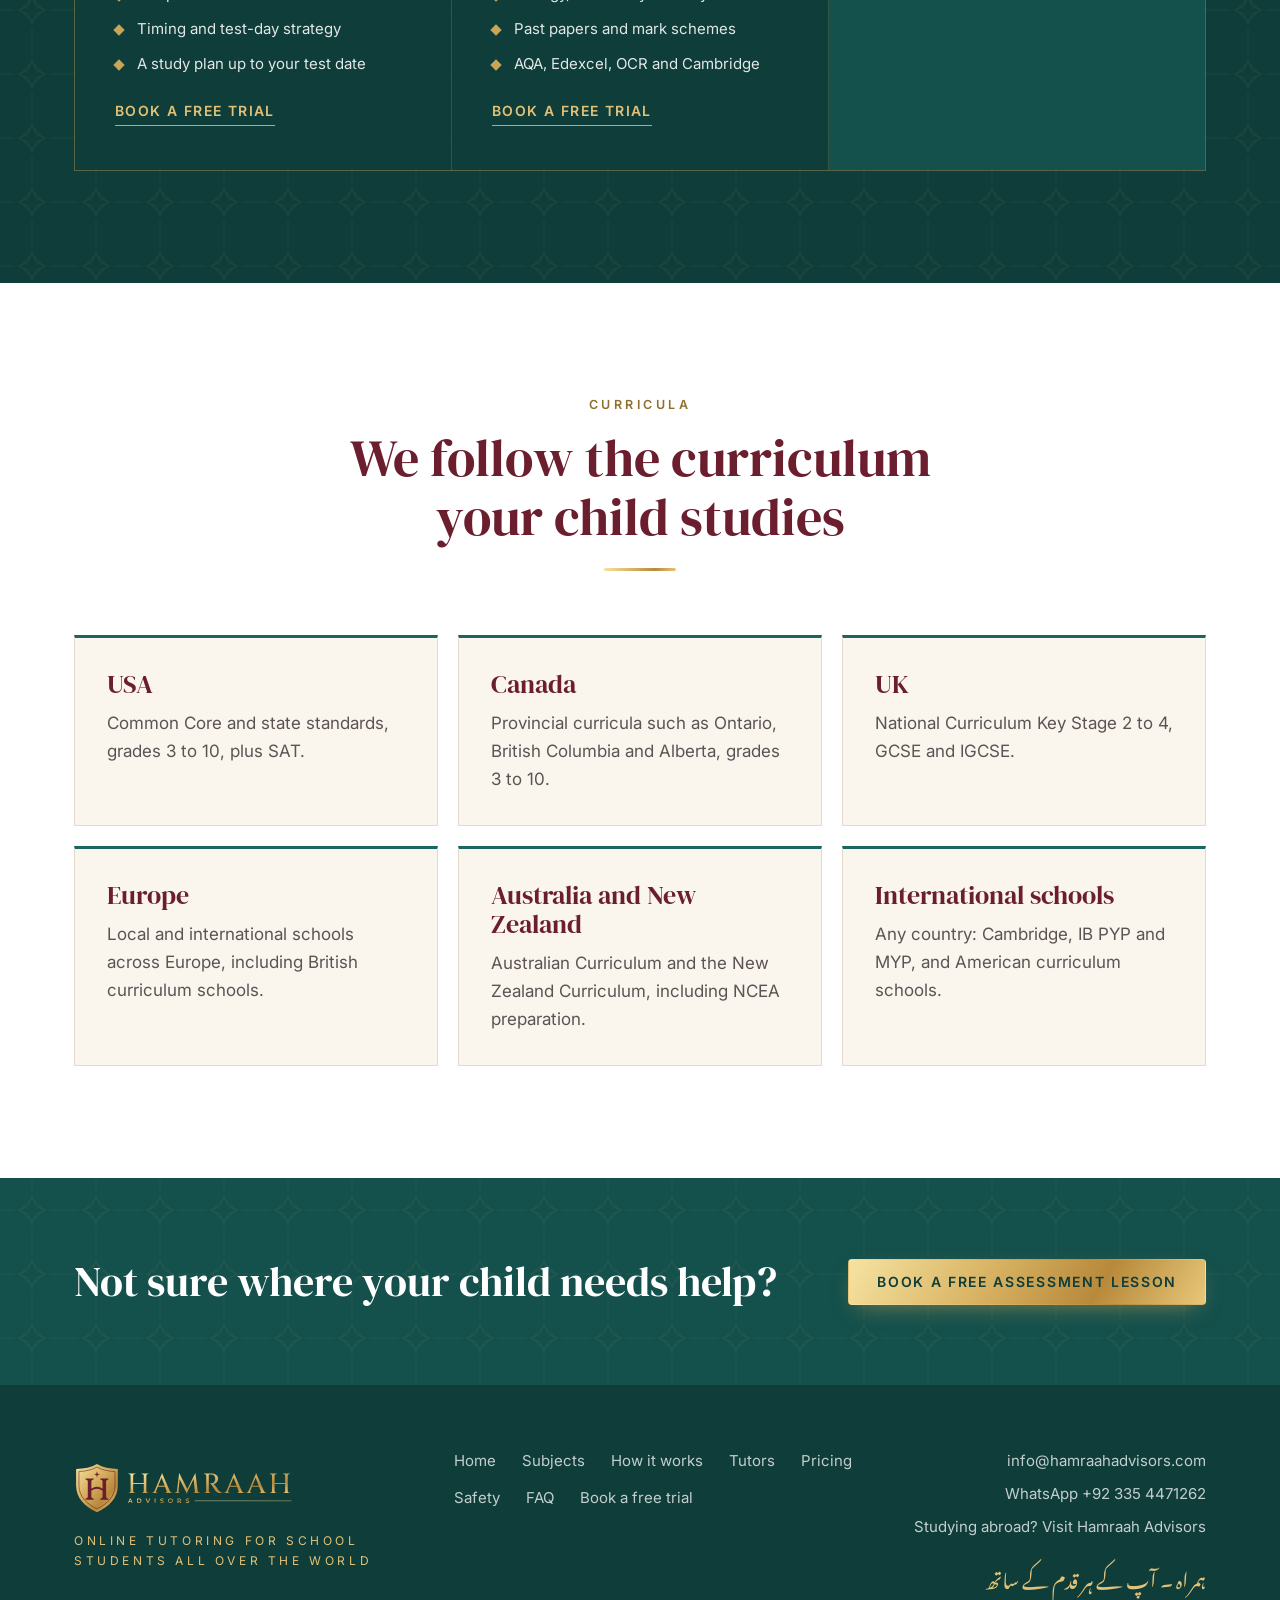
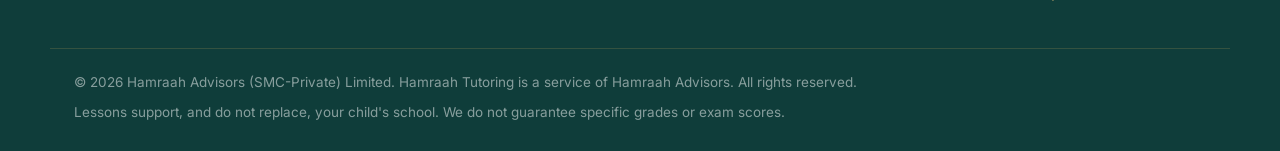
<file: subjects.html>
<!doctype html>
<html lang="en">
<head>
  <meta charset="utf-8">
  <meta name="viewport" content="width=device-width, initial-scale=1">
  <title>Maths, English, Science, SAT &amp; GCSE Tutoring | Hamraah</title>
  <meta name="description" content="Online tutoring in Maths, English and Science for grades 3 to 10, plus SAT and GCSE or IGCSE prep, matched to school curricula worldwide.">
  <link rel="canonical" href="https://tutoring.hamraahadvisors.com/subjects">
  <meta name="robots" content="index, follow, max-image-preview:large">
  <meta name="theme-color" content="#0F3D3A">
  <link rel="icon" href="/assets/favicon.svg" type="image/svg+xml">
  <link rel="icon" href="/assets/favicon-32.png" sizes="32x32" type="image/png">
  <link rel="apple-touch-icon" href="/assets/apple-touch-icon.png">
  <meta property="og:type" content="website">
  <meta property="og:site_name" content="Hamraah Tutoring">
  <meta property="og:locale" content="en_US">
  <meta property="og:url" content="https://tutoring.hamraahadvisors.com/subjects">
  <meta property="og:title" content="Maths, English, Science, SAT &amp; GCSE Tutoring | Hamraah">
  <meta property="og:description" content="Online tutoring in Maths, English and Science for grades 3 to 10, plus SAT and GCSE or IGCSE prep, matched to school curricula worldwide.">
  <meta property="og:image" content="https://tutoring.hamraahadvisors.com/assets/og-image.jpg">
  <meta property="og:image:width" content="1200">
  <meta property="og:image:height" content="630">
  <meta property="og:image:alt" content="Hamraah crest and logo">
  <meta name="twitter:card" content="summary_large_image">
  <meta name="twitter:title" content="Maths, English, Science, SAT &amp; GCSE Tutoring | Hamraah">
  <meta name="twitter:description" content="Online tutoring in Maths, English and Science for grades 3 to 10, plus SAT and GCSE or IGCSE prep, matched to school curricula worldwide.">
  <meta name="twitter:image" content="https://tutoring.hamraahadvisors.com/assets/og-image.jpg">
  <link rel="preconnect" href="https://fonts.googleapis.com">
  <link rel="preconnect" href="https://fonts.gstatic.com" crossorigin>
  <link href="https://fonts.googleapis.com/css2?family=DM+Serif+Display:ital@0;1&family=Inter:wght@400;500;600&family=Noto+Nastaliq+Urdu:wght@500&display=swap" rel="stylesheet">
  <link rel="stylesheet" href="/styles.css">
  <script type="application/ld+json">
{
 "@context": "https://schema.org",
 "@graph": [
  {
   "@type": "EducationalOrganization",
   "@id": "https://tutoring.hamraahadvisors.com/#organization",
   "name": "Hamraah Tutoring",
   "legalName": "Hamraah Advisors (SMC-Private) Limited",
   "url": "https://tutoring.hamraahadvisors.com/",
   "parentOrganization": {
    "@type": "EducationalOrganization",
    "name": "Hamraah Advisors",
    "url": "https://www.hamraahadvisors.com/"
   },
   "logo": "https://tutoring.hamraahadvisors.com/assets/logo/hamraah-crest-full-colour.png",
   "image": "https://tutoring.hamraahadvisors.com/assets/og-image.jpg",
   "email": "info@hamraahadvisors.com",
   "description": "Online one-to-one tutoring in Maths, English and Science for school students worldwide, including the USA, Canada, the UK, Europe, Australia and New Zealand, grades 3 to 10, plus SAT and GCSE preparation, with vetted tutors from Pakistan.",
   "areaServed": [
    {
     "@type": "Country",
     "name": "United States"
    },
    {
     "@type": "Country",
     "name": "Canada"
    },
    {
     "@type": "Country",
     "name": "United Kingdom"
    },
    {
     "@type": "Place",
     "name": "Europe"
    },
    {
     "@type": "Country",
     "name": "Australia"
    },
    {
     "@type": "Country",
     "name": "New Zealand"
    }
   ],
   "knowsAbout": [
    "Online tutoring",
    "Maths tutoring",
    "English tutoring",
    "Science tutoring",
    "SAT preparation",
    "GCSE preparation"
   ]
  },
  {
   "@type": "WebSite",
   "@id": "https://tutoring.hamraahadvisors.com/#website",
   "url": "https://tutoring.hamraahadvisors.com/",
   "name": "Hamraah Tutoring",
   "publisher": {
    "@id": "https://tutoring.hamraahadvisors.com/#organization"
   },
   "inLanguage": "en"
  },
  {
   "@type": "ItemList",
   "itemListElement": [
    {
     "@type": "ListItem",
     "position": 1,
     "item": {
      "@type": "Course",
      "name": "Maths online tutoring",
      "description": "From times tables and fractions to algebra, geometry and early trigonometry, taught step by step until it clicks.",
      "educationalLevel": "Grades 3 to 10",
      "provider": {
       "@id": "https://tutoring.hamraahadvisors.com/#organization"
      }
     }
    },
    {
     "@type": "ListItem",
     "position": 2,
     "item": {
      "@type": "Course",
      "name": "English online tutoring",
      "description": "Confident reading, clear writing and strong grammar, matched to what your child is studying at school.",
      "educationalLevel": "Grades 3 to 10",
      "provider": {
       "@id": "https://tutoring.hamraahadvisors.com/#organization"
      }
     }
    },
    {
     "@type": "ListItem",
     "position": 3,
     "item": {
      "@type": "Course",
      "name": "Science online tutoring",
      "description": "General science for younger children, then biology, chemistry and physics, explained with clear examples.",
      "educationalLevel": "Grades 3 to 10",
      "provider": {
       "@id": "https://tutoring.hamraahadvisors.com/#organization"
      }
     }
    },
    {
     "@type": "ListItem",
     "position": 4,
     "item": {
      "@type": "Course",
      "name": "SAT prep online tutoring",
      "description": "Focused preparation for the digital SAT, with practice tests, timing strategy and review of every mistake.",
      "educationalLevel": "Grades 9 to 12",
      "provider": {
       "@id": "https://tutoring.hamraahadvisors.com/#organization"
      }
     }
    },
    {
     "@type": "ListItem",
     "position": 5,
     "item": {
      "@type": "Course",
      "name": "GCSE and IGCSE prep online tutoring",
      "description": "Exam preparation for GCSE and IGCSE students in the UK and at international schools around the world.",
      "educationalLevel": "Years 9 to 11",
      "provider": {
       "@id": "https://tutoring.hamraahadvisors.com/#organization"
      }
     }
    }
   ]
  },
  {
   "@type": "BreadcrumbList",
   "itemListElement": [
    {
     "@type": "ListItem",
     "position": 1,
     "name": "Home",
     "item": "https://tutoring.hamraahadvisors.com/"
    },
    {
     "@type": "ListItem",
     "position": 2,
     "name": "Subjects",
     "item": "https://tutoring.hamraahadvisors.com/subjects"
    }
   ]
  }
 ]
}
  </script>
</head>
<body class="tutoring">
  <a class="skip" href="#main">Skip to content</a>
  <header class="site-header" id="top">
    <div class="wrap header-inner">
      <a class="brand" href="/" aria-label="Hamraah Tutoring home">
        <img class="brand-light" src="/assets/logo/hamraah-horizontal-full-colour.svg" alt="Hamraah" width="729" height="230">
        <img class="brand-dark" src="/assets/logo/hamraah-horizontal-reversed.svg" alt="" width="729" height="230" aria-hidden="true">
        <span class="sub-brand">Tutoring</span>
      </a>
      <button class="nav-toggle" aria-expanded="false" aria-controls="nav" aria-label="Open menu"><span></span><span></span><span></span></button>
      <nav class="nav" id="nav" aria-label="Main"><a href="/">Home</a><a href="/subjects" aria-current="page">Subjects</a><a href="/how-it-works">How it works</a><a href="/tutors">Tutors</a><a href="/pricing">Pricing</a><a href="/safeguarding">Safety</a><a href="/faq">FAQ</a><a class="btn btn-small" href="/book">Free trial</a></nav>
    </div>
  </header>
  <main id="main">
<section class="hero page-hero"><div class="pattern" aria-hidden="true"></div>
<div class="wrap"><nav class="crumbs" aria-label="Breadcrumb"><a href="/">Home</a><span aria-hidden="true">/</span><span aria-current="page">Subjects</span></nav>
<p class="eyebrow">Subjects</p><h1>Lessons matched to <em>your child's school</em></h1><p class="lede">Maths, English and Science for grades 3 to 10, and exam preparation for the SAT, GCSE and IGCSE.</p></div></section>
<section class="section dark"><div class="pattern" aria-hidden="true"></div><div class="wrap"><div class="services three"><article class="service" id="maths"><span class="idx">01</span><h3>Maths</h3><p class="level">Grades 3 to 10</p><p class="svc-intro">From times tables and fractions to algebra, geometry and early trigonometry, taught step by step until it clicks.</p><ul><li>Number sense, fractions and decimals</li><li>Pre-algebra and Algebra 1 and 2</li><li>Geometry and measurement</li><li>Word problems and reasoning</li><li>Homework help and test revision</li></ul><a class="more" href="/book?subject=Maths">Book a free trial</a></article><article class="service" id="english"><span class="idx">02</span><h3>English</h3><p class="level">Grades 3 to 10</p><p class="svc-intro">Confident reading, clear writing and strong grammar, matched to what your child is studying at school.</p><ul><li>Reading comprehension and vocabulary</li><li>Grammar, punctuation and spelling</li><li>Essay and creative writing</li><li>Book reports and literature</li><li>Speaking and presentation skills</li></ul><a class="more" href="/book?subject=English">Book a free trial</a></article><article class="service" id="science"><span class="idx">03</span><h3>Science</h3><p class="level">Grades 3 to 10</p><p class="svc-intro">General science for younger children, then biology, chemistry and physics, explained with clear examples.</p><ul><li>General and earth science</li><li>Biology</li><li>Chemistry</li><li>Physics</li><li>Lab report and project help</li></ul><a class="more" href="/book?subject=Science">Book a free trial</a></article><article class="service" id="sat"><span class="idx">04</span><h3>SAT prep</h3><p class="level">Grades 9 to 12</p><p class="svc-intro">Focused preparation for the digital SAT, with practice tests, timing strategy and review of every mistake.</p><ul><li>SAT Math</li><li>SAT Reading and Writing</li><li>Full practice tests with review</li><li>Timing and test-day strategy</li><li>A study plan up to your test date</li></ul><a class="more" href="/book?subject=SAT+prep">Book a free trial</a></article><article class="service" id="gcse"><span class="idx">05</span><h3>GCSE and IGCSE prep</h3><p class="level">Years 9 to 11</p><p class="svc-intro">Exam preparation for GCSE and IGCSE students in the UK and at international schools around the world.</p><ul><li>Maths (Foundation and Higher)</li><li>English Language</li><li>Biology, Chemistry and Physics</li><li>Past papers and mark schemes</li><li>AQA, Edexcel, OCR and Cambridge</li></ul><a class="more" href="/book?subject=GCSE+and+IGCSE+prep">Book a free trial</a></article><article class="service ask"><span class="idx">+</span><h3>Something else?</h3><p class="svc-intro">Homework help across subjects, catching up after a move, or getting ahead before a new school year. Tell us what your child needs.</p><a class="more" href="https://wa.me/923354471262" target="_blank" rel="noopener">Ask on WhatsApp</a></article></div></div></section>
<section class="section "><div class="wrap"><div class="section-head"><p class="eyebrow">Curricula</p><h2>We follow the curriculum your child studies</h2><span class="rule"></span></div><div class="curricula"><div><h3>USA</h3><p>Common Core and state standards, grades 3 to 10, plus SAT.</p></div><div><h3>Canada</h3><p>Provincial curricula such as Ontario, British Columbia and Alberta, grades 3 to 10.</p></div><div><h3>UK</h3><p>National Curriculum Key Stage 2 to 4, GCSE and IGCSE.</p></div><div><h3>Europe</h3><p>Local and international schools across Europe, including British curriculum schools.</p></div><div><h3>Australia and New Zealand</h3><p>Australian Curriculum and the New Zealand Curriculum, including NCEA preparation.</p></div><div><h3>International schools</h3><p>Any country: Cambridge, IB PYP and MYP, and American curriculum schools.</p></div></div></div></section>
<section class="band"><div class="pattern" aria-hidden="true"></div>
<div class="wrap band-inner"><h2>Not sure where your child needs help?</h2><a class="btn btn-gold" href="/book">Book a free assessment lesson</a></div></section>
  </main>
  <footer class="site-footer">
    <div class="wrap footer-inner">
      <div class="footer-brand">
        <img src="/assets/logo/hamraah-horizontal-gold-foil.svg" alt="Hamraah" width="729" height="230">
        <p>Online tutoring for school students all over the world</p>
      </div>
      <nav class="footer-nav" aria-label="Footer"><a href="/">Home</a><a href="/subjects" aria-current="page">Subjects</a><a href="/how-it-works">How it works</a><a href="/tutors">Tutors</a><a href="/pricing">Pricing</a><a href="/safeguarding">Safety</a><a href="/faq">FAQ</a><a href="/book">Book a free trial</a></nav>
      <div class="footer-contact">
        <a href="mailto:info@hamraahadvisors.com">info@hamraahadvisors.com</a>
        <a href="https://wa.me/923354471262" target="_blank" rel="noopener">WhatsApp +92 335 4471262</a>
        <a href="https://www.hamraahadvisors.com/">Studying abroad? Visit Hamraah Advisors</a>
        <p class="urdu" lang="ur" dir="rtl">ہمراہ ۔ آپ کے ہر قدم کے ساتھ</p>
      </div>
    </div>
    <div class="wrap legal">
      <p>© 2026 Hamraah Advisors (SMC-Private) Limited. Hamraah Tutoring is a service of Hamraah Advisors. All rights reserved.</p>
      <p>Lessons support, and do not replace, your child's school. We do not guarantee specific grades or exam scores.</p>
    </div>
  </footer>
  <a class="wa-float" href="https://wa.me/923354471262" target="_blank" rel="noopener" aria-label="Chat with Hamraah Tutoring on WhatsApp"><svg viewBox="0 0 24 24" aria-hidden="true"><path d="M12 2a10 10 0 0 0-8.6 15.1L2 22l5-1.3A10 10 0 1 0 12 2zm5.3 14.1c-.2.6-1.3 1.2-1.8 1.3-.5 0-1 .2-3.3-.7a11.6 11.6 0 0 1-4.6-4c-.4-.5-1.1-1.6-1.1-3s.7-2 1-2.3a1 1 0 0 1 .8-.4h.6c.2 0 .4 0 .6.5l.9 2.1c.1.2.1.4 0 .6l-.4.6-.4.5c-.1.1-.3.3-.1.6a8.7 8.7 0 0 0 4.3 3.8c.3.1.5.1.6-.1l.9-1.1c.2-.3.4-.2.6-.1l2 1c.3.1.5.2.5.3a2.4 2.4 0 0 1-.1 1.3z"/></svg></a>
  <script src="/main.js" defer></script>
</body>
</html>
</file>
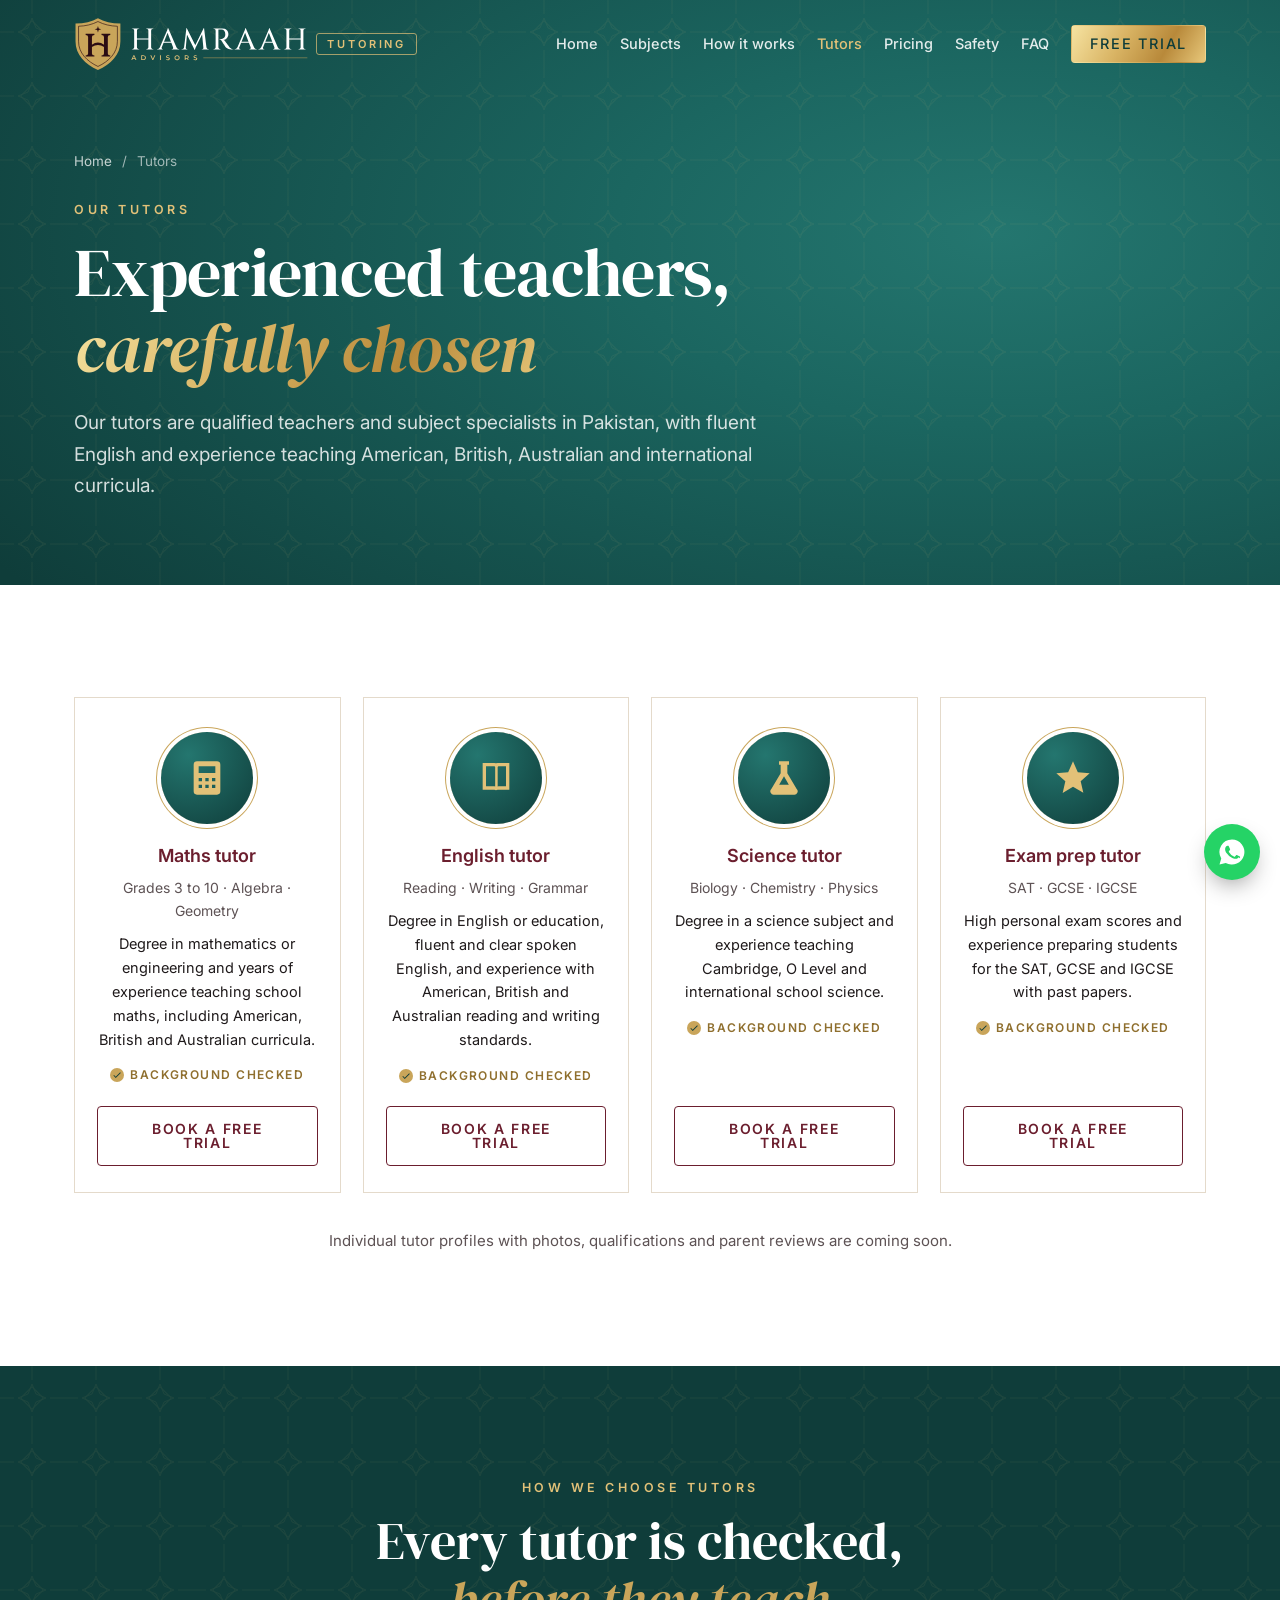
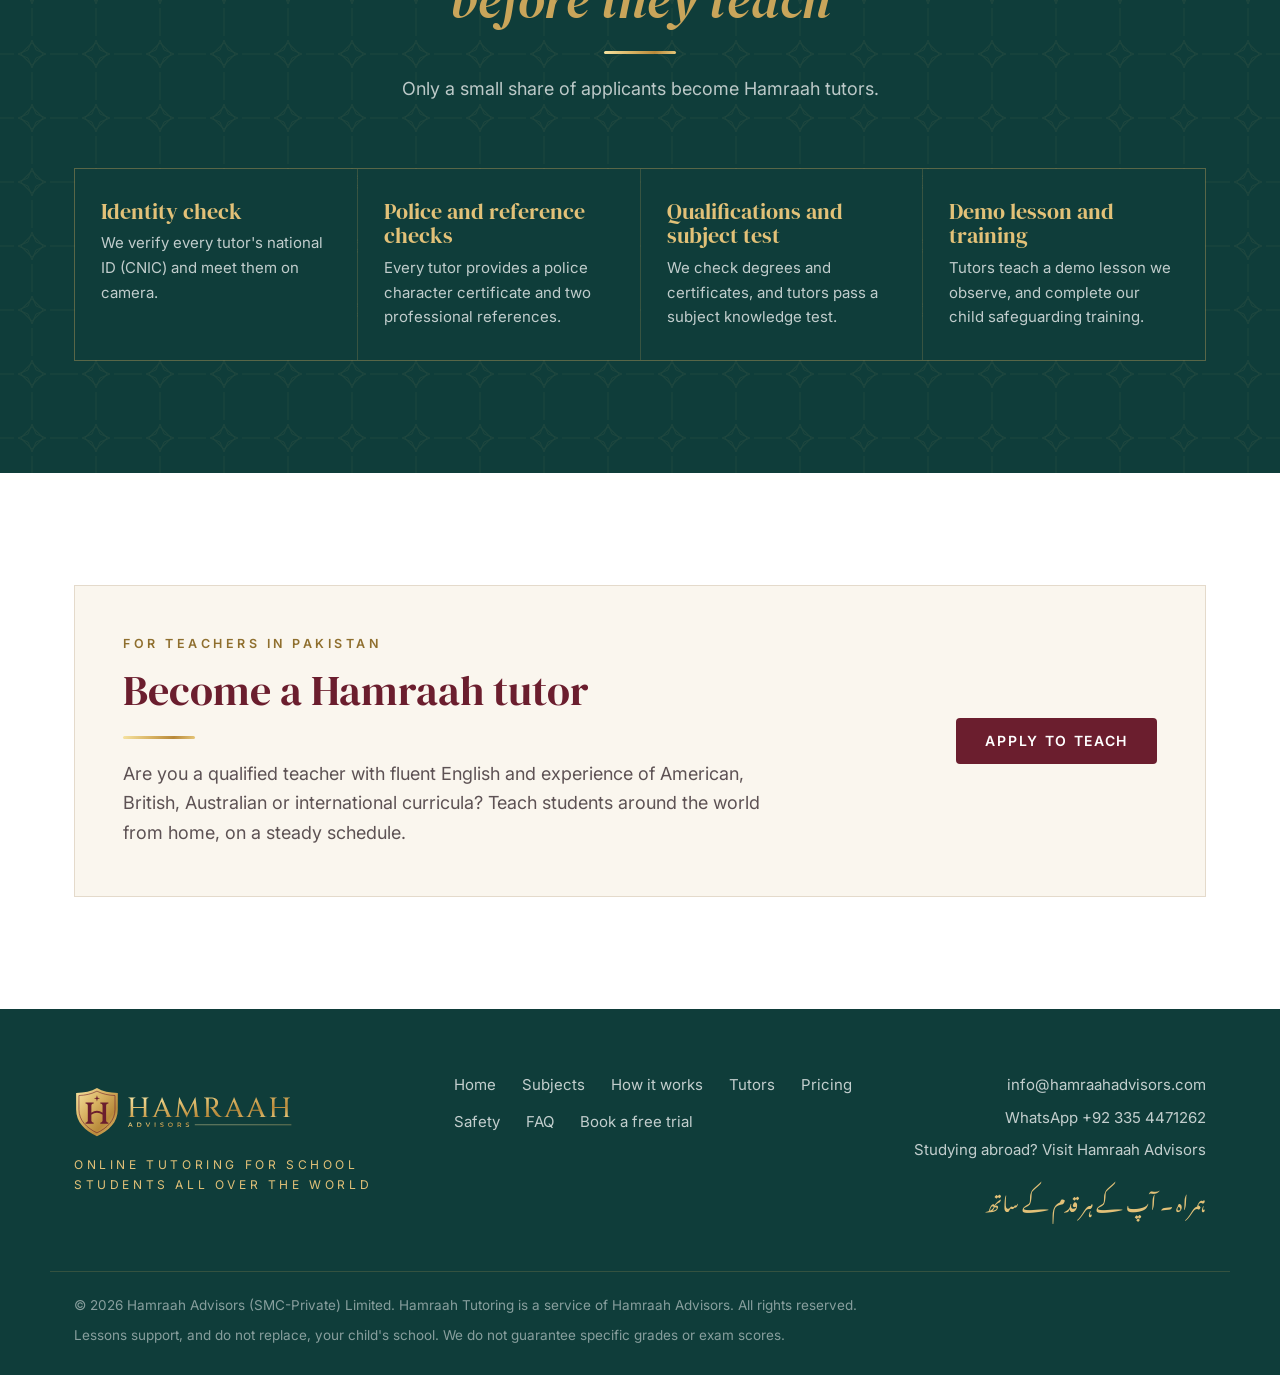
<file: tutors.html>
<!doctype html>
<html lang="en">
<head>
  <meta charset="utf-8">
  <meta name="viewport" content="width=device-width, initial-scale=1">
  <title>Qualified, Vetted Online Tutors | Hamraah Tutoring</title>
  <meta name="description" content="Meet our tutors: qualified Maths, English, Science and exam specialists from Pakistan, each ID, police and reference checked and trained in child safety.">
  <link rel="canonical" href="https://tutoring.hamraahadvisors.com/tutors">
  <meta name="robots" content="index, follow, max-image-preview:large">
  <meta name="theme-color" content="#0F3D3A">
  <link rel="icon" href="/assets/favicon.svg" type="image/svg+xml">
  <link rel="icon" href="/assets/favicon-32.png" sizes="32x32" type="image/png">
  <link rel="apple-touch-icon" href="/assets/apple-touch-icon.png">
  <meta property="og:type" content="website">
  <meta property="og:site_name" content="Hamraah Tutoring">
  <meta property="og:locale" content="en_US">
  <meta property="og:url" content="https://tutoring.hamraahadvisors.com/tutors">
  <meta property="og:title" content="Qualified, Vetted Online Tutors | Hamraah Tutoring">
  <meta property="og:description" content="Meet our tutors: qualified Maths, English, Science and exam specialists from Pakistan, each ID, police and reference checked and trained in child safety.">
  <meta property="og:image" content="https://tutoring.hamraahadvisors.com/assets/og-image.jpg">
  <meta property="og:image:width" content="1200">
  <meta property="og:image:height" content="630">
  <meta property="og:image:alt" content="Hamraah crest and logo">
  <meta name="twitter:card" content="summary_large_image">
  <meta name="twitter:title" content="Qualified, Vetted Online Tutors | Hamraah Tutoring">
  <meta name="twitter:description" content="Meet our tutors: qualified Maths, English, Science and exam specialists from Pakistan, each ID, police and reference checked and trained in child safety.">
  <meta name="twitter:image" content="https://tutoring.hamraahadvisors.com/assets/og-image.jpg">
  <link rel="preconnect" href="https://fonts.googleapis.com">
  <link rel="preconnect" href="https://fonts.gstatic.com" crossorigin>
  <link href="https://fonts.googleapis.com/css2?family=DM+Serif+Display:ital@0;1&family=Inter:wght@400;500;600&family=Noto+Nastaliq+Urdu:wght@500&display=swap" rel="stylesheet">
  <link rel="stylesheet" href="/styles.css">
  <script type="application/ld+json">
{
 "@context": "https://schema.org",
 "@graph": [
  {
   "@type": "EducationalOrganization",
   "@id": "https://tutoring.hamraahadvisors.com/#organization",
   "name": "Hamraah Tutoring",
   "legalName": "Hamraah Advisors (SMC-Private) Limited",
   "url": "https://tutoring.hamraahadvisors.com/",
   "parentOrganization": {
    "@type": "EducationalOrganization",
    "name": "Hamraah Advisors",
    "url": "https://www.hamraahadvisors.com/"
   },
   "logo": "https://tutoring.hamraahadvisors.com/assets/logo/hamraah-crest-full-colour.png",
   "image": "https://tutoring.hamraahadvisors.com/assets/og-image.jpg",
   "email": "info@hamraahadvisors.com",
   "description": "Online one-to-one tutoring in Maths, English and Science for school students worldwide, including the USA, Canada, the UK, Europe, Australia and New Zealand, grades 3 to 10, plus SAT and GCSE preparation, with vetted tutors from Pakistan.",
   "areaServed": [
    {
     "@type": "Country",
     "name": "United States"
    },
    {
     "@type": "Country",
     "name": "Canada"
    },
    {
     "@type": "Country",
     "name": "United Kingdom"
    },
    {
     "@type": "Place",
     "name": "Europe"
    },
    {
     "@type": "Country",
     "name": "Australia"
    },
    {
     "@type": "Country",
     "name": "New Zealand"
    }
   ],
   "knowsAbout": [
    "Online tutoring",
    "Maths tutoring",
    "English tutoring",
    "Science tutoring",
    "SAT preparation",
    "GCSE preparation"
   ]
  },
  {
   "@type": "WebSite",
   "@id": "https://tutoring.hamraahadvisors.com/#website",
   "url": "https://tutoring.hamraahadvisors.com/",
   "name": "Hamraah Tutoring",
   "publisher": {
    "@id": "https://tutoring.hamraahadvisors.com/#organization"
   },
   "inLanguage": "en"
  },
  {
   "@type": "BreadcrumbList",
   "itemListElement": [
    {
     "@type": "ListItem",
     "position": 1,
     "name": "Home",
     "item": "https://tutoring.hamraahadvisors.com/"
    },
    {
     "@type": "ListItem",
     "position": 2,
     "name": "Tutors",
     "item": "https://tutoring.hamraahadvisors.com/tutors"
    }
   ]
  }
 ]
}
  </script>
</head>
<body class="tutoring">
  <a class="skip" href="#main">Skip to content</a>
  <header class="site-header" id="top">
    <div class="wrap header-inner">
      <a class="brand" href="/" aria-label="Hamraah Tutoring home">
        <img class="brand-light" src="/assets/logo/hamraah-horizontal-full-colour.svg" alt="Hamraah" width="729" height="230">
        <img class="brand-dark" src="/assets/logo/hamraah-horizontal-reversed.svg" alt="" width="729" height="230" aria-hidden="true">
        <span class="sub-brand">Tutoring</span>
      </a>
      <button class="nav-toggle" aria-expanded="false" aria-controls="nav" aria-label="Open menu"><span></span><span></span><span></span></button>
      <nav class="nav" id="nav" aria-label="Main"><a href="/">Home</a><a href="/subjects">Subjects</a><a href="/how-it-works">How it works</a><a href="/tutors" aria-current="page">Tutors</a><a href="/pricing">Pricing</a><a href="/safeguarding">Safety</a><a href="/faq">FAQ</a><a class="btn btn-small" href="/book">Free trial</a></nav>
    </div>
  </header>
  <main id="main">
<section class="hero page-hero"><div class="pattern" aria-hidden="true"></div>
<div class="wrap"><nav class="crumbs" aria-label="Breadcrumb"><a href="/">Home</a><span aria-hidden="true">/</span><span aria-current="page">Tutors</span></nav>
<p class="eyebrow">Our tutors</p><h1>Experienced teachers, <em>carefully chosen</em></h1><p class="lede">Our tutors are qualified teachers and subject specialists in Pakistan, with fluent English and experience teaching American, British, Australian and international curricula.</p></div></section>
<section class="section "><div class="wrap"><div class="experts"><article class="expert"><div class="avatar" aria-hidden="true"><svg viewBox="0 0 24 24"><path d="M6 2h12a2 2 0 0 1 2 2v16a2 2 0 0 1-2 2H6a2 2 0 0 1-2-2V4a2 2 0 0 1 2-2zm1 3v4h10V5zm0 7v2h2v-2zm4 0v2h2v-2zm4 0v2h2v-2zm-8 4v2h2v-2zm4 0v2h2v-2zm4 0v2h2v-2z"/></svg></div><h3>Maths tutor</h3><p class="tags">Grades 3 to 10 · Algebra · Geometry</p><p class="desc">Degree in mathematics or engineering and years of experience teaching school maths, including American, British and Australian curricula.</p><p class="verified">Background checked</p><a class="btn btn-outline" href="/book">Book a free trial</a></article><article class="expert"><div class="avatar" aria-hidden="true"><svg viewBox="0 0 24 24"><path d="M4 3h7a3 3 0 0 1 1 .2A3 3 0 0 1 13 3h7v16h-7a2 2 0 0 0-1 .3 2 2 0 0 0-1-.3H4zm2 2v12h5l.5.1V5.5A1 1 0 0 0 11 5zm7 .5v11.6l.5-.1H18V5h-4.5a1 1 0 0 0-.5.5z"/></svg></div><h3>English tutor</h3><p class="tags">Reading · Writing · Grammar</p><p class="desc">Degree in English or education, fluent and clear spoken English, and experience with American, British and Australian reading and writing standards.</p><p class="verified">Background checked</p><a class="btn btn-outline" href="/book">Book a free trial</a></article><article class="expert"><div class="avatar" aria-hidden="true"><svg viewBox="0 0 24 24"><path d="M9 2h6v2h-1v5.2l5.6 9.4A2 2 0 0 1 17.9 22H6.1a2 2 0 0 1-1.7-3.4L10 9.2V4H9zm3 9-2.9 5h5.8z"/></svg></div><h3>Science tutor</h3><p class="tags">Biology · Chemistry · Physics</p><p class="desc">Degree in a science subject and experience teaching Cambridge, O Level and international school science.</p><p class="verified">Background checked</p><a class="btn btn-outline" href="/book">Book a free trial</a></article><article class="expert"><div class="avatar" aria-hidden="true"><svg viewBox="0 0 24 24"><path d="M12 2l2.9 6.6 7.1.6-5.4 4.7 1.6 7L12 17.3 5.8 21l1.6-7L2 9.2l7.1-.6z"/></svg></div><h3>Exam prep tutor</h3><p class="tags">SAT · GCSE · IGCSE</p><p class="desc">High personal exam scores and experience preparing students for the SAT, GCSE and IGCSE with past papers.</p><p class="verified">Background checked</p><a class="btn btn-outline" href="/book">Book a free trial</a></article></div><p class="center-note">Individual tutor profiles with photos, qualifications and parent reviews are coming soon.</p></div></section>
<section class="section dark"><div class="pattern" aria-hidden="true"></div><div class="wrap"><div class="section-head"><p class="eyebrow">How we choose tutors</p><h2>Every tutor is checked, <em>before they teach</em></h2><span class="rule"></span><p class="sub">Only a small share of applicants become Hamraah tutors.</p></div><div class="promises"><div><h3>Identity check</h3><p>We verify every tutor&#x27;s national ID (CNIC) and meet them on camera.</p></div><div><h3>Police and reference checks</h3><p>Every tutor provides a police character certificate and two professional references.</p></div><div><h3>Qualifications and subject test</h3><p>We check degrees and certificates, and tutors pass a subject knowledge test.</p></div><div><h3>Demo lesson and training</h3><p>Tutors teach a demo lesson we observe, and complete our child safeguarding training.</p></div></div></div></section>
<section class="section "><div class="wrap"><div class="join"><div><p class="eyebrow">For teachers in Pakistan</p><h2>Become a Hamraah tutor</h2><span class="rule"></span>
<p class="sub left">Are you a qualified teacher with fluent English and experience of American, British, Australian or international curricula? Teach students around the world from home, on a steady schedule.</p></div>
<a class="btn btn-maroon" href="mailto:info@hamraahadvisors.com?subject=Become%20a%20Hamraah%20tutor">Apply to teach</a></div></div></section>
  </main>
  <footer class="site-footer">
    <div class="wrap footer-inner">
      <div class="footer-brand">
        <img src="/assets/logo/hamraah-horizontal-gold-foil.svg" alt="Hamraah" width="729" height="230">
        <p>Online tutoring for school students all over the world</p>
      </div>
      <nav class="footer-nav" aria-label="Footer"><a href="/">Home</a><a href="/subjects">Subjects</a><a href="/how-it-works">How it works</a><a href="/tutors" aria-current="page">Tutors</a><a href="/pricing">Pricing</a><a href="/safeguarding">Safety</a><a href="/faq">FAQ</a><a href="/book">Book a free trial</a></nav>
      <div class="footer-contact">
        <a href="mailto:info@hamraahadvisors.com">info@hamraahadvisors.com</a>
        <a href="https://wa.me/923354471262" target="_blank" rel="noopener">WhatsApp +92 335 4471262</a>
        <a href="https://www.hamraahadvisors.com/">Studying abroad? Visit Hamraah Advisors</a>
        <p class="urdu" lang="ur" dir="rtl">ہمراہ ۔ آپ کے ہر قدم کے ساتھ</p>
      </div>
    </div>
    <div class="wrap legal">
      <p>© 2026 Hamraah Advisors (SMC-Private) Limited. Hamraah Tutoring is a service of Hamraah Advisors. All rights reserved.</p>
      <p>Lessons support, and do not replace, your child's school. We do not guarantee specific grades or exam scores.</p>
    </div>
  </footer>
  <a class="wa-float" href="https://wa.me/923354471262" target="_blank" rel="noopener" aria-label="Chat with Hamraah Tutoring on WhatsApp"><svg viewBox="0 0 24 24" aria-hidden="true"><path d="M12 2a10 10 0 0 0-8.6 15.1L2 22l5-1.3A10 10 0 1 0 12 2zm5.3 14.1c-.2.6-1.3 1.2-1.8 1.3-.5 0-1 .2-3.3-.7a11.6 11.6 0 0 1-4.6-4c-.4-.5-1.1-1.6-1.1-3s.7-2 1-2.3a1 1 0 0 1 .8-.4h.6c.2 0 .4 0 .6.5l.9 2.1c.1.2.1.4 0 .6l-.4.6-.4.5c-.1.1-.3.3-.1.6a8.7 8.7 0 0 0 4.3 3.8c.3.1.5.1.6-.1l.9-1.1c.2-.3.4-.2.6-.1l2 1c.3.1.5.2.5.3a2.4 2.4 0 0 1-.1 1.3z"/></svg></a>
  <script src="/main.js" defer></script>
</body>
</html>
</file>
<file: styles.css>
/* Generated by _build/build.py from brand.css + tutoring.css. Do not edit here. */
:root {
  --maroon: #6B1E2E;
  --maroon-2: #5a1826;
  --deep: #2A0C13;
  --gold: #C9A55A;
  --gold-deep: #8F6F2E;
  --gold-light: #E2C178;
  --foil: linear-gradient(120deg, #F6E3A1 0%, #D9B464 38%, #B8893A 70%, #E7C77A 100%);
  --ivory: #FAF6EE;
  --sand: #F3ECE0;
  --ink: #1F1A1B;
  --muted: #5d5254;
  --line: #E4DACB;
  --serif: "DM Serif Display", Georgia, "Times New Roman", serif;
  --sans: "Inter", system-ui, -apple-system, "Segoe UI", Roboto, sans-serif;
  --wrap: 1180px;
  --radius: 4px;
}

*, *::before, *::after { box-sizing: border-box; }
html { scroll-behavior: smooth; scroll-padding-top: 88px; }
body {
  margin: 0;
  font-family: var(--sans);
  font-size: 17px;
  line-height: 1.65;
  color: var(--ink);
  background: #fff;
  -webkit-font-smoothing: antialiased;
}
img { max-width: 100%; height: auto; display: block; }
a { color: inherit; }
h1, h2, h3 { font-family: var(--serif); font-weight: 400; line-height: 1.12; margin: 0; }
h1 em, h2 em { font-style: italic; color: var(--gold); }
p { margin: 0; }

.wrap { max-width: var(--wrap); margin: 0 auto; padding: 0 24px; }
.skip { position: absolute; left: -999px; top: 8px; background: var(--gold); color: var(--deep); padding: 8px 14px; z-index: 100; }
.skip:focus { left: 8px; }

.eyebrow, .kicker {
  font-size: 12.5px; font-weight: 600; letter-spacing: .28em; text-transform: uppercase;
  color: var(--gold-deep);
}
.rule { display: block; width: 72px; height: 3px; background: var(--foil); margin-top: 22px; border-radius: 2px; }

/* Buttons */
.btn {
  display: inline-flex; align-items: center; justify-content: center;
  padding: 15px 28px; border-radius: var(--radius);
  font: 600 14px/1 var(--sans); letter-spacing: .12em; text-transform: uppercase;
  text-decoration: none; border: 1px solid transparent; cursor: pointer;
  transition: transform .2s ease, box-shadow .2s ease, background .2s ease, color .2s ease;
}
.btn:hover { transform: translateY(-1px); }
.btn-gold { background: var(--foil); color: var(--deep); box-shadow: 0 8px 24px -10px rgba(201,165,90,.7); }
.btn-gold:hover { box-shadow: 0 12px 28px -10px rgba(201,165,90,.9); }
.btn-ghost { border-color: rgba(226,193,120,.55); color: var(--gold-light); }
.btn-ghost:hover { background: rgba(226,193,120,.1); }
.btn-maroon { background: var(--maroon); color: #fff; }
.btn-maroon:hover { background: var(--deep); }
.btn-small { padding: 11px 18px; font-size: 12px; background: var(--maroon); color: #fff !important; }
.btn-small:hover { background: var(--deep); }

/* Header */
.site-header {
  position: fixed; inset: 0 0 auto; z-index: 50;
  transition: background .3s ease, box-shadow .3s ease;
}
.header-inner { display: flex; align-items: center; justify-content: space-between; height: 88px; }
.brand { display: block; margin-left: -18px; }
.brand img { height: 84px; width: auto; }
.brand-light { display: none !important; }
.site-header.scrolled { background: rgba(255,255,255,.96); backdrop-filter: blur(8px); box-shadow: 0 1px 0 var(--line); }
.site-header.scrolled .brand-light { display: block !important; }
.site-header.scrolled .brand-dark { display: none; }
.nav { display: flex; align-items: center; gap: 30px; }
.nav a { text-decoration: none; font-size: 14.5px; font-weight: 500; color: rgba(255,255,255,.88); transition: color .2s; }
.nav a:not(.btn):hover { color: var(--gold-light); }
.site-header.scrolled .nav a:not(.btn) { color: var(--ink); }
.site-header.scrolled .nav a:not(.btn):hover { color: var(--maroon); }
.nav .btn-small { background: var(--foil); color: var(--deep) !important; }
.site-header.scrolled .nav .btn-small { background: var(--maroon); color: #fff !important; }

.nav-toggle { display: none; background: none; border: 0; padding: 10px; cursor: pointer; }
.nav-toggle span { display: block; width: 24px; height: 2px; background: #fff; margin: 5px 0; transition: transform .25s, opacity .25s; }
.site-header.scrolled .nav-toggle span { background: var(--ink); }

/* Pattern (eight-point star lattice) */
.pattern {
  position: absolute; inset: 0; pointer-events: none; opacity: .07;
  background-image: url("data:image/svg+xml,%3Csvg xmlns='http://www.w3.org/2000/svg' width='64' height='64' viewBox='0 0 64 64'%3E%3Cg fill='none' stroke='%23E2C178' stroke-width='1'%3E%3Cpath d='M32 18l4 10 10 4-10 4-4 10-4-10-10-4 10-4z'/%3E%3Crect x='24' y='24' width='16' height='16' transform='rotate(45 32 32)'/%3E%3Cpath d='M0 32h14M50 32h14M32 0v14M32 50v14'/%3E%3C/g%3E%3C/svg%3E");
}

/* Hero */
.hero {
  position: relative; overflow: hidden; color: #fff;
  background: radial-gradient(1200px 600px at 78% 40%, #7d2537 0%, var(--maroon) 35%, var(--deep) 100%);
  padding: 150px 0 110px;
}
.hero-inner { position: relative; display: grid; grid-template-columns: 1.25fr .9fr; gap: 48px; align-items: center; }
.hero .eyebrow { color: var(--gold-light); }
.hero h1 { font-size: clamp(44px, 6.4vw, 82px); margin: 18px 0 26px; letter-spacing: -.01em; }
.hero h1 em { background: var(--foil); -webkit-background-clip: text; background-clip: text; color: transparent; padding-right: .06em; }
.lede { font-size: 19px; color: rgba(255,255,255,.82); max-width: 560px; }
.lede strong { color: var(--gold-light); font-weight: 500; }
.hero-cta { display: flex; flex-wrap: wrap; gap: 14px; margin-top: 38px; }
.hero-mark { display: flex; flex-direction: column; align-items: center; }
.hero-mark img { width: min(380px, 100%); filter: drop-shadow(0 30px 40px rgba(0,0,0,.35)); }
.tagline { margin-top: -12px; font-size: 12px; letter-spacing: .34em; text-transform: uppercase; color: var(--gold-light); text-align: center; }

/* Strip */
.strip { background: var(--deep); color: #fff; border-top: 1px solid rgba(201,165,90,.25); }
.strip-inner { display: grid; grid-template-columns: repeat(4, 1fr); }
.strip-inner > div { padding: 30px 22px; display: flex; flex-direction: column; gap: 4px; border-left: 1px solid rgba(201,165,90,.18); }
.strip-inner > div:first-child { border-left: 0; padding-left: 0; }
.num { font-family: var(--serif); font-size: 32px; line-height: 1.1; background: var(--foil); -webkit-background-clip: text; background-clip: text; color: transparent; }
.lbl { font-size: 14px; color: rgba(255,255,255,.7); }

/* Sections */
.section { position: relative; padding: 112px 0; }
.section.tint { background: var(--ivory); }
.section.dark { background: var(--deep); color: #fff; overflow: hidden; }
.section-head { text-align: center; max-width: 760px; margin: 0 auto 64px; display: flex; flex-direction: column; align-items: center; }
.section-head h2 { font-size: clamp(34px, 4.4vw, 52px); margin-top: 14px; color: var(--maroon); }
.section.dark .section-head h2 { color: #fff; }
.section.dark .eyebrow { color: var(--gold-light); }
.section-head.left { text-align: left; align-items: flex-start; margin: 0 0 28px; }

/* About */
.about-grid { display: grid; grid-template-columns: 1fr 1fr; gap: 64px; }
.mv { border-top: 3px solid var(--maroon); padding-top: 28px; }
.mv h3 { font-size: clamp(26px, 2.8vw, 34px); color: var(--maroon); margin: 14px 0 16px; }
.mv p:last-child { color: var(--muted); }

/* Services */
.services { position: relative; display: grid; grid-template-columns: repeat(2, 1fr); gap: 1px; background: rgba(201,165,90,.22); border: 1px solid rgba(201,165,90,.22); }
.service { background: var(--deep); padding: 44px 40px; transition: background .3s ease; }
.service:hover { background: #331019; }
.service .idx { font-family: var(--serif); color: var(--gold); font-size: 20px; }
.service h3 { font-size: 30px; margin: 10px 0 14px; }
.service p { color: rgba(255,255,255,.74); }
.service ul { list-style: none; padding: 0; margin: 22px 0 0; display: grid; gap: 10px; }
.service li { position: relative; padding-left: 22px; font-size: 15px; color: rgba(255,255,255,.88); }
.service li::before { content: ""; position: absolute; left: 0; top: .62em; width: 8px; height: 8px; background: var(--gold); transform: rotate(45deg); }

/* Audience */
.audience { display: grid; grid-template-columns: repeat(3, 1fr); gap: 40px; }
.audience article { border-top: 3px solid var(--maroon); padding-top: 26px; }
.audience .idx { font-size: 13px; font-weight: 600; letter-spacing: .2em; color: var(--gold); }
.audience h3 { font-family: var(--sans); font-weight: 600; font-size: 22px; color: var(--maroon); margin: 10px 0 12px; line-height: 1.3; }
.audience p { color: var(--muted); }

/* Steps */
.steps { list-style: none; padding: 0; margin: 0; display: grid; grid-template-columns: repeat(4, 1fr); gap: 28px; counter-reset: s; }
.steps li { position: relative; padding-top: 74px; counter-increment: s; }
.steps li::before {
  content: counter(s, decimal-leading-zero);
  position: absolute; top: 0; left: 0; width: 52px; height: 52px; border-radius: 50%;
  display: grid; place-items: center; font-family: var(--serif); font-size: 20px;
  color: var(--gold-light); background: var(--maroon);
}
.steps li:not(:last-child)::after { content: ""; position: absolute; top: 26px; left: 64px; right: -16px; height: 1px; background: linear-gradient(90deg, var(--gold), transparent); }
.steps h3 { font-size: 26px; color: var(--maroon); margin-bottom: 10px; }
.steps p { color: var(--muted); font-size: 16px; }
.values { margin-top: 80px; display: grid; grid-template-columns: repeat(3, 1fr); background: #fff; border: 1px solid var(--line); }
.values > div { padding: 34px 32px; border-left: 1px solid var(--line); }
.values > div:first-child { border-left: 0; }
.values h4 { margin: 0 0 8px; font-size: 13px; letter-spacing: .26em; text-transform: uppercase; color: var(--gold-deep); }
.values p { color: var(--muted); font-size: 16px; }

/* Band */
.band { position: relative; overflow: hidden; background: var(--maroon); color: #fff; padding: 80px 0; }
.band-inner { position: relative; display: flex; align-items: center; justify-content: space-between; gap: 32px; }
.band h2 { font-size: clamp(28px, 3.4vw, 42px); max-width: 720px; }

/* Contact */
.contact-grid { display: grid; grid-template-columns: 1fr 1.1fr; gap: 72px; align-items: start; }
.contact-grid .section-head h2 { color: var(--maroon); }
.contact-lede { color: var(--muted); margin-bottom: 30px; }
.contact-list { list-style: none; padding: 0; margin: 0; display: grid; gap: 16px; }
.contact-list li { display: flex; align-items: center; gap: 16px; font-size: 17px; }
.contact-list a { text-decoration: none; }
.contact-list a:hover { color: var(--maroon); text-decoration: underline; text-underline-offset: 3px; }
.ico { flex: none; width: 44px; height: 44px; border-radius: 50%; background: var(--maroon); display: grid; place-items: center; }
.ico svg { width: 20px; height: 20px; fill: #fff; }
.hours { margin-top: 26px; font-size: 14.5px; color: var(--muted); }

.form { background: var(--ivory); border: 1px solid var(--line); border-top: 3px solid var(--maroon); padding: 40px; display: grid; gap: 18px; }
.form label { display: grid; gap: 7px; font-size: 13px; font-weight: 600; letter-spacing: .06em; color: var(--ink); }
.form input, .form select, .form textarea {
  width: 100%; font: 400 16px/1.4 var(--sans); color: var(--ink);
  padding: 13px 14px; background: #fff; border: 1px solid #d9cdbb; border-radius: var(--radius);
  transition: border-color .2s, box-shadow .2s;
}
.form textarea { resize: vertical; }
.form input:focus, .form select:focus, .form textarea:focus { outline: none; border-color: var(--gold); box-shadow: 0 0 0 3px rgba(201,165,90,.25); }
.form .invalid { border-color: #B3261E; }
.row2 { display: grid; grid-template-columns: 1fr 1fr; gap: 18px; }
.form .btn { justify-self: start; }
.form-note { font-size: 13.5px; color: var(--muted); }

/* Footer */
.site-footer { background: var(--deep); color: rgba(255,255,255,.75); padding: 64px 0 28px; }
.footer-inner { display: grid; grid-template-columns: 1.2fr 1fr 1fr; gap: 40px; align-items: center; padding-bottom: 36px; border-bottom: 1px solid rgba(201,165,90,.2); }
.footer-brand img { height: 78px; width: auto; margin-left: -16px; }
.footer-brand p { font-size: 12px; letter-spacing: .3em; text-transform: uppercase; color: var(--gold-light); margin-top: 4px; }
.footer-nav { display: flex; flex-wrap: wrap; gap: 12px 26px; }
.footer-nav a { text-decoration: none; font-size: 15px; }
.footer-nav a:hover { color: var(--gold-light); }
.urdu { font-family: "Noto Nastaliq Urdu", serif; font-size: 20px; line-height: 2.4; padding-bottom: 12px; color: var(--gold-light); text-align: right; }
.legal { display: flex; flex-wrap: wrap; justify-content: space-between; gap: 8px 24px; padding-top: 22px; font-size: 13.5px; color: rgba(255,255,255,.5); }

/* Reveal */
.reveal { opacity: 0; transform: translateY(18px); transition: opacity .7s ease, transform .7s ease; }
.reveal.in { opacity: 1; transform: none; }
@media (prefers-reduced-motion: reduce) {
  html { scroll-behavior: auto; }
  .reveal { opacity: 1; transform: none; transition: none; }
}

/* Responsive */
@media (max-width: 980px) {
  .hero-inner { grid-template-columns: 1fr; }
  .hero-mark { order: -1; }
  .hero-inner { gap: 20px; }
  .hero-mark img { width: 150px; }
  .hero-mark .tagline { display: none; }
  .hero { padding-top: 120px; }
  .strip-inner { grid-template-columns: repeat(2, 1fr); }
  .strip-inner > div:nth-child(3) { border-left: 0; padding-left: 0; }
  .strip-inner > div { border-top: 1px solid rgba(201,165,90,.12); }
  .services { grid-template-columns: 1fr; }
  .audience, .about-grid { grid-template-columns: 1fr; gap: 44px; }
  .steps { grid-template-columns: 1fr 1fr; row-gap: 48px; }
  .steps li:nth-child(2)::after { display: none; }
  .contact-grid { grid-template-columns: 1fr; gap: 48px; }
  .footer-inner { grid-template-columns: 1fr; }
  .urdu { text-align: left; }
}
@media (max-width: 860px) {
  .nav-toggle { display: block; }
  .nav {
    position: fixed; top: 88px; left: 0; right: 0; flex-direction: column; align-items: stretch; gap: 0;
    background: #fff; padding: 8px 24px 24px; box-shadow: 0 16px 30px -12px rgba(0,0,0,.2);
    transform: translateY(-12px); opacity: 0; visibility: hidden; transition: all .25s ease;
  }
  .nav a:not(.btn) { color: var(--ink) !important; padding: 14px 0; border-bottom: 1px solid var(--line); }
  .nav .btn-small { margin-top: 16px; background: var(--maroon) !important; color: #fff !important; padding: 15px; }
  .site-header.open { background: #fff; }
  .site-header.open .brand-light { display: block !important; }
  .site-header.open .brand-dark { display: none; }
  .site-header.open .nav { transform: none; opacity: 1; visibility: visible; }
  .site-header.open .nav-toggle span { background: var(--ink); }
  .site-header.open .nav-toggle span:nth-child(1) { transform: translateY(7px) rotate(45deg); }
  .site-header.open .nav-toggle span:nth-child(2) { opacity: 0; }
  .site-header.open .nav-toggle span:nth-child(3) { transform: translateY(-7px) rotate(-45deg); }
}
@media (max-width: 600px) {
  body { font-size: 16px; }
  .wrap { padding: 0 16px; }
  .header-inner { height: 72px; }
  .nav { top: 72px; }
  .brand img { height: 64px; margin-left: 2px; }
  .section { padding: 80px 0; }
  .section-head { margin-bottom: 44px; }
  .hero { padding: 104px 0 80px; }
  .hero-cta .btn { flex: 1 1 100%; }
  .strip-inner > div { padding: 22px 12px 22px 14px; }
  .num { font-size: 26px; }
  .service { padding: 34px 24px; }
  .steps { grid-template-columns: 1fr; }
  .steps li::after { display: none; }
  .values { grid-template-columns: 1fr; }
  .values > div { border-left: 0; border-top: 1px solid var(--line); }
  .values > div:first-child { border-top: 0; }
  .band-inner { flex-direction: column; align-items: flex-start; }
  .form { padding: 26px 20px; }
  .row2 { grid-template-columns: 1fr; }
  .form .btn { justify-self: stretch; }
}

/* ===== Study-abroad edition ===== */
.sub { margin-top: 20px; color: var(--muted); font-size: 18px; max-width: 680px; }
.section.dark .sub { color: rgba(255,255,255,.72); }
.sub.left { margin-left: 0; }
.wrap.narrow { max-width: 860px; }
.center-note { text-align: center; color: var(--muted); font-size: 15px; margin-top: 36px; }

.hero-badges { list-style: none; padding: 0; margin: 34px 0 0; display: flex; flex-wrap: wrap; gap: 10px 22px; }
.hero-badges li { position: relative; padding-left: 18px; font-size: 14px; color: rgba(255,255,255,.85); letter-spacing: .02em; }
.hero-badges li::before { content: ""; position: absolute; left: 0; top: .5em; width: 7px; height: 7px; background: var(--gold); transform: rotate(45deg); }

/* Compare */
.compare { display: grid; grid-template-columns: 1fr 1fr; gap: 28px; }
.compare-col { padding: 36px 36px 30px; border: 1px solid var(--line); }
.compare-col ul { list-style: none; padding: 0; margin: 18px 0 0; display: grid; gap: 14px; }
.compare-col li { position: relative; padding-left: 30px; }
.compare-col.them { background: #fff; color: var(--muted); }
.compare-col.them .kicker { color: #8a7f80; }
.compare-col.them li::before { content: "–"; position: absolute; left: 6px; color: #b5a9aa; }
.compare-col.us { background: var(--maroon); border-color: var(--maroon); color: #fff; box-shadow: 0 24px 50px -28px rgba(107,30,46,.7); }
.compare-col.us .kicker { color: var(--gold-light); }
.compare-col.us li::before { content: ""; position: absolute; left: 2px; top: .45em; width: 14px; height: 8px; border-left: 2px solid var(--gold); border-bottom: 2px solid var(--gold); transform: rotate(-45deg); }

/* Journey */
.journey { list-style: none; padding: 0; margin: 0; display: grid; grid-template-columns: repeat(4, 1fr); gap: 20px; counter-reset: j; }
.journey li { counter-increment: j; background: #fff; border: 1px solid var(--line); border-top: 3px solid var(--maroon); padding: 26px 24px 24px; transition: transform .25s, box-shadow .25s; }
.journey li:hover { transform: translateY(-3px); box-shadow: 0 18px 36px -24px rgba(42,12,19,.35); }
.journey li::before { content: counter(j, decimal-leading-zero); display: block; font-family: var(--serif); font-size: 34px; line-height: 1; background: var(--foil); -webkit-background-clip: text; background-clip: text; color: transparent; margin-bottom: 14px; }
.journey h3 { font-family: var(--sans); font-weight: 600; font-size: 18px; color: var(--maroon); line-height: 1.3; margin-bottom: 6px; }
.journey p { color: var(--muted); font-size: 15px; }

/* Services: three columns + note */
.services.three { grid-template-columns: repeat(3, 1fr); }
.service h3 { font-size: 27px; }
.service .note { margin-top: 18px; font-size: 13.5px; color: var(--gold-light); border-left: 2px solid var(--gold); padding-left: 12px; }
.service .note strong { color: #fff; font-weight: 600; }

/* Experts */
.experts { display: grid; grid-template-columns: repeat(4, 1fr); gap: 22px; }
.expert { text-align: center; border: 1px solid var(--line); padding: 34px 22px 26px; display: flex; flex-direction: column; align-items: center; background: #fff; transition: box-shadow .25s, transform .25s; }
.expert:hover { transform: translateY(-3px); box-shadow: 0 22px 40px -26px rgba(42,12,19,.4); }
.avatar { width: 92px; height: 92px; border-radius: 50%; display: grid; place-items: center; background: radial-gradient(circle at 30% 25%, #7d2537, var(--deep)); box-shadow: 0 0 0 4px #fff, 0 0 0 5px var(--gold); margin-bottom: 20px; }
.avatar svg { width: 40px; height: 40px; fill: var(--gold-light); }
.expert h3 { font-family: var(--sans); font-weight: 600; font-size: 18px; color: var(--maroon); line-height: 1.3; }
.expert .tags { font-size: 14px; color: var(--muted); margin: 8px 0 12px; }
.verified { font-size: 12px; font-weight: 600; letter-spacing: .12em; text-transform: uppercase; color: var(--gold-deep); display: inline-flex; align-items: center; gap: 6px; margin-bottom: 20px; }
.verified::before { content: ""; width: 14px; height: 14px; border-radius: 50%; background: var(--gold) url("data:image/svg+xml,%3Csvg xmlns='http://www.w3.org/2000/svg' viewBox='0 0 24 24'%3E%3Cpath d='M9 16.2 4.8 12l-1.4 1.4L9 19 21 7l-1.4-1.4z' fill='%232A0C13'/%3E%3C/svg%3E") center/10px no-repeat; }
.expert .btn { margin-top: auto; width: 100%; }
.btn-outline { border-color: var(--maroon); color: var(--maroon); background: transparent; }
.btn-outline:hover { background: var(--maroon); color: #fff; }

/* Sessions */
.sessions { display: grid; grid-template-columns: repeat(5, 1fr); gap: 16px; }
.session { font: inherit; text-align: left; cursor: pointer; background: #fff; border: 1px solid var(--line); padding: 24px 20px; display: flex; flex-direction: column; gap: 6px; transition: border-color .2s, box-shadow .2s, transform .2s; }
.session:hover, .session:focus-visible { border-color: var(--gold); transform: translateY(-2px); box-shadow: 0 16px 32px -22px rgba(42,12,19,.4); outline: none; }
.session .dur { font-size: 12px; font-weight: 600; letter-spacing: .16em; text-transform: uppercase; color: var(--gold-deep); }
.session .name { font-family: var(--serif); font-size: 22px; line-height: 1.15; color: var(--maroon); }
.session .desc { font-size: 14.5px; color: var(--muted); }

/* Packages */
.packages { display: grid; grid-template-columns: repeat(4, 1fr); gap: 20px; align-items: stretch; }
.pkg { position: relative; border: 1px solid var(--line); padding: 34px 28px 28px; display: flex; flex-direction: column; background: #fff; }
.pkg h3 { font-size: 30px; color: var(--maroon); }
.pkg-lede { color: var(--muted); margin: 6px 0 20px; }
.pkg ul { list-style: none; padding: 0; margin: 0 0 28px; display: grid; gap: 10px; }
.pkg li { position: relative; padding-left: 22px; font-size: 15.5px; }
.pkg li::before { content: ""; position: absolute; left: 0; top: .6em; width: 8px; height: 8px; background: var(--gold); transform: rotate(45deg); }
.pkg .btn { margin-top: auto; }
.pkg.featured { background: var(--deep); border-color: var(--deep); color: #fff; transform: translateY(-10px); box-shadow: 0 30px 60px -30px rgba(42,12,19,.8); }
.pkg.featured h3 { color: #fff; }
.pkg.featured .pkg-lede { color: rgba(255,255,255,.7); }
.badge { position: absolute; top: -13px; left: 28px; background: var(--foil); color: var(--deep); font-size: 11px; font-weight: 600; letter-spacing: .14em; text-transform: uppercase; padding: 6px 12px; border-radius: 3px; }

/* Promises */
.promises { position: relative; display: grid; grid-template-columns: repeat(4, 1fr); gap: 1px; background: rgba(201,165,90,.22); border: 1px solid rgba(201,165,90,.22); }
.promises > div { background: var(--deep); padding: 30px 26px; }
.promises h3 { font-size: 22px; margin-bottom: 8px; color: var(--gold-light); }
.promises p { font-size: 15px; color: rgba(255,255,255,.74); }

/* Platform */
.platform { display: grid; grid-template-columns: .9fr 1.1fr; gap: 64px; align-items: center; }
.platform h2 { font-size: clamp(32px, 4vw, 46px); color: var(--maroon); margin-top: 14px; }
.features { list-style: none; padding: 0; margin: 0; display: grid; grid-template-columns: 1fr 1fr; gap: 12px; }
.features li { padding: 16px 18px 16px 44px; background: var(--ivory); border: 1px solid var(--line); position: relative; font-size: 15.5px; }
.features li::before { content: ""; position: absolute; left: 18px; top: 50%; width: 10px; height: 10px; margin-top: -5px; background: var(--maroon); transform: rotate(45deg); }

/* FAQ */
.faq { display: grid; gap: 12px; }
.faq details { background: #fff; border: 1px solid var(--line); }
.faq summary { list-style: none; cursor: pointer; padding: 20px 56px 20px 24px; font-weight: 600; font-size: 17px; color: var(--maroon); position: relative; }
.faq summary::-webkit-details-marker { display: none; }
.faq summary::after { content: "+"; position: absolute; right: 24px; top: 50%; transform: translateY(-50%); font-family: var(--serif); font-size: 28px; color: var(--gold-deep); transition: transform .2s; }
.faq details[open] summary::after { transform: translateY(-50%) rotate(45deg); }
.faq details p { padding: 0 24px 22px; color: var(--muted); }

.form-actions { display: flex; flex-wrap: wrap; gap: 12px; }
.flash { animation: flash 1.2s ease; }
@keyframes flash { 0%, 100% { box-shadow: none; } 30% { box-shadow: 0 0 0 4px rgba(201,165,90,.55); } }

@media (max-width: 1100px) {
  .sessions { grid-template-columns: repeat(3, 1fr); }
  .experts, .packages { grid-template-columns: repeat(2, 1fr); }
  .pkg.featured { transform: none; }
  .packages { row-gap: 30px; }
}
@media (max-width: 980px) {
  .compare, .platform { grid-template-columns: 1fr; gap: 32px; }
  .journey { grid-template-columns: repeat(2, 1fr); }
  .services.three { grid-template-columns: 1fr 1fr; }
  .promises { grid-template-columns: 1fr 1fr; }
}
@media (max-width: 600px) {
  .journey, .services.three, .experts, .packages, .promises, .features { grid-template-columns: 1fr; }
  .sessions { grid-template-columns: 1fr; }
  .compare-col { padding: 28px 22px; }
  .sub { font-size: 16.5px; }
  .form-actions .btn { flex: 1 1 100%; }
}
h1, h2, .journey h3, .expert h3 { text-wrap: balance; }

/* ===== Multi-page edition ===== */
.nav { gap: 22px; }
.nav a[aria-current="page"]:not(.btn) { color: var(--gold-light); }
.site-header.scrolled .nav a[aria-current="page"]:not(.btn) { color: var(--maroon); box-shadow: inset 0 -2px 0 var(--gold); }
@media (max-width: 1180px) and (min-width: 861px) { .nav { gap: 16px; } .nav a { font-size: 13.5px; } .nav .btn-small { padding: 10px 12px; } }
@media (max-width: 1060px) { .nav-toggle { display: block; }
  .nav { position: fixed; top: 88px; left: 0; right: 0; flex-direction: column; align-items: stretch; gap: 0; background: #fff; padding: 8px 24px 24px; box-shadow: 0 16px 30px -12px rgba(0,0,0,.2); transform: translateY(-12px); opacity: 0; visibility: hidden; transition: all .25s ease; }
  .nav a:not(.btn) { color: var(--ink) !important; padding: 14px 0; border-bottom: 1px solid var(--line); font-size: 15px; }
  .nav .btn-small { margin-top: 16px; background: var(--maroon) !important; color: #fff !important; padding: 15px; }
  .site-header.open { background: #fff; }
  .site-header.open .brand-light { display: block !important; }
  .site-header.open .brand-dark { display: none; }
  .site-header.open .nav { transform: none; opacity: 1; visibility: visible; }
  .site-header.open .nav-toggle span { background: var(--ink); }
  .site-header.open .nav-toggle span:nth-child(1) { transform: translateY(7px) rotate(45deg); }
  .site-header.open .nav-toggle span:nth-child(2) { opacity: 0; }
  .site-header.open .nav-toggle span:nth-child(3) { transform: translateY(-7px) rotate(-45deg); }
}

.page-hero { padding: 150px 0 84px; }
.page-hero h1 { font-size: clamp(40px, 5.6vw, 68px); margin: 14px 0 20px; max-width: 900px; }
.page-hero .lede { max-width: 720px; }
.page-hero .wrap { position: relative; }
.crumbs { display: flex; gap: 10px; font-size: 13.5px; color: rgba(255,255,255,.6); margin-bottom: 28px; }
.crumbs a { color: rgba(255,255,255,.75); text-decoration: none; }
.crumbs a:hover { color: var(--gold-light); }

.center-link { text-align: center; margin-top: 40px; }
.center-link a, .service .more { font-weight: 600; font-size: 14px; letter-spacing: .1em; text-transform: uppercase; color: var(--maroon); text-decoration: none; border-bottom: 1px solid var(--gold); padding-bottom: 3px; }
.section.dark .center-link a { color: var(--gold-light); }
.service .more { display: inline-block; margin-top: 22px; color: var(--gold-light); }
.svc-intro { color: rgba(255,255,255,.78); margin-bottom: 4px; }
.service { scroll-margin-top: 110px; }

.journey.detailed li p { font-size: 15.5px; }
.expert .desc { font-size: 14.5px; color: var(--ink); margin: -2px 0 14px; }

/* Prices */
.session { text-decoration: none; color: inherit; }
.session .price { font-family: var(--serif); font-size: 32px; color: var(--ink); line-height: 1; margin: 8px 0 4px; }
.session .go { margin-top: auto; padding-top: 12px; font-size: 12.5px; font-weight: 600; letter-spacing: .12em; text-transform: uppercase; color: var(--maroon); }
.amount { font-family: var(--serif); font-size: 52px; line-height: 1; color: var(--ink); margin: 14px 0 2px; display: flex; align-items: flex-start; gap: 2px; }
.amount .cur { font-size: 26px; margin-top: 6px; }
.amount .per { font-family: var(--sans); font-size: 13px; color: var(--muted); align-self: flex-end; margin: 0 0 8px 8px; }
.pkg.featured .amount { background: var(--foil); -webkit-background-clip: text; background-clip: text; color: transparent; }
.pkg.featured .amount .per { color: rgba(255,255,255,.6); -webkit-text-fill-color: rgba(255,255,255,.6); }

.excl { display: grid; grid-template-columns: 1fr 1fr; gap: 28px; }
.excl > div { border: 1px solid var(--line); border-top: 3px solid var(--maroon); padding: 32px; }
.excl h3 { font-size: 26px; color: var(--maroon); margin-bottom: 16px; }
.excl ul { list-style: none; padding: 0; margin: 0 0 14px; display: grid; gap: 10px; }
.excl li { position: relative; padding-left: 22px; }
.excl li::before { content: ""; position: absolute; left: 0; top: .6em; width: 8px; height: 8px; background: var(--gold); transform: rotate(45deg); }
.excl p { color: var(--muted); font-size: 15px; }
.narrow-wrap > .wrap { max-width: 860px; }

.dest { display: grid; grid-template-columns: 1fr 1fr; gap: 28px; }
.dest > div { background: var(--ivory); border: 1px solid var(--line); padding: 36px; }
.dest h3 { font-size: 30px; color: var(--maroon); margin-bottom: 12px; }
.dest p { color: var(--muted); }

.about-grid { grid-template-columns: 1fr 1fr; row-gap: 56px; }

.join { display: flex; align-items: center; justify-content: space-between; gap: 40px; background: var(--ivory); border: 1px solid var(--line); padding: 48px; }
.join h2 { font-size: clamp(30px, 3.4vw, 42px); color: var(--maroon); margin-top: 12px; }

.h-small { font-size: 30px; color: var(--maroon); margin-bottom: 18px; }
.next-steps { padding-left: 22px; margin: 0 0 32px; display: grid; gap: 10px; color: var(--muted); }
.next-steps li::marker { color: var(--gold-deep); font-weight: 600; }

.footer-inner { grid-template-columns: 1.1fr 1.3fr 1fr; align-items: start; }
.footer-contact { display: grid; gap: 8px; justify-items: end; font-size: 15px; }
.footer-contact a { text-decoration: none; }
.footer-contact a:hover { color: var(--gold-light); }
.footer-contact .urdu { margin-top: 4px; }

.wa-float { position: fixed; right: 20px; bottom: 20px; z-index: 40; width: 56px; height: 56px; border-radius: 50%; background: #25D366; display: grid; place-items: center; box-shadow: 0 10px 24px -8px rgba(0,0,0,.45); transition: transform .2s; }
.wa-float:hover { transform: scale(1.06); }
.wa-float svg { width: 30px; height: 30px; fill: #fff; }

@media (max-width: 980px) {
  .excl, .dest, .about-grid { grid-template-columns: 1fr; }
  .join { flex-direction: column; align-items: flex-start; padding: 32px; }
  .footer-contact { justify-items: start; }
}
@media (max-width: 600px) {
  .page-hero { padding: 108px 0 60px; }
  .crumbs { margin-bottom: 18px; }
  .excl > div, .dest > div { padding: 26px 22px; }
  .amount { font-size: 44px; }
  .wa-float { right: 14px; bottom: 14px; width: 52px; height: 52px; }
}
@media (max-width: 980px) { .footer-inner { grid-template-columns: 1fr; } }
.pkg .btn { white-space: nowrap; letter-spacing: .08em; padding-left: 14px; padding-right: 14px; }


/* ------------------------------------------------------------------
   Hamraah Tutoring: same brand (maroon headings, gold foil, crest),
   with a deep teal accent for dark surfaces so the two sites feel related
   but distinct.
   ------------------------------------------------------------------ */
body.tutoring {
  --deep: #0F3D3A;
  --teal: #1B6660;
  --teal-2: #14504C;
  --teal-light: #DCEDEA;
}

.tutoring .hero {
  background: radial-gradient(1200px 600px at 78% 40%, #24766F 0%, var(--teal) 32%, var(--deep) 100%);
}
.tutoring .service:hover { background: #134844; }
.tutoring .avatar { background: radial-gradient(circle at 30% 25%, #24766F, var(--deep)); }
.tutoring .band { background: var(--teal-2); }
.tutoring .compare-col.us { background: var(--teal-2); border-color: var(--teal-2); box-shadow: 0 24px 50px -28px rgba(15,61,58,.7); }
.tutoring .verified::before {
  background: var(--gold) url("data:image/svg+xml,%3Csvg xmlns='http://www.w3.org/2000/svg' viewBox='0 0 24 24'%3E%3Cpath d='M9 16.2 4.8 12l-1.4 1.4L9 19 21 7l-1.4-1.4z' fill='%230F3D3A'/%3E%3C/svg%3E") center/10px no-repeat;
}

/* Sub-brand label next to the logo */
.tutoring .brand { display: flex; align-items: center; text-decoration: none; }
.sub-brand {
  margin-left: -6px; padding: 5px 10px 4px; border: 1px solid rgba(226,193,120,.7); border-radius: 3px;
  font: 600 11px/1 var(--sans); letter-spacing: .26em; text-transform: uppercase; color: var(--gold-light);
  white-space: nowrap;
}
.site-header.scrolled .sub-brand { color: var(--teal); border-color: var(--teal); }
.site-header.open .sub-brand { color: var(--teal); border-color: var(--teal); }

/* Subjects */
.service .level { font-size: 12.5px; font-weight: 600; letter-spacing: .2em; text-transform: uppercase; color: var(--gold-light); margin: -4px 0 12px; }
.service.ask { background: var(--teal-2); }
.service.ask:hover { background: var(--teal); }

.curricula { display: grid; grid-template-columns: repeat(3, 1fr); gap: 20px; }
.curricula h3 { font-size: 26px !important; }
.curricula > div { background: var(--ivory); border: 1px solid var(--line); border-top: 3px solid var(--teal); padding: 32px; }
.curricula h3 { font-size: 30px; color: var(--maroon); margin-bottom: 10px; }
.curricula p { color: var(--muted); }

/* Lesson times */
.zones { display: grid; grid-template-columns: repeat(4, 1fr); gap: 20px; }
.zones > div { background: #fff; border: 1px solid var(--line); border-top: 3px solid var(--teal); padding: 30px; }
.zones .t { font-family: var(--serif); font-size: 34px; color: var(--maroon); margin: 10px 0 8px; line-height: 1.1; }
.zones p:last-child { color: var(--muted); font-size: 15px; }
.zones + .center-note { margin-top: 28px; }

/* Prices: euro line under the dollar amount */
.pkg .eur { font-size: 14px; color: var(--muted); margin: 0 0 6px; }
.pkg.featured .eur { color: rgba(255,255,255,.65); }

.excl > div, .tutoring .journey li { border-top-color: var(--teal); }

@media (max-width: 1100px) { .curricula, .zones { grid-template-columns: 1fr 1fr; } }
@media (max-width: 980px) {
  .curricula, .zones { grid-template-columns: 1fr; }
}
@media (max-width: 600px) {
  .sub-brand { font-size: 10px; letter-spacing: .2em; padding: 4px 7px 3px; }
  .curricula > div, .zones > div { padding: 24px 22px; }
}
.gap { height: 96px; }
@media (max-width: 600px) { .gap { height: 64px; } }
</file>
